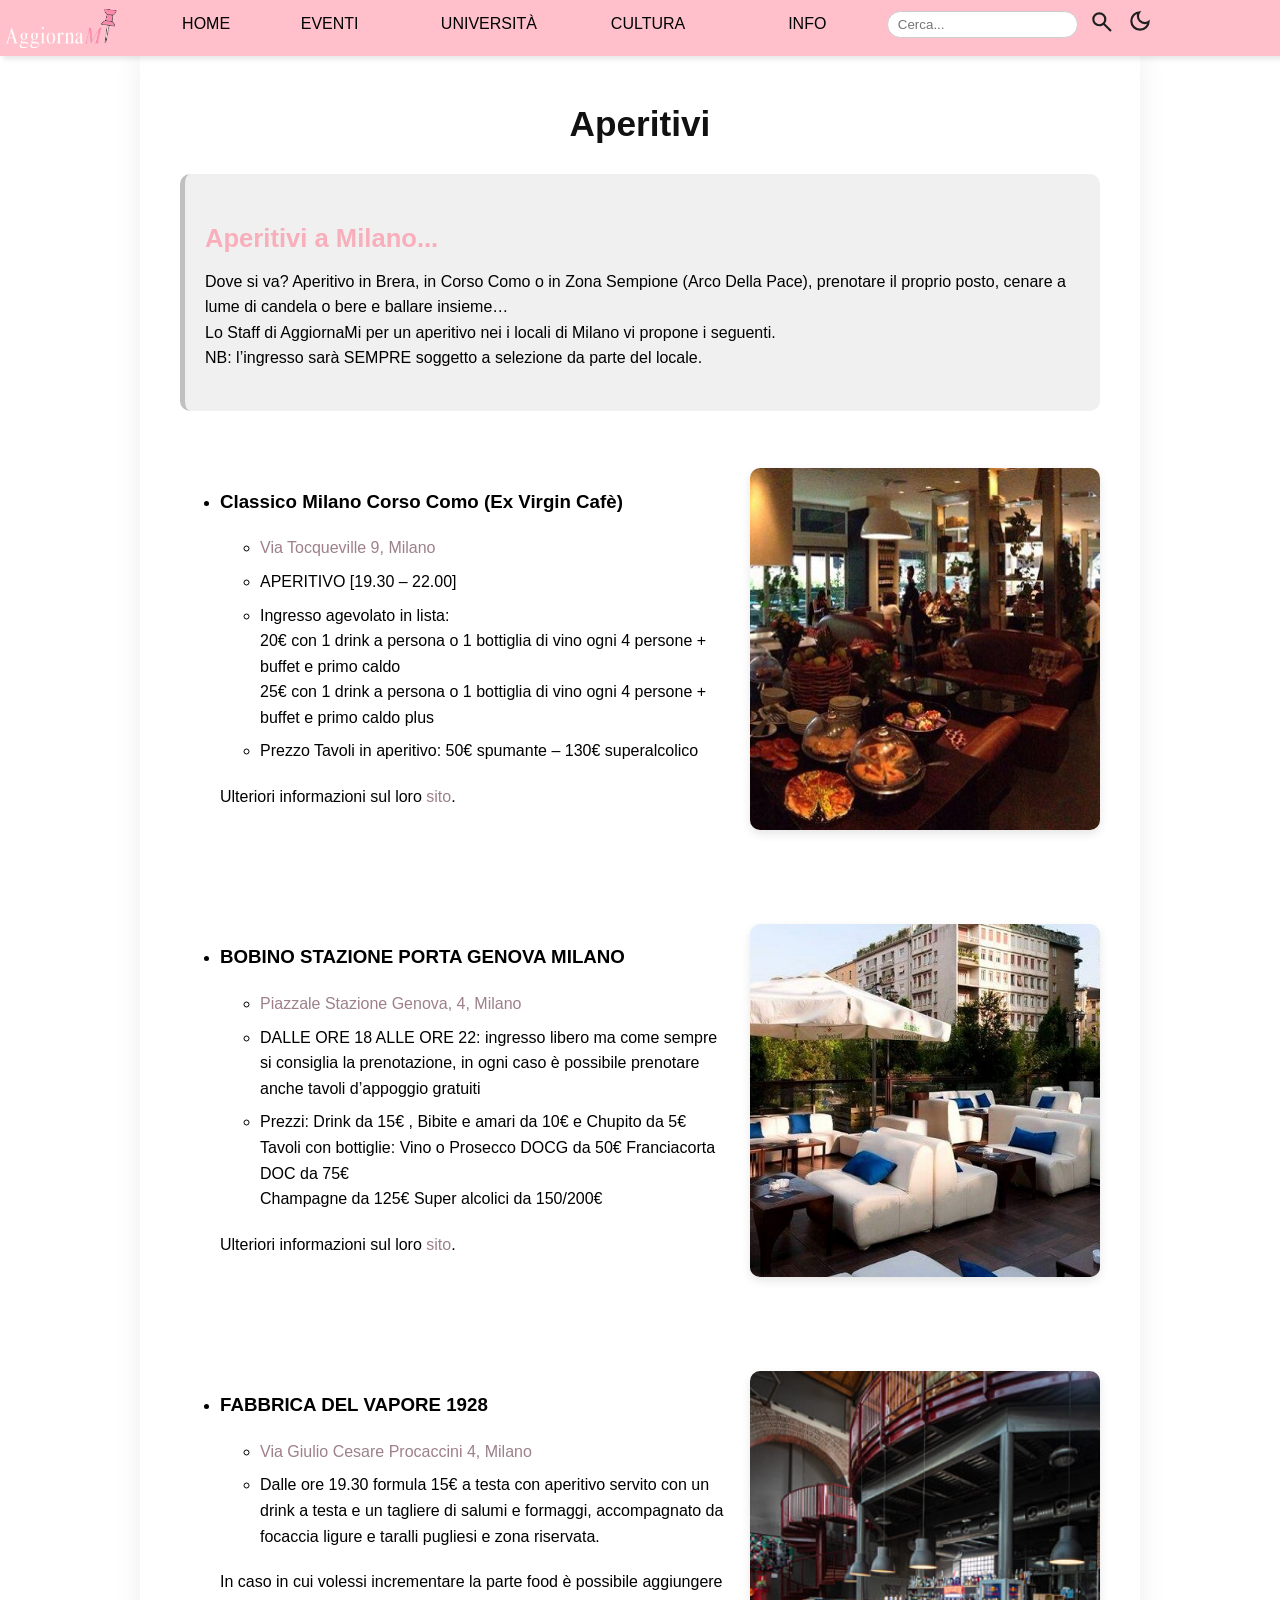
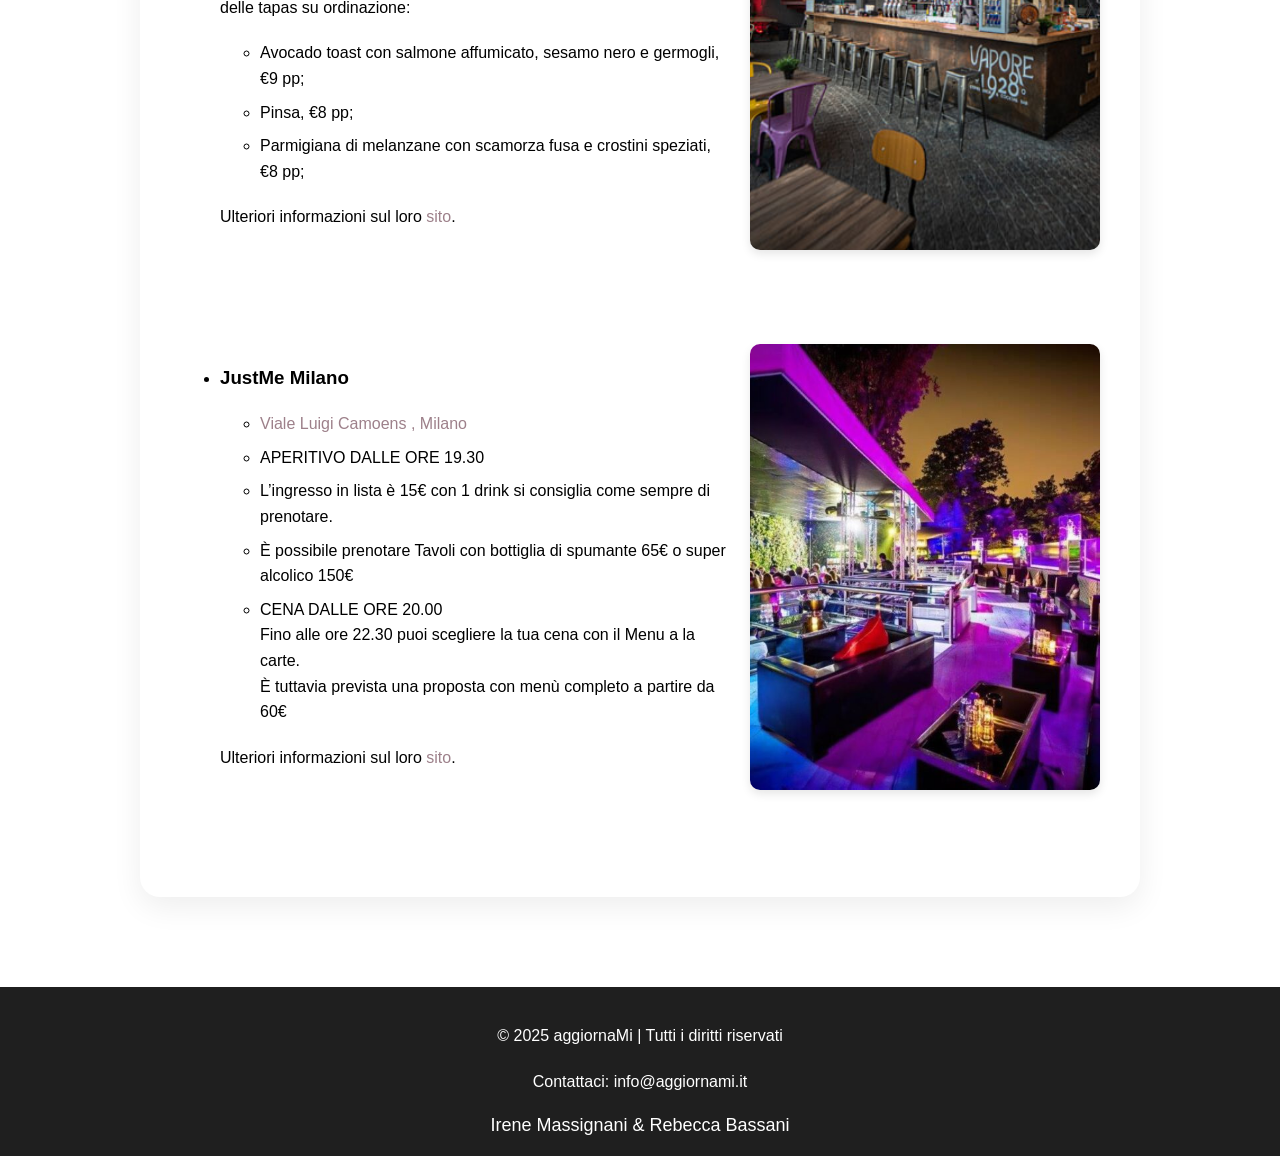
<file: eventi/aperitivi.html>
<!DOCTYPE html>
<html lang="it">
    <head>
        <title>Aperitivi</title>
        <meta charset="utf-8">
        <meta http-equiv="X-UA-Compatible" content="IE=edge"> <!--serve se il sito deve essere aperto da browser vecchi-->
        <meta name="viewport" content="width=device-width, initial-scale=1.0"> <!--ho tolto la barretta prima di chiudere la linea (penso non cambi)-->
        <!-- metadato della viewport con relative info x definire lo spazio visibile-->
        <link rel="stylesheet" href="../css/style.css"/>   
        <link rel="stylesheet" href="../css/style2.css"/> 
 </head>

        <body>

            <button onclick="scrollToTop()" class="scroll-top" id="scrollTopBtn">↑</button>
            <script src="../js/script.js"></script> <!-- collegamento a pagina Javascript-->
        
               <nav class="navbar">
                 <ul class="menu">
                    <li class="logo-container">
                         <img src="../images/logo.png" alt="Logo AggiornaMi" class="logo"></li>
                         <li><a href="../index.html">HOME</a></li> <!--da capire perchè le sottocategorie del menù non funzionano bene-->
                         <li class="hideOnMobile"><a href="#">EVENTI</a>
                         <ul class="submenu">
                          <li><a href="serate.html">Serate</a></li>
                          <li><a href="aperitivi.html">Aperitivi</a></li>
                          <li><a href="concerti.html">Concerti</a></li>
                          <li><a href="weeks.html">Le "Weeks"</a></li>
                          </ul>
                          </li>
                          <li class="hideOnMobile"><a href="#">UNIVERSITÀ</a>
                          <ul class="submenu">
                          <li><a href="../uni/studio.html">Luoghi studio</a></li>
                          <li><a href="serate.html">Serate universitarie</a></li>
                          <li><a href="../uni/gratis.html">Gratis</a></li>
                          </ul>
                          </li>
                          <li class="hideOnMobile"><a href="../others/cultura.html">CULTURA</a></li>
                          <li class="hideOnMobile"><a href="../others/info.html">INFO</a></li>
                          <li class="hideOnMobile">
                            <form class="search-form" action="../others/cerca.html" method="get">
                                <input type="text" placeholder="Cerca..." name="q" class="search-input">
                                <button type="submit" class="search-button">
                                  <svg xmlns="http://www.w3.org/2000/svg" height="26px" viewBox="0 -960 960 960" width="26px" fill="#1f1f1f"><path d="M784-120 532-372q-30 24-69 38t-83 14q-109 0-184.5-75.5T120-580q0-109 75.5-184.5T380-840q109 0 184.5 75.5T640-580q0 44-14 83t-38 69l252 252-56 56ZM380-400q75 0 127.5-52.5T560-580q0-75-52.5-127.5T380-760q-75 0-127.5 52.5T200-580q0 75 52.5 127.5T380-400Z"/></svg>
                                </button>
                            </form>
                        </li>
                        <li class="hideOnMobile">
                          <button id="themeToggle" class="theme-button" onclick="toggleTheme()" type="button">
                          <img id="themeIcon" src="../images/moon.svg" alt="Tema scuro/chiaro" width="26" height="26">
                          </button>
                          </li>
                          <li class="menu-button" onclick=showSidebar()><a href="#"><svg xmlns="http://www.w3.org/2000/svg" height="26px" viewBox="0 -960 960 960" width="26px" fill="#1f1f1f"><path d="M120-240v-80h720v80H120Zm0-200v-80h720v80H120Zm0-200v-80h720v80H120Z"/></svg></a></li>
                         </ul>

                      <ul class="sidebar">
                      <li onclick=hideSidebar()><a href="#"><svg xmlns="http://www.w3.org/2000/svg" height="26px" viewBox="0 -960 960 960" width="26px" fill="#1f1f1f"><path d="m256-200-56-56 224-224-224-224 56-56 224 224 224-224 56 56-224 224 224 224-56 56-224-224-224 224Z"/></svg></a></li>
                      <form class="search-form" action="../others/cerca.html" method="get">
                        <input type="text" placeholder="Cerca..." name="q" class="search-input">
                        <button type="submit" class="search-button">
                          <svg xmlns="http://www.w3.org/2000/svg" height="26px" viewBox="0 -960 960 960" width="26px" fill="#1f1f1f"><path d="M784-120 532-372q-30 24-69 38t-83 14q-109 0-184.5-75.5T120-580q0-109 75.5-184.5T380-840q109 0 184.5 75.5T640-580q0 44-14 83t-38 69l252 252-56 56ZM380-400q75 0 127.5-52.5T560-580q0-75-52.5-127.5T380-760q-75 0-127.5 52.5T200-580q0 75 52.5 127.5T380-400Z"/></svg>
                        </button>
                    </form>
                      <li class="sid"><a href="#">EVENTI</a>
                        <ul class="submenu2">
                          <li><a href="serate.html">Serate</a></li>
                          <li><a href="aperitivi.html">Aperitivi</a></li>
                          <li><a href="concerti.html">Concerti</a></li>
                          <li><a href="weeks.html">Le Weeks</a></li>
                          </ul>
                      </li>
                      <li class="sid"><a href="#">UNIVERSITÀ</a>
                        <ul class="submenu2">
                          <li><a href="../uni/studio.html">Studio</a></li>
                          <li><a href="serate.html">Serate universitarie</a></li>
                          <li><a href="../uni/gratis.html">Gratis</a></li>
                          </ul>
                      </li>
                      <li class="sid"><a href="../others/cultura.html">CULTURA</a></li>
                      <li class="sid"><a href="../others/info.html">INFO</a></li>
                      <button onclick="toggleTheme()" class="theme-toggle-mobile">
                          <img id="themeIconMobile" src="../images/moon.svg" alt="Tema" width="26" height="26">
                          </button>
                      </ul>
                </nav>

<main>

                <h1>Aperitivi</h1>
        <div class="info-box">
              <h2> Aperitivi a Milano...</h2>
              <p>Dove si va? Aperitivo in Brera, in Corso Como o in Zona Sempione (Arco Della Pace), prenotare il proprio posto, cenare a lume di candela o bere e ballare insieme… <br>
                Lo Staff di AggiornaMi per un aperitivo nei i locali di Milano vi propone i seguenti. <br>
                NB: l’ingresso sarà SEMPRE soggetto a selezione da parte del locale. </p>
        </div>

<section class="blocco-testo-immagine">
    <div class="testo">        
                <ul>
                    <li> <h3> Classico Milano Corso Como (Ex Virgin Cafè) </h3>
                    <ul> <li> <a href="http://www.google.com/maps/place/Via+Tocqueville+9%2C+Milano" target="_blank"> Via Tocqueville 9, Milano </a> </li>
                        <li> APERITIVO [19.30 – 22.00] </li>
                        <li>Ingresso agevolato in lista: <br>
                            20€ con 1 drink a persona o 1 bottiglia di vino ogni 4 persone + buffet e primo caldo <br>
                            25€ con 1 drink a persona o 1 bottiglia di vino ogni 4 persone + buffet e primo caldo plus </li>
                        <li> Prezzo Tavoli in aperitivo: 50€ spumante – 130€ superalcolico</li> 
                    </ul>
                    <p>Ulteriori informazioni sul loro <a href="http://www.classico.bio" target="_blank">sito</a>.</p>
                </ul>
    </div>
        <div class="immagine">
            <img src="../img/discoteca-classico-milano2.jpg" alt="Classico Milano">
        </div>
</section>

<section class="blocco-testo-immagine">
    <div class="testo">  
                <ul>
                    </li>
                    <li> <h3> BOBINO STAZIONE PORTA GENOVA MILANO</h3>
                        <ul> <li> <a href="http://www.google.com/maps/place/Piazzale+Stazione+Genova%2C+4%2C+Milano" target="_blank">Piazzale Stazione Genova, 4, Milano</a> </li>
                            <li> DALLE ORE 18 ALLE ORE 22: ingresso libero ma come sempre si consiglia la prenotazione, 
                                in ogni caso è possibile prenotare anche tavoli d’appoggio gratuiti</li>
                            <li>Prezzi: Drink da 15€ , Bibite e amari da 10€ e Chupito da 5€ <br>
                                Tavoli con bottiglie: Vino o Prosecco DOCG da 50€ Franciacorta DOC da 75€ <br>
                                Champagne da 125€ Super alcolici da 150/200€</li> 
                        </ul>
                        <p>Ulteriori informazioni sul loro <a href="https://bobino.it" target="_blank">sito</a>.</p>
                    </li>
                </ul> 
    </div>
        <div class="immagine">
            <img src="../img/Bobino-temporary-terrazza-esterna2-750x450.jpg" alt="Bobino">
        </div>
</section>   

<section class="blocco-testo-immagine">
    <div class="testo">  
                <ul>
                    <li> <h3> FABBRICA DEL VAPORE 1928 </h3>
                        <ul> <li> <a href="http://www.google.com/maps/place/Via+Giulio+Cesare+Procaccini+4%2C+milano" target="_blank">Via Giulio Cesare Procaccini 4, Milano </a> </li>
                            <li> Dalle ore 19.30 formula 15€ a testa con aperitivo servito con un drink a testa e un tagliere di salumi e formaggi, accompagnato da focaccia ligure e taralli pugliesi e zona riservata.</li>
                       </ul>
                       <p>In caso in cui volessi incrementare la parte food è possibile aggiungere delle tapas su ordinazione:</p>
                        <ul>
                            <li>Avocado toast con salmone affumicato, sesamo nero e germogli, €9 pp;</li>
                            <li>⁠Pinsa, €8 pp;</li>
                            <li>Parmigiana di melanzane con scamorza fusa e crostini speziati, €8 pp;</li>
                        </ul>        
                        <p>Ulteriori informazioni sul loro <a href="https://www.fabbricadelvapore.org" target="_blank">sito</a>.</p>
                </ul>     

    </div>
        <div class="immagine">
            <img src="../img/vapore1928-kk.jpg" alt="Fabbrica del vapore">
        </div>
</section> 
                
<section class="blocco-testo-immagine">
    <div class="testo">  
                <ul>
                    </li>
                    <li> <h3> JustMe Milano </h3>
                        <ul> <li> <a href="http://www.google.com/maps/place/viale+Luigi+camoens+%2C+milano" target="_blank">Viale Luigi Camoens , Milano</a> </li>
                            <li> APERITIVO DALLE ORE 19.30</li>
                            <li>L’ingresso in lista è 15€ con 1 drink si consiglia come sempre di prenotare.</li>
                            <li>È possibile prenotare Tavoli con bottiglia di spumante 65€ o super alcolico 150€</li>
                            <li>CENA DALLE ORE 20.00 <br>
                                Fino alle ore 22.30 puoi scegliere la tua cena con il Menu a la carte. <br>
                                È tuttavia prevista una proposta con menù completo a partire da 60€ </li>
                        </ul>
                    </li>
                    <p>Ulteriori informazioni sul loro <a href="https://justmemilano.com" target="_blank">sito</a>.</p>
                </ul>

    </div>
        <div class="immagine">
            <img src="../img/Garden-Justme-Milano--900x675.jpg" alt="JustMe Milano">
        </div>
</section> 

</main>


<footer>
    <p>&copy; <!--serve per il simbolino del copyright-->
      2025 aggiornaMi | Tutti i diritti riservati</p>
    <p>Contattaci: info@aggiornami.it</p>
    <a href="../others/autori.html" class="no-rosa">Irene Massignani & Rebecca Bassani</a>
  </footer>

             <script>
                function showSidebar(){
                  const sidebar = document.querySelector('.sidebar')
                  sidebar.style.display = 'flex'  
                } 
                function hideSidebar(){
                    const sidebar = document.querySelector('.sidebar')
                    sidebar.style.display = 'none'     
                }
               </script>


        </body>
</html>
</file>
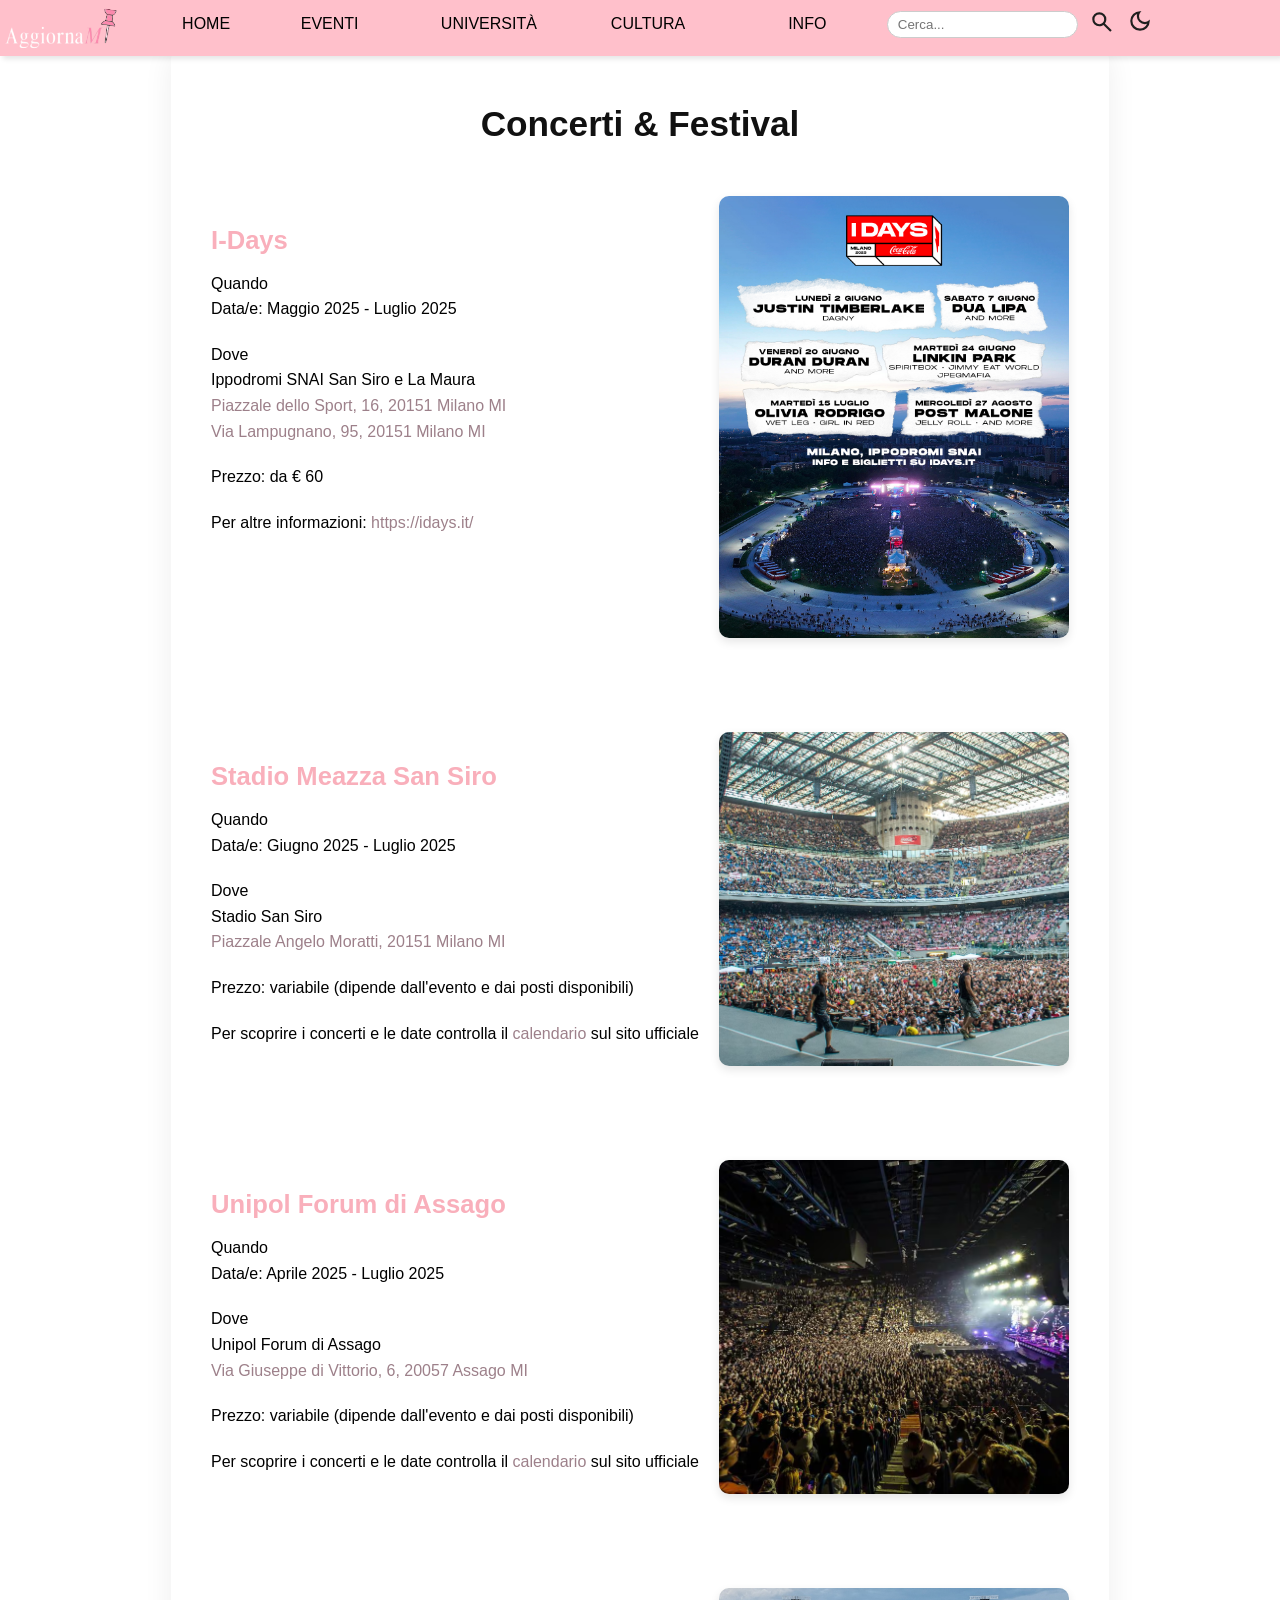
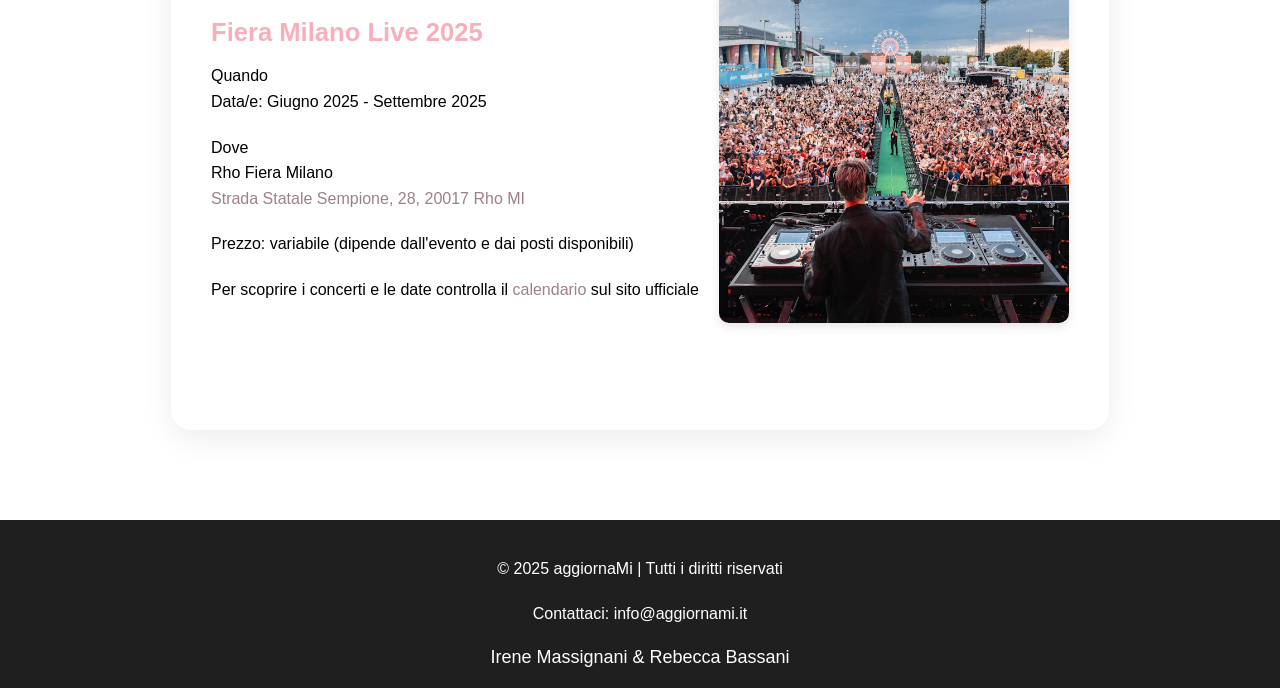
<file: eventi/concerti.html>
<!DOCTYPE html>
<html lang="it">
    <head>
        <title>Concerti & Festival</title>
        <meta charset="utf-8">
        <meta http-equiv="X-UA-Compatible" content="IE=edge"> <!--serve se il sito deve essere aperto da browser vecchi-->
        <meta name="viewport" content="width=device-width, initial-scale=1.0"> <!--ho tolto la barretta prima di chiudere la linea (penso non cambi)-->
        <!-- metadato della viewport con relative info x definire lo spazio visibile-->
        <link rel="stylesheet" href="../css/style.css"/>  
        <link rel="stylesheet" href="../css/style2.css"/>  
 </head>
        <body>
          <button onclick="scrollToTop()" class="scroll-top" id="scrollTopBtn">↑</button>
            <script src="../js/script.js"></script> <!-- collegamento a pagina Javascript-->
        
               <nav class="navbar">
                 <ul class="menu">
                  <li class="logo-container">
                         <img src="../images/logo.png" alt="Logo AggiornaMi" class="logo"></li>
                         <li><a href="../index.html">HOME</a></li>
                         <li class="hideOnMobile"><a href="#">EVENTI</a>
                         <ul class="submenu">
                          <li><a href="serate.html">Serate</a></li>
                          <li><a href="aperitivi.html">Aperitivi</a></li>
                          <li><a href="concerti.html">Concerti</a></li>
                          <li><a href="weeks.html">Le "Weeks"</a></li>
                          </ul>
                          </li>
                          <li class="hideOnMobile"><a href="#">UNIVERSITÀ</a>
                          <ul class="submenu">
                          <li><a href="../uni/studio.html">Luoghi studio</a></li>
                          <li><a href="serate.html">Serate universitarie</a></li>
                          <li><a href="../uni/gratis.html">Gratis</a></li>
                          </ul>
                          </li>
                          <li class="hideOnMobile"><a href="../others/cultura.html">CULTURA</a></li>
                          <li class="hideOnMobile"><a href="../others/info.html">INFO</a></li>
                          <li class="hideOnMobile">
                            <form class="search-form" action="../others/cerca.html" method="get">
                                <input type="text" placeholder="Cerca..." name="q" class="search-input">
                                <button type="submit" class="search-button">
                                  <img id="searchIcon" src="../images/cercas.svg" alt="Cerca" width="26" height="26">  
                                </button>
                            </form>
                        </li>
                        <li class="hideOnMobile">
                          <button id="themeToggle" class="theme-button" onclick="toggleTheme()" type="button">
                          <img id="themeIcon" src="../images/moon.svg" alt="Tema scuro/chiaro" width="26" height="26">
                          </button>
                          </li>
                          <li class="menu-button" onclick=showSidebar()><a href="#"><svg xmlns="http://www.w3.org/2000/svg" height="26px" viewBox="0 -960 960 960" width="26px" fill="#1f1f1f"><path d="M120-240v-80h720v80H120Zm0-200v-80h720v80H120Zm0-200v-80h720v80H120Z"/></svg></a></li>
                         </ul>

                      <ul class="sidebar">
                      <li onclick=hideSidebar()><a href="#"><svg xmlns="http://www.w3.org/2000/svg" height="26px" viewBox="0 -960 960 960" width="26px" fill="#1f1f1f"><path d="m256-200-56-56 224-224-224-224 56-56 224 224 224-224 56 56-224 224 224 224-56 56-224-224-224 224Z"/></svg></a></li>
                      <form class="search-form" action="../others/cerca.html" method="get">
                        <input type="text" placeholder="Cerca..." name="q" class="search-input">
                        <button type="submit" class="search-button">
                          <svg xmlns="http://www.w3.org/2000/svg" height="26px" viewBox="0 -960 960 960" width="26px" fill="#1f1f1f"><path d="M784-120 532-372q-30 24-69 38t-83 14q-109 0-184.5-75.5T120-580q0-109 75.5-184.5T380-840q109 0 184.5 75.5T640-580q0 44-14 83t-38 69l252 252-56 56ZM380-400q75 0 127.5-52.5T560-580q0-75-52.5-127.5T380-760q-75 0-127.5 52.5T200-580q0 75 52.5 127.5T380-400Z"/></svg>
                        </button>
                    </form>
                      <li class="sid"><a href="#">EVENTI</a>
                        <ul class="submenu2">
                          <li><a href="serate.html">Serate</a></li>
                          <li><a href="aperitivi.html">Aperitivi</a></li>
                          <li><a href="concerti.html">Concerti</a></li>
                          <li><a href="weeks.html">Le Weeks</a></li>
                          </ul>
                      </li>
                      <li class="sid"><a href="#">UNIVERSITÀ</a>
                        <ul class="submenu2">
                          <li><a href="../uni/studio.html">Luoghi studio</a></li>
                          <li><a href="serate.html">Serate universitarie</a></li>
                          <li><a href="../uni/gratis.html">Gratis</a></li>
                          </ul>
                      </li>
                      <li class="sid"><a href="../others/cultura.html">CULTURA</a></li>
                      <li class="sid"><a href="../others/info.html">INFO</a></li>
                      <button onclick="toggleTheme()" class="theme-toggle-mobile">
                          <img id="themeIconMobile" src="../images/moon.svg" alt="Tema" width="26" height="26">
                          </button>
                      </ul>
                </nav>

<main>

                <h1>Concerti & Festival</h1>
  
  <section class="blocco-testo-immagine">
    <div class="testo">
               
                <h2 id="parola1">I-Days</h2>
                <p>Quando <br>
                  Data/e: Maggio 2025 - Luglio 2025
                  </p>

                  <p> Dove <br>
                    Ippodromi SNAI San Siro e La Maura <br>
                    <a href="https://www.google.com/maps/place//data=!4m2!3m1!1s0x4786c1bd4f792dd7:0x9bfcbabad17bfec?sa=X&ved=1t:8290&ictx=111"
                    target="_blank">Piazzale dello Sport, 16, 20151 Milano MI</a>  <br>
                    <a href="https://www.google.com/maps/place//data=!4m2!3m1!1s0x4786c1c53cfb5a3f:0xe07ca9b946de736b?sa=X&ved=1t:8290&ictx=111"
                    target="_blank"> Via Lampugnano, 95, 20151 Milano MI </a>
                    </p>

                    <p>Prezzo: da € 60</p>

                    <p>Per altre informazioni: <a href="https://idays.it/"> https://idays.it/ </a>
                      </p>

    </div>
      <div class="immagine">
          <img src="../img/line_up_1080x1350_(1)-1743770946044.jpg" alt="I-Days">
      </div>
  </section>

  <section class="blocco-testo-immagine">
    <div class="testo">
                <h2>Stadio Meazza San Siro</h2>   
                <p>Quando <br>
                  Data/e: Giugno 2025 - Luglio 2025
                  </p>  
                  
                  <p>Dove <br>
                    Stadio San Siro <br>
                    <a href="https://www.google.com/maps/place//data=!4m2!3m1!1s0x4786c193fa23f19d:0x9c7d30c7aeff312?sa=X&ved=1t:8290&ictx=111"
                    target="_blank"> Piazzale Angelo Moratti, 20151 Milano MI </a>
                    </p>

                    <p>Prezzo: variabile (dipende dall'evento e dai posti disponibili) </p>

                    <p>Per scoprire i concerti e le date controlla il <a href="https://www.sansirostadium.com/live/I-grandi-concerti-di-San-Siro"
                      target="_blank">calendario</a> sul sito ufficiale</p>

    </div>
      <div class="immagine">
        <img src="../img/concerto-san-siro-vasco-rossi-2022.jpg.avif" alt="Assago Forum">
      </div>
  </section>

  <section class="blocco-testo-immagine">
    <div class="testo">
                <h2>Unipol Forum di Assago</h2> 
                <p>Quando <br>
                  Data/e: Aprile 2025 - Luglio 2025
                  </p>     

                  <p>Dove <br>
                    Unipol Forum di Assago <br>
                    <a href="https://www.google.com/maps/place//data=!4m2!3m1!1s0x4786c3087f24ab5d:0x6cbf33cb191a7f9b?sa=X&ved=1t:8290&ictx=111"
                    target="_blank"> Via Giuseppe di Vittorio, 6, 20057 Assago MI</a>
                    </p>

                    <p>Prezzo: variabile (dipende dall'evento e dai posti disponibili) </p>

                    <p>Per scoprire i concerti e le date controlla il <a href="https://www.unipolforum.it/it/"
                      target="_blank">calendario</a> sul sito ufficiale</p>

    </div>
      <div class="immagine">
        <img src="../img/large_foto-pinguini-tattici-nucleari-forum-8-aprile-2024-prandoni-09612.jpg.avif" alt="Assago Forum">
      </div>
  </section>

  <section class="blocco-testo-immagine">
    <div class="testo">
                <h2>Fiera Milano Live 2025</h2>  
                <p>Quando <br>
                  Data/e: Giugno 2025 - Settembre 2025
                  </p>    

                  <p>Dove <br>
                    Rho Fiera Milano <br>
                    
                   <a href="https://www.google.com/maps/place//data=!4m2!3m1!1s0x4786eadd7f316d8f:0x53b06f34dffa3b19?sa=X&ved=1t:8290&ictx=111"
                   target="_blank"> Strada Statale Sempione, 28, 20017 Rho MI </a>
                    </p>

                    <p>Prezzo: variabile (dipende dall'evento e dai posti disponibili) </p>

                    <p>Per scoprire i concerti e le date controlla il <a href="https://fieramilanolive.com/"
                      target="_blank">calendario</a> sul sito ufficiale</p>
    </div>
      <div class="immagine">
        <img src="../img/FML25-4.jpg" alt="Fiera Milano Live">
      </div>
  </section>
                
</main>      

<footer>
  <p>&copy; <!--serve per il simbolino del copyright-->
    2025 aggiornaMi | Tutti i diritti riservati</p>
  <p>Contattaci: info@aggiornami.it</p>
  <a href="../others/autori.html" class="no-rosa">Irene Massignani & Rebecca Bassani</a>
</footer>

             <script>
                function showSidebar(){
                  const sidebar = document.querySelector('.sidebar')
                  sidebar.style.display = 'flex'  
                } 
                function hideSidebar(){
                    const sidebar = document.querySelector('.sidebar')
                    sidebar.style.display = 'none'     
                }
               </script>


        </body>
</html>
</file>
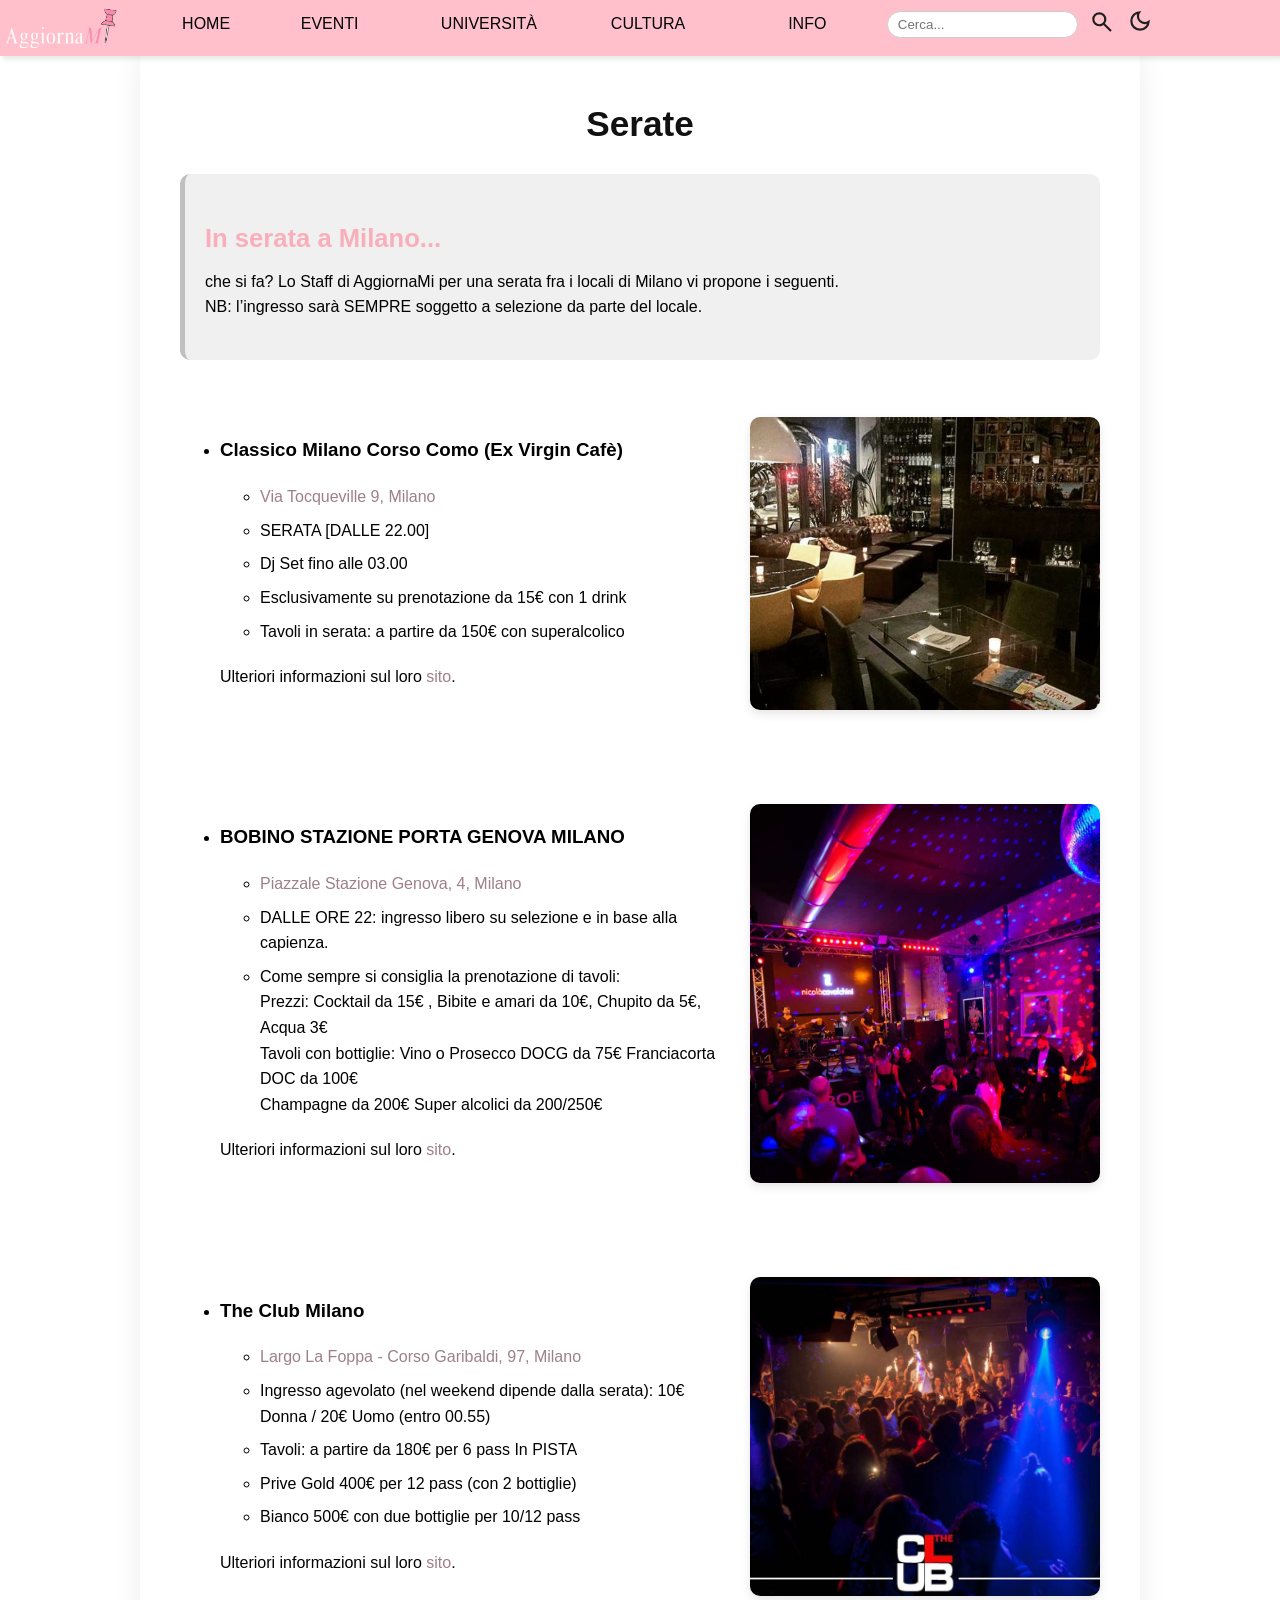
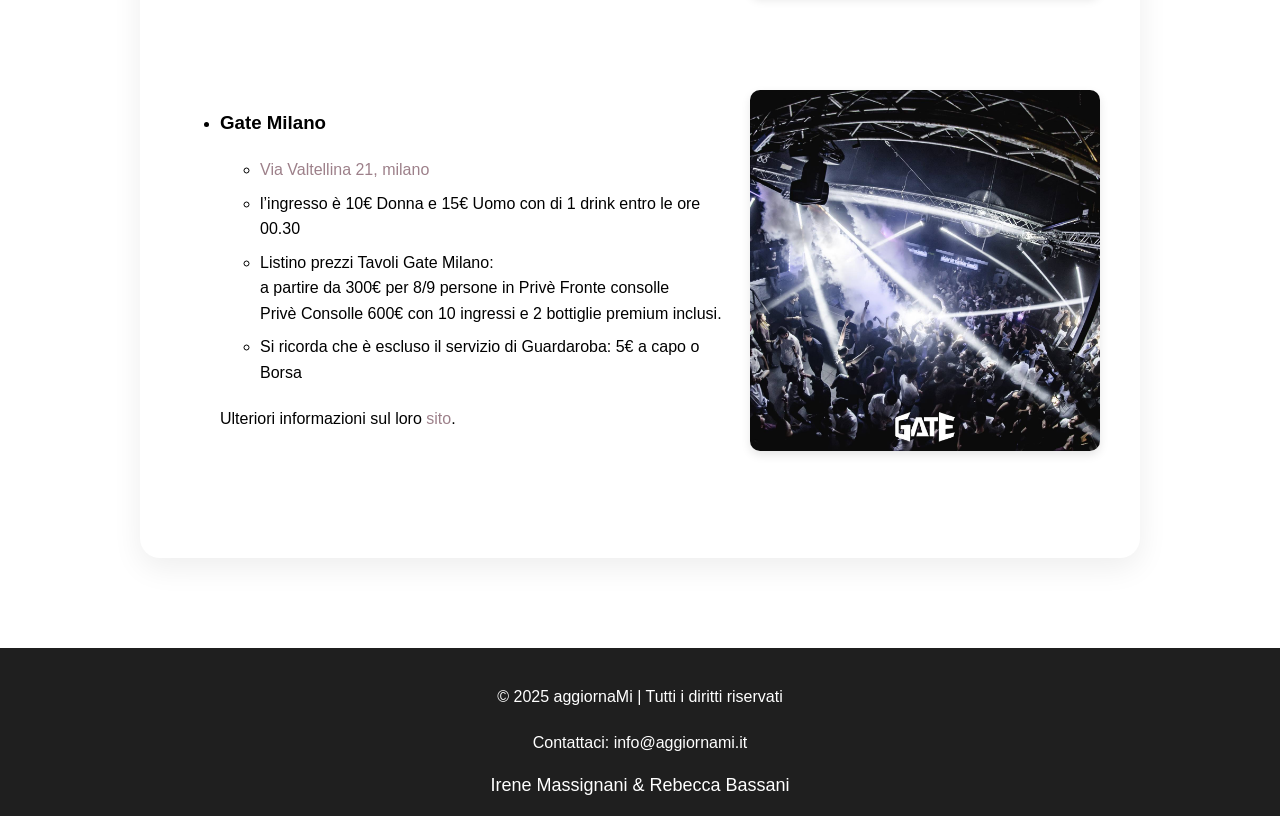
<file: eventi/serate.html>
<!DOCTYPE html>
<html lang="it">
    <head>
        <title>Serate</title>
        <meta charset="utf-8">
        <meta http-equiv="X-UA-Compatible" content="IE=edge"> <!--serve se il sito deve essere aperto da browser vecchi-->
        <meta name="viewport" content="width=device-width, initial-scale=1.0"> <!--ho tolto la barretta prima di chiudere la linea (penso non cambi)-->
        <!-- metadato della viewport con relative info x definire lo spazio visibile-->
        <link rel="stylesheet" href="../css/style.css"/>   
        <link rel="stylesheet" href="../css/style2.css"/> 
 </head>
        <body>
            <button onclick="scrollToTop()" class="scroll-top" id="scrollTopBtn">↑</button>
            <script src="../js/script.js"></script> <!-- collegamento a pagina Javascript-->
        
               <nav class="navbar">
                 <ul class="menu">
                    <li class="logo-container">
                         <img src="../images/logo.png" alt="Logo AggiornaMi" class="logo"></li>
                         <li><a href="../index.html">HOME</a></li>
                         <li class="hideOnMobile"><a href="#">EVENTI</a>
                         <ul class="submenu">
                          <li><a href="serate.html">Serate</a></li>
                          <li><a href="aperitivi.html">Aperitivi</a></li>
                          <li><a href="concerti.html">Concerti</a></li>
                          <li><a href="weeks.html">Le "Weeks"</a></li>
                          </ul>
                          </li>
                          <li class="hideOnMobile"><a href="#">UNIVERSITÀ</a>
                          <ul class="submenu">
                          <li><a href="../uni/studio.html">Luoghi studio</a></li>
                          <li><a href="serate.html">Serate universitarie</a></li>
                          <li><a href="../uni/gratis.html">Gratis</a></li>
                          </ul>
                          </li>
                          <li class="hideOnMobile"><a href="../others/cultura.html">CULTURA</a></li>
                          <li class="hideOnMobile"><a href="../others/info.html">INFO</a></li>
                          <li class="hideOnMobile">
                            <form class="search-form" action="../others/cerca.html" method="get">
                                <input type="text" placeholder="Cerca..." name="q" class="search-input">
                                <button type="submit" class="search-button">
                                  <img id="searchIcon" src="../images/cercas.svg" alt="Cerca" width="26" height="26">  
                                </button>
                            </form>
                        </li>
                        <li class="hideOnMobile">
                          <button id="themeToggle" class="theme-button" onclick="toggleTheme()" type="button">
                          <img id="themeIcon" src="../images/moon.svg" alt="Tema scuro/chiaro" width="26" height="26">
                          </button>
                          </li>
                          <li class="menu-button" onclick=showSidebar()><a href="#"><svg xmlns="http://www.w3.org/2000/svg" height="26px" viewBox="0 -960 960 960" width="26px" fill="#1f1f1f"><path d="M120-240v-80h720v80H120Zm0-200v-80h720v80H120Zm0-200v-80h720v80H120Z"/></svg></a></li>
                         </ul>

                      <ul class="sidebar">
                      <li onclick=hideSidebar()><a href="#"><svg xmlns="http://www.w3.org/2000/svg" height="26px" viewBox="0 -960 960 960" width="26px" fill="#1f1f1f"><path d="m256-200-56-56 224-224-224-224 56-56 224 224 224-224 56 56-224 224 224 224-56 56-224-224-224 224Z"/></svg></a></li>
                      <form class="search-form" action="../others/cerca.html" method="get">
                        <input type="text" placeholder="Cerca..." name="q" class="search-input">
                        <button type="submit" class="search-button">
                          <svg xmlns="http://www.w3.org/2000/svg" height="26px" viewBox="0 -960 960 960" width="26px" fill="#1f1f1f"><path d="M784-120 532-372q-30 24-69 38t-83 14q-109 0-184.5-75.5T120-580q0-109 75.5-184.5T380-840q109 0 184.5 75.5T640-580q0 44-14 83t-38 69l252 252-56 56ZM380-400q75 0 127.5-52.5T560-580q0-75-52.5-127.5T380-760q-75 0-127.5 52.5T200-580q0 75 52.5 127.5T380-400Z"/></svg>
                        </button>
                    </form>
                      <li class="sid"><a href="#">EVENTI</a>
                        <ul class="submenu2">
                          <li><a href="serate.html">Serate</a></li>
                          <li><a href="aperitivi.html">Aperitivi</a></li>
                          <li><a href="concerti.html">Concerti</a></li>
                          <li><a href="weeks.html">Le Weeks</a></li>
                          </ul>
                      </li>
                      <li class="sid"><a href="#">UNIVERSITÀ</a>
                        <ul class="submenu2">
                          <li><a href="../uni/studio.html">Luoghi studio</a></li>
                          <li><a href="serate.html">Serate universitarie</a></li>
                          <li><a href="../uni/gratis.html">Gratis</a></li>
                          </ul>
                      </li>
                      <li class="sid"><a href="../others/cultura.html">CULTURA</a></li>
                      <li class="sid"><a href="../others/info.html">INFO</a></li>
                      <button onclick="toggleTheme()" class="theme-toggle-mobile">
                          <img id="themeIconMobile" src="../images/moon.svg" alt="Tema" width="26" height="26">
                          </button>
                      </ul>
                </nav>

<main>

              <h1 id="parola5">Serate</h1>
              
              <div class="info-box">
              <h2> In serata a Milano...</h2>
              <p>che si fa? Lo Staff di AggiornaMi per una serata fra i locali di Milano vi propone i seguenti. <br>
                NB: l’ingresso sarà SEMPRE soggetto a selezione da parte del locale. </p>
              </div>

<section class="blocco-testo-immagine">
    <div class="testo">
                <ul>
                    <li> <h3> Classico Milano Corso Como (Ex Virgin Cafè) </h3>
                    <ul> <li> <a href="http://www.google.com/maps/place/Via+Tocqueville+9%2C+Milano" target="_blank"> Via Tocqueville 9, Milano </a> </li>
                        <li> SERATA [DALLE 22.00] </li>
                        <li>Dj Set fino alle 03.00 </li>
                        <li>Esclusivamente su prenotazione da 15€ con 1 drink </li>
                        <li> Tavoli in serata: a partire da 150€ con superalcolico</li> 
                    </ul>
                    <p>Ulteriori informazioni sul loro <a href="http://www.classico.bio" target="_blank">sito</a>.</p>
                    </li>
                </ul>
    </div>
        <div class="immagine">
            <img src="../img/classico1-842x474.jpg" alt="Classico Milano">
        </div>
</section>

<section class="blocco-testo-immagine">
    <div class="testo">
                <ul>
                    <li> <h3> BOBINO STAZIONE PORTA GENOVA MILANO</h3>
                        <ul> <li> <a href="http://www.google.com/maps/place/Piazzale+Stazione+Genova%2C+4%2C+Milano" target="_blank">Piazzale Stazione Genova, 4, Milano</a> </li>
                            <li> DALLE ORE 22: ingresso libero su selezione e in base alla capienza.</li>
                            <li>Come sempre si consiglia la prenotazione di tavoli: <br>
                                Prezzi: Cocktail da 15€ , Bibite e amari da 10€, Chupito da 5€, Acqua 3€ <br>
                                Tavoli con bottiglie: Vino o Prosecco DOCG da 75€ Franciacorta DOC da 100€ <br>
                                Champagne da 200€ Super alcolici da 200/250€</li> 
                        </ul>
                        <p>Ulteriori informazioni sul loro <a href="https://bobino.it" target="_blank">sito</a>.</p>
                    </li>
                </ul>
    </div>
        <div class="immagine">
            <img src="../img/bobino-milano-2.jpg" alt="Bobino">
        </div>
</section>
                 
<section class="blocco-testo-immagine">
    <div class="testo"> 
                <ul>
                    <li> <h3> The Club Milano</h3>
                        <ul> <li> <a href="http://www.google.com/maps/place/Largo+La+Foppa+-+Corso+Garibaldi%2C+97%2C+Milano" target="_blank">Largo La Foppa - Corso Garibaldi, 97, Milano</a> </li>
                            <li> Ingresso agevolato (nel weekend dipende dalla serata): 10€ Donna / 20€ Uomo (entro 00.55) </li>
                            <li>Tavoli: a partire da 180€ per 6 pass In PISTA</li>
                            <li>Prive Gold 400€ per 12 pass (con 2 bottiglie)</li>
                            <li> Bianco 500€ con due bottiglie per 10/12 pass</li> 
                        </ul>
                        <p>Ulteriori informazioni sul loro <a href="http://www.theclubmilano.com" target="_blank">sito</a>.</p>
                    </li>
                </ul>
    </div>
        <div class="immagine">
            <img src="../img/The_club_Milano_discoteca.jpg" alt="The Club">
        </div>
</section>

<section class="blocco-testo-immagine">
    <div class="testo">
                <ul>
                    <li> <h3> Gate Milano </h3>
                        <ul> <li> <a href="http://www.google.com/maps/place/via+Valtellina+21%2C+milano" target="_blank">Via Valtellina 21, milano</a> </li>
                            <li> l’ingresso è 10€ Donna e 15€ Uomo con di 1 drink entro le ore 00.30 </li>
                            <li>Listino prezzi Tavoli Gate Milano: <br>
                                a partire da 300€ per 8/9 persone in Privè Fronte consolle <br>
                                Privè Consolle 600€ con 10 ingressi e 2 bottiglie premium inclusi.</li>
                            <li>Si ricorda che è escluso il servizio di Guardaroba: 5€ a capo o Borsa</li>
                        </ul>
                    </li>
                    <p>Ulteriori informazioni sul loro <a href="https://www.gatemilano.it" target="_blank">sito</a>.</p>
                </ul>
    </div>
        <div class="immagine">
            <img src="../img/Gate-MIlano.jpg" alt="Gate Milano">
        </div>
    </section>

</main>

<footer>
    <p>&copy; <!--serve per il simbolino del copyright-->
      2025 aggiornaMi | Tutti i diritti riservati</p>
    <p>Contattaci: info@aggiornami.it</p>
    <a href="../others/autori.html" class="no-rosa">Irene Massignani & Rebecca Bassani</a>
  </footer>

             <script>
                function showSidebar(){
                  const sidebar = document.querySelector('.sidebar')
                  sidebar.style.display = 'flex'  
                } 
                function hideSidebar(){
                    const sidebar = document.querySelector('.sidebar')
                    sidebar.style.display = 'none'     
                }
               </script>


        </body>
</html>
</file>
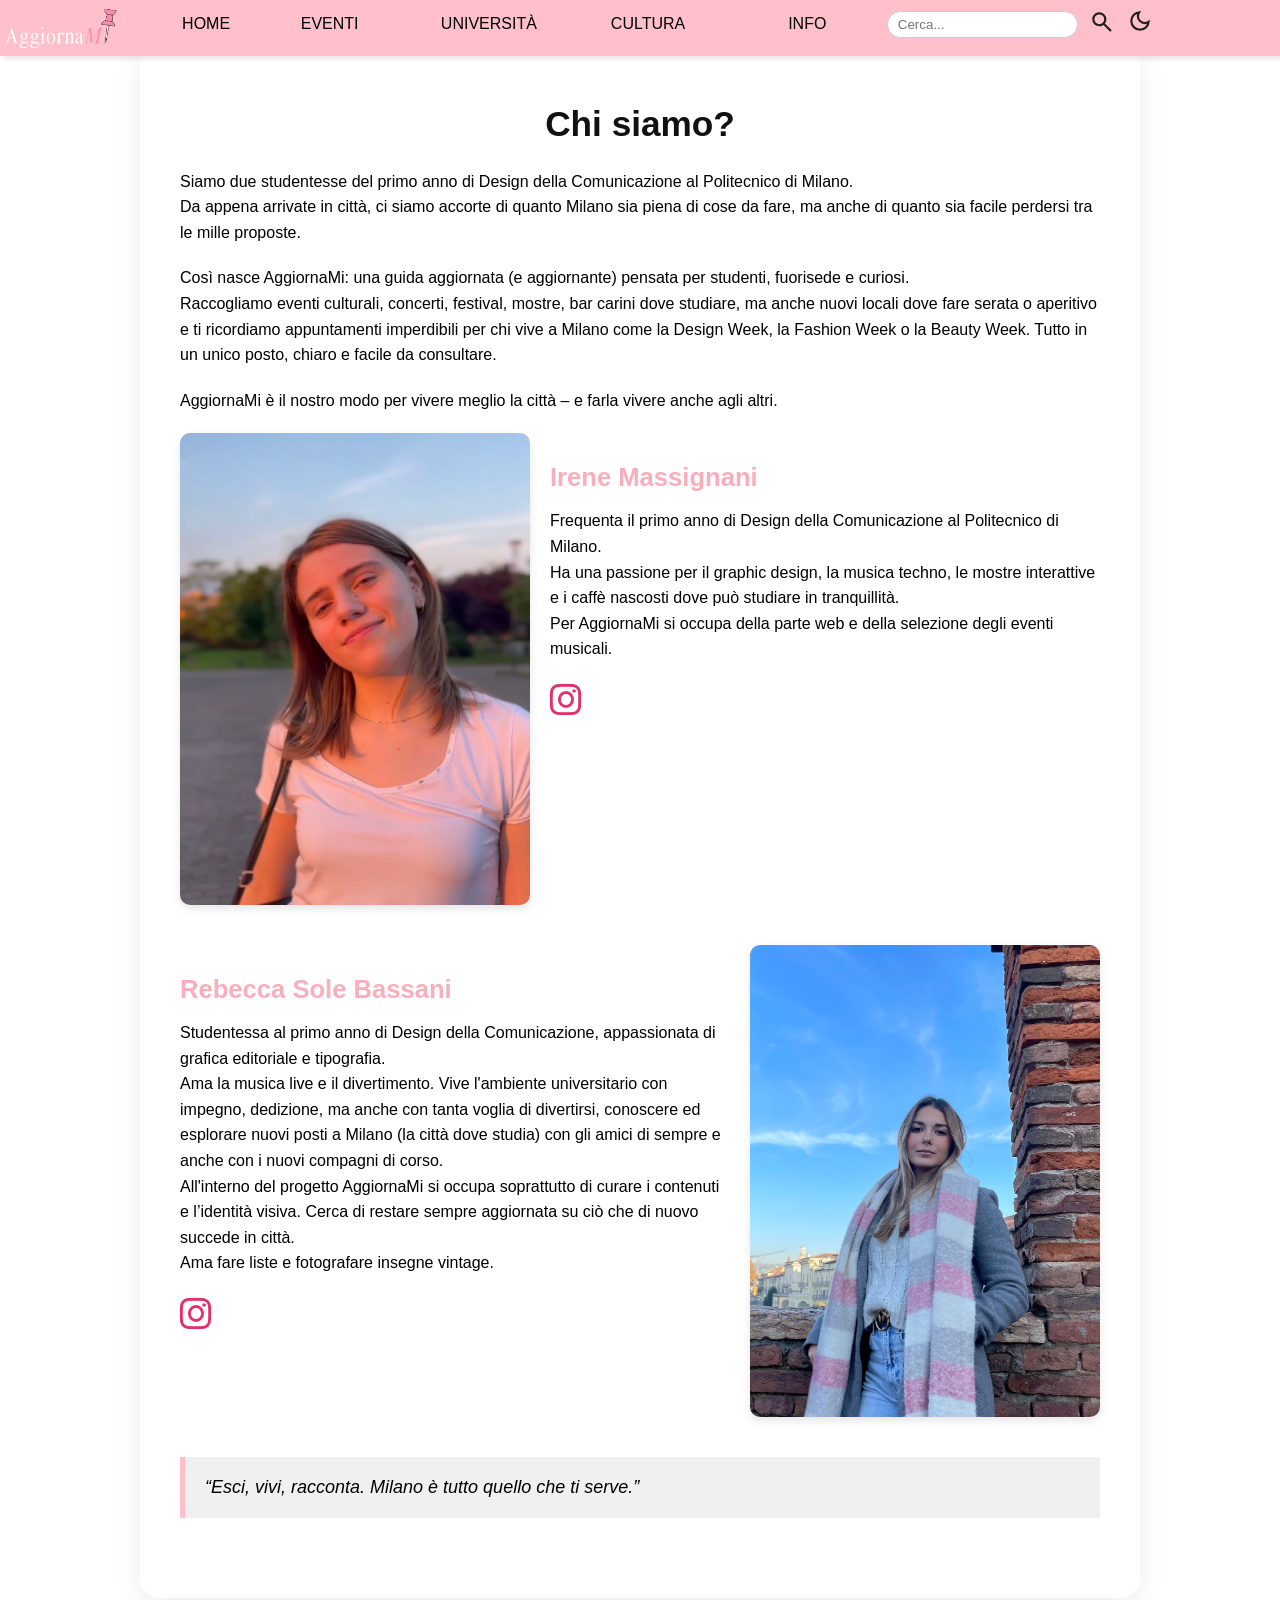
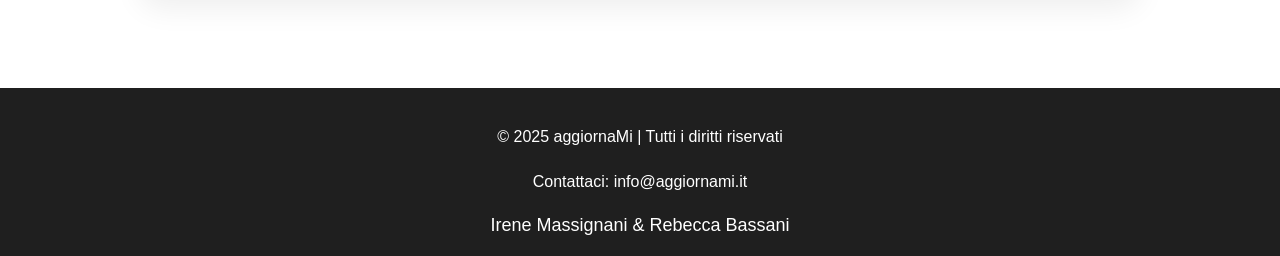
<file: others/autori.html>
<!DOCTYPE html>
<html lang="it">
    <head>
        <title>Chi siamo</title>
        <meta charset="utf-8">
        <meta http-equiv="X-UA-Compatible" content="IE=edge"> <!--serve se il sito deve essere aperto da browser vecchi-->
        <meta name="viewport" content="width=device-width, initial-scale=1.0"> <!--ho tolto la barretta prima di chiudere la linea (penso non cambi)-->
        <!-- metadato della viewport con relative info x definire lo spazio visibile-->
        <link rel="stylesheet" href="../css/style.css"/>  
        <link rel="stylesheet" href="../css/style2.css"/>  
        <link rel="stylesheet" href="https://cdnjs.cloudflare.com/ajax/libs/font-awesome/6.5.0/css/all.min.css"> <!-- link a Font Awesom per icone IG -->
 </head>
        <body>
            <button onclick="scrollToTop()" class="scroll-top" id="scrollTopBtn">↑</button>
            <script src="../js/script.js"></script> <!-- collegamento a pagina Javascript-->
        
               <nav class="navbar">
                 <ul class="menu">
                  <li class="logo-container">
                         <img src="../images/logo.png" alt="Logo AggiornaMi" class="logo"></li>
                         <li><a href="../index.html">HOME</a></li> <!--da capire perchè le sottocategorie del menù non funzionano bene-->
                         <li class="hideOnMobile"><a href="#">EVENTI</a>
                         <ul class="submenu">
                          <li><a href="../eventi/serate.html">Serate</a></li>
                          <li><a href="../eventi/aperitivi.html">Aperitivi</a></li>
                          <li><a href="../eventi/concerti.html">Concerti</a></li>
                          <li><a href="../eventi/weeks.html">Le "Weeks"</a></li>
                          </ul>
                          </li>
                          <li class="hideOnMobile"><a href="#">UNIVERSITÀ</a>
                          <ul class="submenu">
                          <li><a href="../uni/studio.html">Luoghi studio</a></li>
                          <li><a href="../eventi/serate.html">Serate universitarie</a></li>
                          <li><a href="../uni/gratis.html">Gratis</a></li>
                          </ul>
                          </li>
                          <li class="hideOnMobile"><a href="../others/cultura.html">CULTURA</a></li>
                          <li class="hideOnMobile"><a href="../others/info.html">INFO</a></li>
                          <li class="hideOnMobile">
                            <form class="search-form" action="../others/cerca.html" method="get">
                                <input type="text" placeholder="Cerca..." name="q" class="search-input">
                                <button type="submit" class="search-button">
                                  <img id="searchIcon" src="../images/cercas.svg" alt="Cerca" width="26" height="26">  
                                </button>
                            </form>
                        </li>
                        <li class="hideOnMobile">
                          <button id="themeToggle" class="theme-button" onclick="toggleTheme()" type="button">
                          <img id="themeIcon" src="../images/moon.svg" alt="Tema scuro/chiaro" width="26" height="26">
                          </button>
                          </li>
                          <li class="menu-button" onclick=showSidebar()><a href="#"><svg xmlns="http://www.w3.org/2000/svg" height="26px" viewBox="0 -960 960 960" width="26px" fill="#1f1f1f"><path d="M120-240v-80h720v80H120Zm0-200v-80h720v80H120Zm0-200v-80h720v80H120Z"/></svg></a></li>
                         </ul>

                      <ul class="sidebar">
                      <li onclick=hideSidebar()><a href="#"><svg xmlns="http://www.w3.org/2000/svg" height="26px" viewBox="0 -960 960 960" width="26px" fill="#1f1f1f"><path d="m256-200-56-56 224-224-224-224 56-56 224 224 224-224 56 56-224 224 224 224-56 56-224-224-224 224Z"/></svg></a></li>
                      <form class="search-form" action="../others/cerca.html" method="get">
                        <input type="text" placeholder="Cerca..." name="q" class="search-input">
                        <button type="submit" class="search-button">
                          <svg xmlns="http://www.w3.org/2000/svg" height="26px" viewBox="0 -960 960 960" width="26px" fill="#1f1f1f"><path d="M784-120 532-372q-30 24-69 38t-83 14q-109 0-184.5-75.5T120-580q0-109 75.5-184.5T380-840q109 0 184.5 75.5T640-580q0 44-14 83t-38 69l252 252-56 56ZM380-400q75 0 127.5-52.5T560-580q0-75-52.5-127.5T380-760q-75 0-127.5 52.5T200-580q0 75 52.5 127.5T380-400Z"/></svg>
                        </button>
                    </form>
                      <li class="sid"><a href="#">EVENTI</a>
                        <ul class="submenu2">
                          <li><a href="../eventi/serate.html">Serate</a></li>
                          <li><a href="../eventi/aperitivi.html">Aperitivi</a></li>
                          <li><a href="../eventi/concerti.html">Concerti</a></li>
                          <li><a href="../eventi/weeks.html">Le Weeks</a></li>
                          </ul>
                      </li>
                      <li class="sid"><a href="#">UNIVERSITÀ</a>
                        <ul class="submenu2">
                          <li><a href="../uni/studio.html">Studio</a></li>
                          <li><a href="../eventi/serate.html">Serate universitarie</a></li>
                          <li><a href="../uni/gratis.html">Gratis</a></li>
                          </ul>
                      </li>
                      <li class="sid"><a href="../others/cultura.html">CULTURA</a></li>
                      <li class="sid"><a href="../others/info.html">INFO</a></li>
                      <button onclick="toggleTheme()" class="theme-toggle-mobile">
                          <img id="themeIconMobile" src="../images/moon.svg" alt="Tema" width="26" height="26">
                          </button>
                      </ul>
                </nav>

<main>
    <h1>Chi siamo?</h1>
    <p>Siamo due studentesse del primo anno di Design della Comunicazione al Politecnico di Milano. <br>
        Da appena arrivate in città, ci siamo accorte di quanto Milano sia piena di cose da fare, ma anche di quanto sia facile perdersi tra le mille proposte. </p>
        
    <p>Così nasce AggiornaMi: una guida aggiornata (e aggiornante) pensata per studenti, fuorisede e curiosi. <br>
        Raccogliamo eventi culturali, concerti, festival, mostre, bar carini dove studiare, ma anche nuovi locali dove fare serata o aperitivo e ti ricordiamo appuntamenti imperdibili per chi vive a Milano 
        come la Design Week, la Fashion Week o la Beauty Week. Tutto in un unico posto, chiaro e facile da consultare. </p> 
        
    <p>AggiornaMi è il nostro modo per vivere meglio la città – e farla vivere anche agli altri.</p>

    <div class="blocco-testo-immagine">
  <div class="immagine">
    <img src="../img/ire.jpg" alt="Foto Irene Massignani">
  </div>
  <div class="testo">
    <h2>Irene Massignani</h2> 
    <p>
      Frequenta il primo anno di Design della Comunicazione al Politecnico di Milano. <br>
      Ha una passione per il graphic design, la musica techno, le mostre interattive e i caffè nascosti dove può studiare in tranquillità. <br>
      Per AggiornaMi si occupa della parte web e della selezione degli eventi musicali.
    </p>
    <a href="https://www.instagram.com/ireneemassignani/" target="_blank" aria-label="Instagram">
      <i class="fab fa-instagram fa-2x"></i> 
      <!-- <i> è il tag usato da Font Awesome per le icone
            class="fab" sta per "Font Awesome Brand": indica che è un'icona di un marchio
            fa-instagram è l’icona specifica di Instagram
            fa-2x rende l’icona più grande del normale (2 volte)-->
    </a>
  </div>
</div>

<div class="blocco-testo-immagine">
  <div class="testo">
    <h2>Rebecca Sole Bassani</h2>
    <p> Studentessa al primo anno di Design della Comunicazione, appassionata di grafica editoriale e tipografia. <br>
        Ama la musica live e il divertimento. Vive l'ambiente universitario con impegno, dedizione, ma anche con tanta voglia 
        di divertirsi, conoscere ed esplorare nuovi posti a Milano (la città dove studia) con gli amici di sempre e anche con i nuovi compagni di corso. <br>
        All'interno del progetto AggiornaMi si occupa soprattutto di curare i contenuti e l’identità visiva. Cerca di restare sempre aggiornata su 
        ciò che di nuovo succede in città. <br>
        Ama fare liste e fotografare insegne vintage.</p>
        <a href="https://www.instagram.com/rebecca_solee/" target="_blank" aria-label="Instagram">
            <i class="fab fa-instagram fa-2x"></i>
          </a>
    </div>  
    <div class="immagine">
    <img src="../img/reb.jpg" alt="Foto Rebecca Bassani">
  </div>
</div>        

          <blockquote class="quote">
            “Esci, vivi, racconta. Milano è tutto quello che ti serve.” 
          </blockquote>       
          
</main>


<footer>
  <p>&copy; <!--serve per il simbolino del copyright-->
    2025 aggiornaMi | Tutti i diritti riservati</p>
  <p>Contattaci: info@aggiornami.it</p>
  <a href="autori.html" class="no-rosa">Irene Massignani & Rebecca Bassani</a>
</footer>

             <script>
                function showSidebar(){
                  const sidebar = document.querySelector('.sidebar')
                  sidebar.style.display = 'flex'  
                } 
                function hideSidebar(){
                    const sidebar = document.querySelector('.sidebar')
                    sidebar.style.display = 'none'     
                }
               </script>


        </body>
</html>
</file>
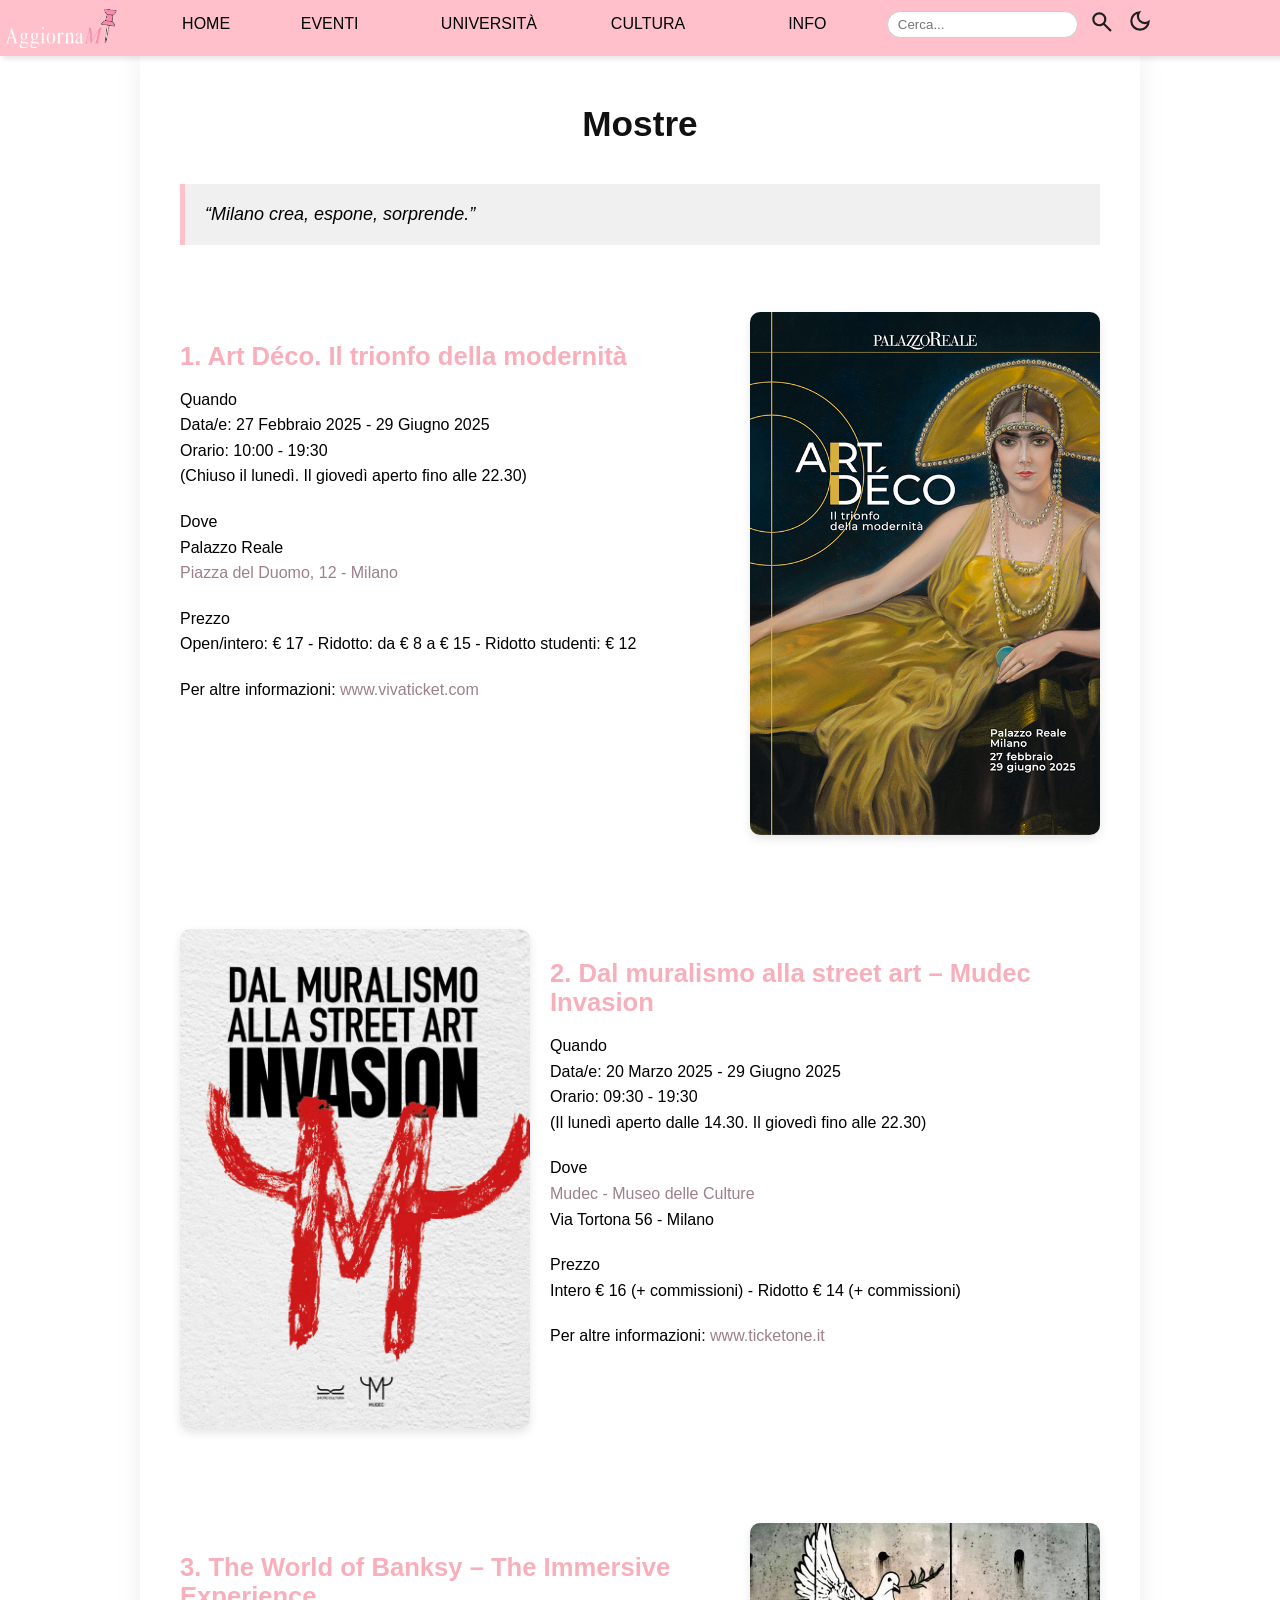
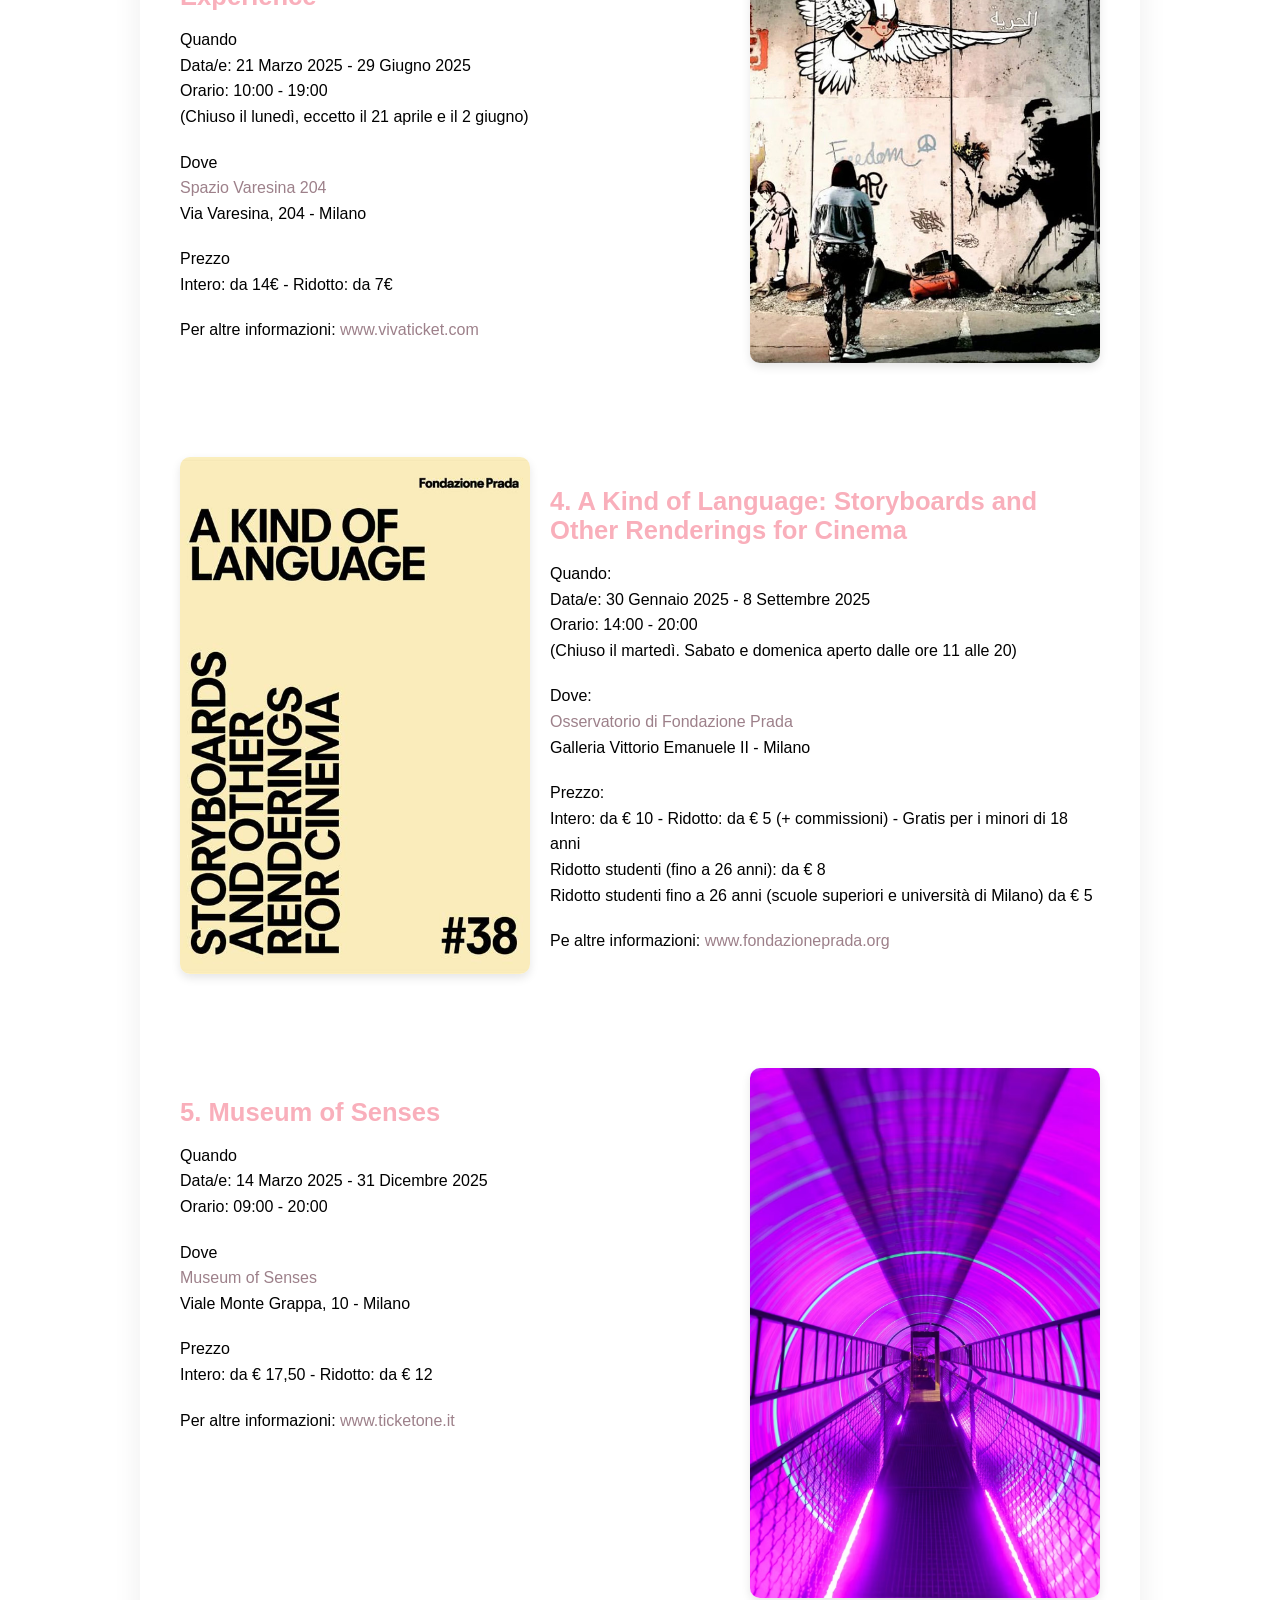
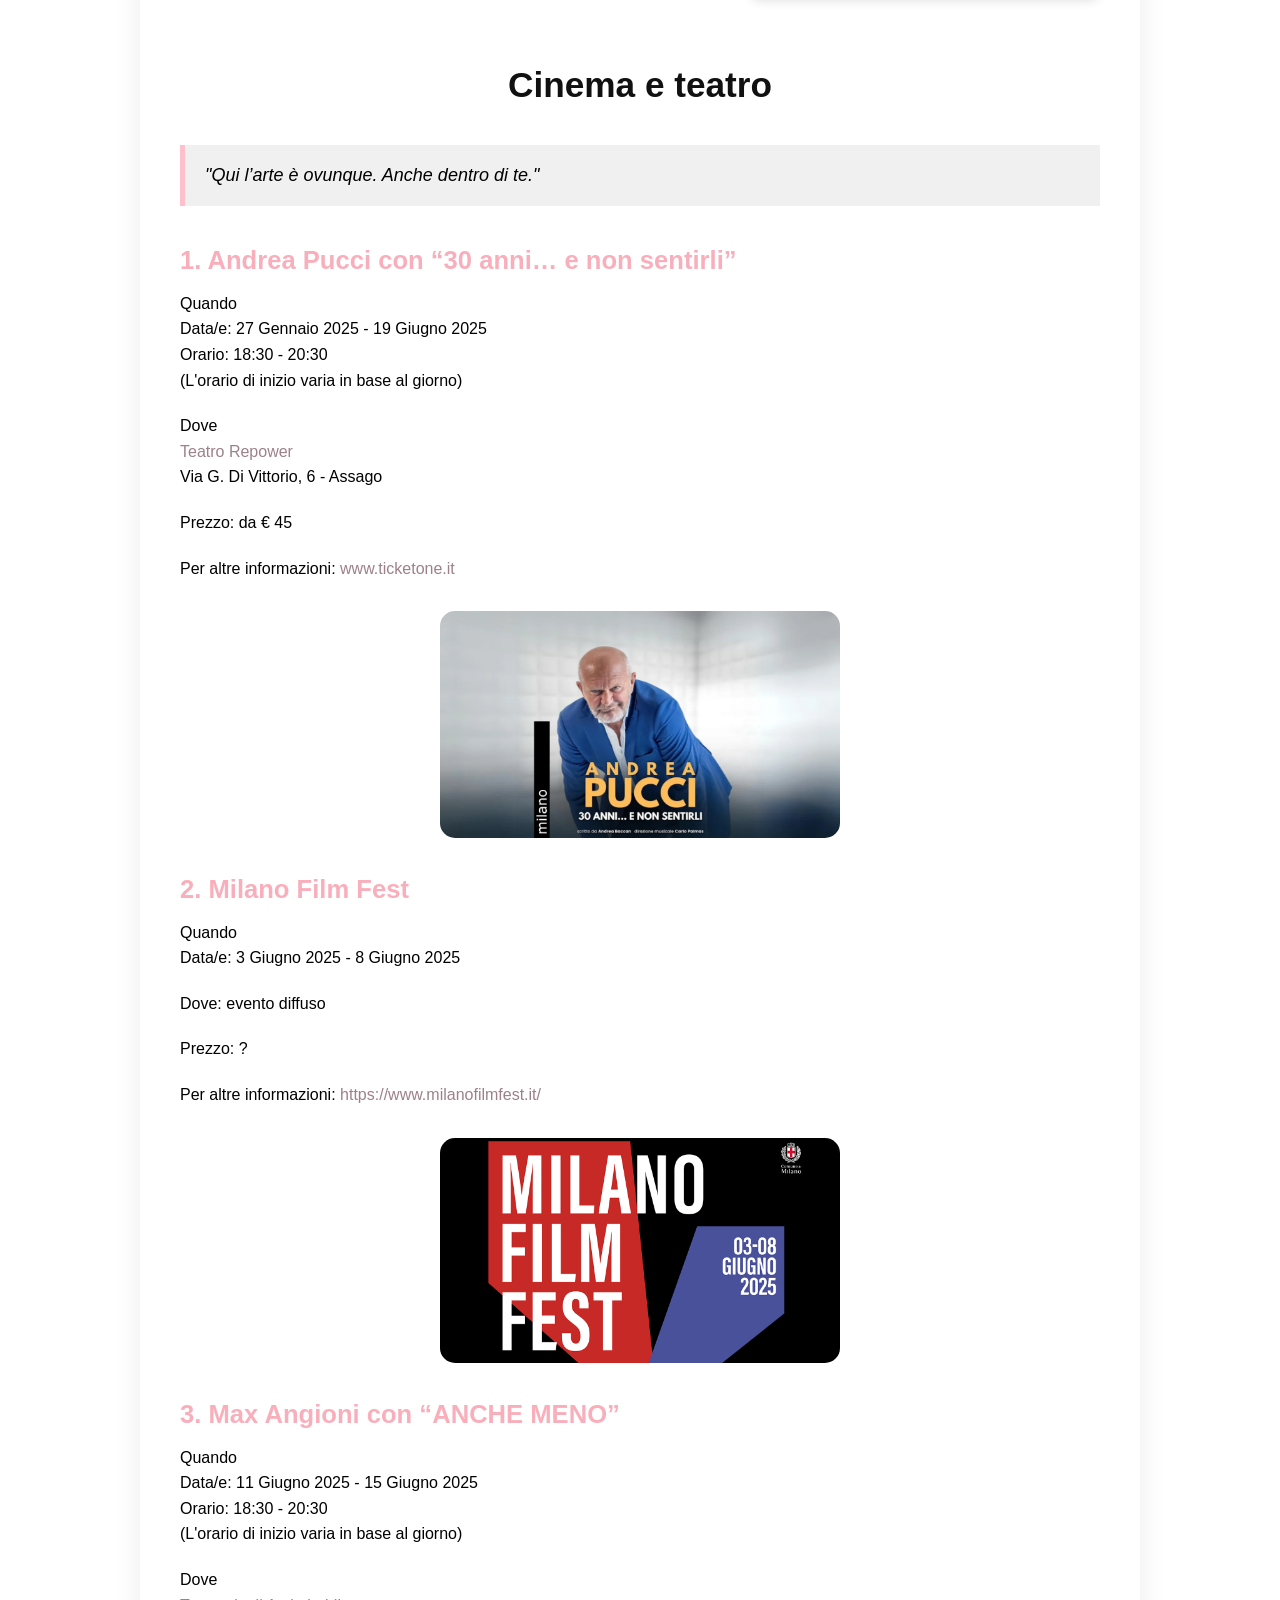
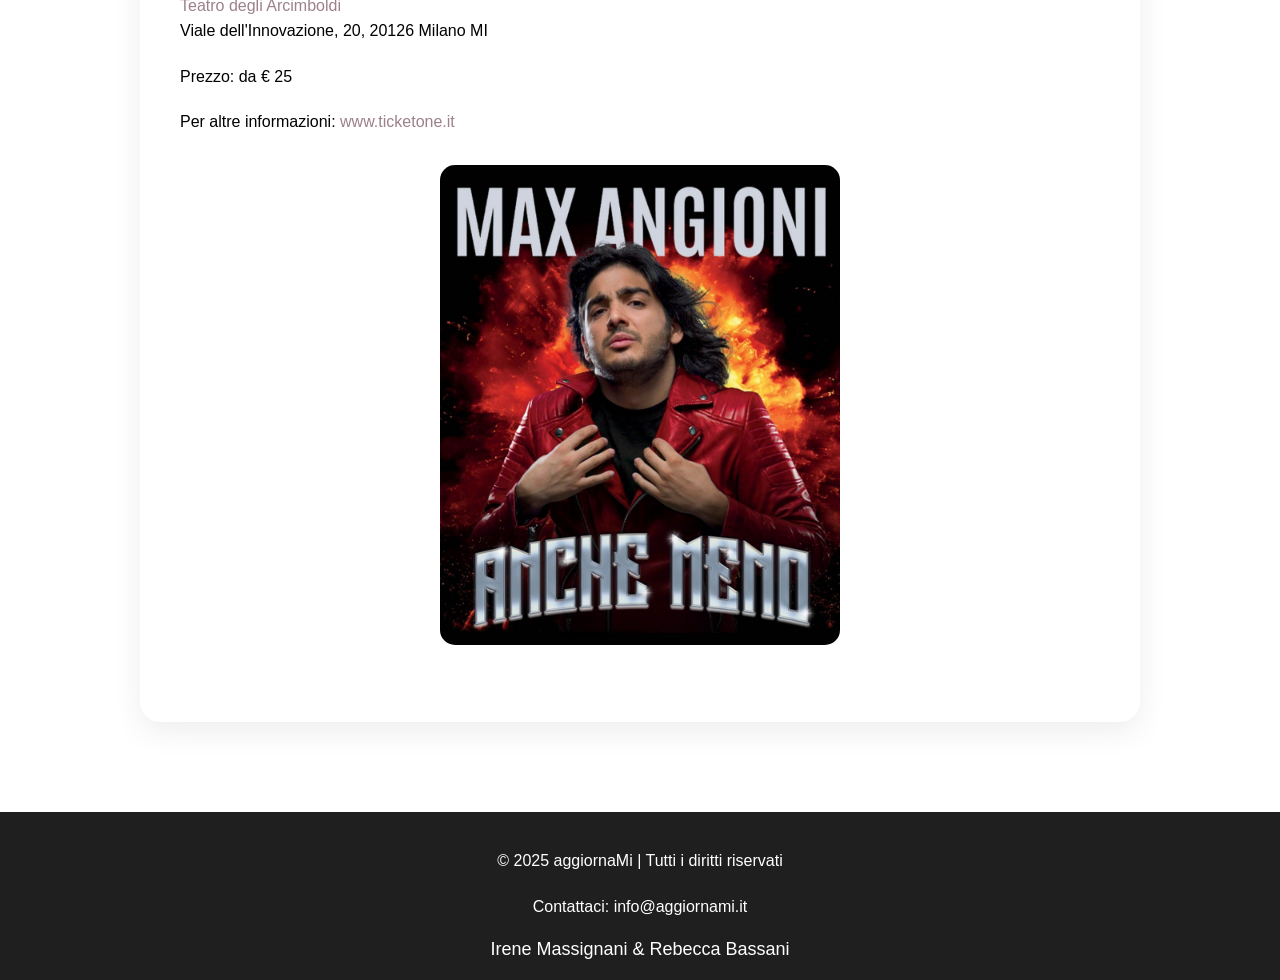
<file: others/cultura.html>
<!DOCTYPE html>
<html lang="it">
    <head>
        <title>Cultura</title>
        <meta charset="utf-8">
        <meta http-equiv="X-UA-Compatible" content="IE=edge"> <!--serve se il sito deve essere aperto da browser vecchi-->
        <meta name="viewport" content="width=device-width, initial-scale=1.0"> <!--ho tolto la barretta prima di chiudere la linea (penso non cambi)-->
        <!-- metadato della viewport con relative info x definire lo spazio visibile-->
        <link rel="stylesheet" href="../css/style.css"> 
        <link rel="stylesheet" href="../css/style2.css"/> 
 </head>
        <body>
            <button onclick="scrollToTop()" class="scroll-top" id="scrollTopBtn">↑</button>
            <script src="../js/script.js"></script> <!-- collegamento a pagina Javascript-->
        
               <nav class="navbar">
                 <ul class="menu">
                    <li class="logo-container">
                    <img src="../images/logo.png" alt="Logo AggiornaMi" class="logo"></li>     
                    <li><a href="../index.html">HOME</a></li>
                         <li class="hideOnMobile"><a href="#">EVENTI</a>
                         <ul class="submenu">
                          <li><a href="../eventi/serate.html">Serate</a></li>
                          <li><a href="../eventi/aperitivi.html">Aperitivi</a></li>
                          <li><a href="../eventi/concerti.html">Concerti</a></li>
                          <li><a href="../eventi/weeks.html">Le Weeks</a></li>
                          </ul>
                          </li>
                          <li class="hideOnMobile"><a href="#">UNIVERSITÀ</a>
                          <ul class="submenu">
                            <li><a href="../uni/studio.html">Luoghi studio</a></li>
                            <li><a href="../eventi/serate.html">Serate universitarie</a></li>
                            <li><a href="../uni/gratis.html">Gratis</a></li>
                          </ul>
                          </li>
                          <li class="hideOnMobile"><a href="cultura.html">CULTURA</a></li>
                          <li class="hideOnMobile"><a href="info.html">INFO</a></li>
                          <li class="hideOnMobile">
                            <form class="search-form" action="cerca.html" method="get">
                                <input type="text" placeholder="Cerca..." name="q" class="search-input">
                                <button type="submit" class="search-button">
                                  <img id="searchIcon" src="../images/cercas.svg" alt="Cerca" width="26" height="26">  
                                </button>
                            </form>
                        </li>
                        <li class="hideOnMobile">
                          <button id="themeToggle" class="theme-button" onclick="toggleTheme()" type="button">
                          <img id="themeIcon" src="../images/moon.svg" alt="Tema scuro/chiaro" width="26" height="26">
                          </button>
                          </li>
                          <li class="menu-button" onclick=showSidebar()><a href="#"><svg xmlns="http://www.w3.org/2000/svg" height="26px" viewBox="0 -960 960 960" width="26px" fill="#1f1f1f"><path d="M120-240v-80h720v80H120Zm0-200v-80h720v80H120Zm0-200v-80h720v80H120Z"/></svg></a></li>
                         </ul>

                      <ul class="sidebar">
                        <li onclick=hideSidebar()><a href="#"><svg xmlns="http://www.w3.org/2000/svg" height="26px" viewBox="0 -960 960 960" width="26px" fill="#1f1f1f"><path d="m256-200-56-56 224-224-224-224 56-56 224 224 224-224 56 56-224 224 224 224-56 56-224-224-224 224Z"/></svg></a></li>
                        <form class="search-form" action="../others/cerca.html" method="get">
                        <input type="text" placeholder="Cerca..." name="q" class="search-input">
                        <button type="submit" class="search-button">
                          <svg xmlns="http://www.w3.org/2000/svg" height="26px" viewBox="0 -960 960 960" width="26px" fill="#1f1f1f"><path d="M784-120 532-372q-30 24-69 38t-83 14q-109 0-184.5-75.5T120-580q0-109 75.5-184.5T380-840q109 0 184.5 75.5T640-580q0 44-14 83t-38 69l252 252-56 56ZM380-400q75 0 127.5-52.5T560-580q0-75-52.5-127.5T380-760q-75 0-127.5 52.5T200-580q0 75 52.5 127.5T380-400Z"/></svg>
                        </button>
                    </form>
                      <li class="sid"><a href="#">EVENTI</a>
                        <ul class="submenu2">
                            <li><a href="../eventi/serate.html">Serate</a></li>
                            <li><a href="../eventi/aperitivi.html">Aperitivi</a></li>
                            <li><a href="../eventi/concerti.html">Concerti</a></li>
                            <li><a href="../eventi/weeks.html">Le Weeks</a></li>
                          </ul>
                      </li>
                      <li class="sid"><a href="#">UNIVERSITÀ</a>
                        <ul class="submenu2">
                            <li><a href="../uni/studio.html">Luoghi studio</a></li>
                            <li><a href="../eventi/serate.html">Serate universitarie</a></li>
                            <li><a href="../uni/gratis.html">Gratis</a></li>
                          </ul>
                      </li>
                      <li class="sid"><a href="cultura.html">CULTURA</a></li>
                      <li class="sid"><a href="info.html">INFO</a></li>
                      <button onclick="toggleTheme()" class="theme-toggle-mobile">
                          <img id="themeIconMobile" src="../images/moon.svg" alt="Tema" width="26" height="26">
                          </button>
                      </ul>
                </nav>

<main>

                <h1>Mostre</h1>

                <blockquote class="quote">
                    “Milano crea, espone, sorprende.”
                </blockquote>

<section class="blocco-testo-immagine">
    <div class="testo">
                <h2> 1. Art Déco. Il trionfo della modernità </h2>
                <p> Quando <br>
                Data/e: 27 Febbraio 2025 - 29 Giugno 2025 <br>   
                Orario: 10:00 - 19:30 <br>
                (Chiuso il lunedì. Il giovedì aperto fino alle 22.30) </p>
                     
                <p>Dove <br>
                     Palazzo Reale <br>
                    <a href="https://www.google.com/maps/place/Sforza-Policlinico/@45.462447,9.191741,15z/data=!4m6!3m5!1s0x4786c6a7e80de59b:0x260c12c424ca1f5b!8m2!3d45.4587467!4d9.194337!16s%2Fg%2F11bzzxd5tl?hl=it-IT&entry=ttu&g_ep=EgoyMDI1MDQyMy4wIKXMDSoJLDEwMjExNDU1SAFQAw%3D%3D" 
                    target="_blank">Piazza del Duomo, 12 - Milano</a> </p>
                     
                <p>Prezzo <br>
                    Open/intero: € 17 - Ridotto: da € 8 a € 15 - Ridotto studenti: € 12 </p>
                     
                <p> Per altre informazioni: <a href="https://www.awin1.com/cread.php?awinmid=32283&awinaffid=358899&clickref=art-deco+mostra+Milano+2025&ued=https%3A%2F%2Fwww.vivaticket.com%2Fit%2FTicket%2Fart-deco%2F257141"
                    target="_blank">www.vivaticket.com</a> </p>
    </div>

    <div class="immagine">
      <img src="../img/ARTDECO.jpg" alt="Art Déco">
    </div>

</section>

<section class="blocco-testo-immagine">
      <div class="immagine">
      <img src="../img/MUDEC.jpg" alt="Mudec Invasion">
      </div>

    <div class="testo">
                    <h2 id="parola4"> 2. Dal muralismo alla street art – Mudec Invasion </h2>
                    <p>Quando <br>
                        Data/e: 20 Marzo 2025 - 29 Giugno 2025 <br>
                        Orario: 09:30 - 19:30 <br>
                        (Il lunedì aperto dalle 14.30. Il giovedì fino alle 22.30) </p>

                    <p> Dove <br>
                         <a href="https://www.google.com/maps/place/Mudec/@45.451544,9.161538,15z/data=!4m6!3m5!1s0x4786c3e618f2c2c1:0x72134ad9d5328077!8m2!3d45.4515435!4d9.1615384!16s%2Fg%2F11byzcmcrd?hl=it-IT&entry=ttu&g_ep=EgoyMDI1MDQyMy4wIKXMDSoJLDEwMjExNDU1SAFQAw%3D%3D"
                         target="_blank">Mudec - Museo delle Culture</a> <br>
                        Via Tortona 56 - Milano </p>
                    
                    <p> Prezzo <br>
                        Intero € 16 (+ commissioni) - Ridotto € 14 (+ commissioni) </p>

                    <p>Per altre informazioni: <a href="https://www.awin1.com/cread.php?awinmid=32283&awinaffid=358899&clickref=dal-muralismo-alla-street-art-milano-2025&ued=https%3A%2F%2Fwww.vivaticket.com%2Fit%2Fticket%2Fdal-muralismo-alla-street-art%2F262360"
                        target="_blank">www.ticketone.it</a> </p>
    </div>   
</section>                 

<section class="blocco-testo-immagine">
    <div class="testo">
                        <h2 id="parola3">3. The World of Banksy – The Immersive Experience</h2>
                        <p>Quando <br>
                            Data/e: 21 Marzo 2025 - 29 Giugno 2025 <br>
                            Orario: 10:00 - 19:00 <br>
                            (Chiuso il lunedì, eccetto il 21 aprile e il 2 giugno) </p>

                        <p>Dove <br>
                           <a href="https://www.google.com/maps?ll=45.505344,9.136685&z=15&t=m&hl=it-IT&gl=US&mapclient=embed&cid=10536822351820548189"
                           target="_blank">Spazio Varesina 204 </a> <br>
                            Via Varesina, 204 - Milano</p>

                        <p>Prezzo <br>
                            Intero: da 14€ - Ridotto: da 7€ </p>

                        <p>Per altre informazioni: <a href="https://www.awin1.com/cread.php?awinmid=32283&awinaffid=358899&clickref=banksy-milano-2025&ued=https%3A%2F%2Fwww.vivaticket.com%2Fit%2Fticket%2Fthe-world-of-banksy-the-immersive-experience%2F259937"
                            target="_blank">www.vivaticket.com</a></p>
    </div>

    <div class="immagine">
      <img src="../img/bansky.jpg" alt="The World of Bansky">
    </div>
    
</section>

<section class="blocco-testo-immagine">
      <div class="immagine">
      <img src="../img/FondazionePrada.jpg" alt="A Kind of Language">
      </div>

    <div class="testo">
                            <h2>4. A Kind of Language: Storyboards and Other Renderings for Cinema </h2>
                            <p> Quando: <br>
                                Data/e: 30 Gennaio 2025 - 8 Settembre 2025 <br>
                                Orario: 14:00 - 20:00 <br>
                                (Chiuso il martedì. Sabato e domenica aperto dalle ore 11 alle 20) </p>
                            
                            <p> Dove: <br>
                                <a href="https://www.google.com/maps?ll=45.465542,9.190143&z=15&t=m&hl=it-IT&gl=US&mapclient=embed&cid=14695707876366233891"
                                target="_blank">Osservatorio di Fondazione Prada </a> <br>
                                Galleria Vittorio Emanuele II - Milano </p>

                            <p>Prezzo: <br>
                                Intero: da € 10 - Ridotto: da € 5 (+ commissioni) - Gratis per i minori di 18 anni <br>
                                Ridotto studenti (fino a 26 anni): da € 8 <br>
                                Ridotto studenti fino a 26 anni (scuole superiori e università di Milano) da € 5 </p>

                            <p> Pe altre informazioni: <a href="https://www.fondazioneprada.org/project/a-kind-of-language/"
                                target="_blank">www.fondazioneprada.org</a></p>
    </div>   
</section> 

<section class="blocco-testo-immagine">
    <div class="testo">
                                <h2>5. Museum of Senses</h2>
                                <p> Quando <br>
                                    Data/e: 14 Marzo 2025 - 31 Dicembre 2025 <br>
                                    Orario: 09:00 - 20:00</p>
                                
                                <p>Dove <br>
                                   <a href="https://www.google.com/maps?ll=45.481029,9.190416&z=15&t=m&hl=it-IT&gl=US&mapclient=embed&cid=6995780439411166682"
                                   target="_blank"> Museum of Senses </a> <br>
                                    Viale Monte Grappa, 10 - Milano </p>

                                <p>Prezzo <br>
                                    Intero: da € 17,50 - Ridotto: da € 12 </p>
                                
                                <p> Per altre informazioni: <a href="https://www.awin1.com/cread.php?awinmid=9567&awinaffid=358899&clickref=museum-of-senses-milano-2025&ued=https%3A%2F%2Fwww.ticketone.it%2Fartist%2Fmuseum-of-senses%2F"
                                    target="_blank">www.ticketone.it</a> </p>
    </div>

    <div class="immagine">
      <img src="../img/museumofsenses.avif" alt="Museum of Senses">
    </div>
    
</section> 

                <h1>Cinema e teatro</h1> 
                
                <blockquote class="quote">
                    "Qui l’arte è ovunque. Anche dentro di te."
                </blockquote>

                <h2>1. Andrea Pucci con “30 anni… e non sentirli”</h2>   
                <p> Quando <br>
                    Data/e: 27 Gennaio 2025 - 19 Giugno 2025 <br>
                    Orario: 18:30 - 20:30 <br>
                    (L'orario di inizio varia in base al giorno) </p>
                    
                <p> Dove <br>
                    <a href="https://www.google.com/maps/place/Teatro+Repower/@45.399715,9.141902,15z/data=!4m6!3m5!1s0x4786c33ce5cd637f:0xecd72397ab47f398!8m2!3d45.3997154!4d9.1419019!16s%2Fg%2F1hhj406jz?hl=it-IT&entry=ttu&g_ep=EgoyMDI1MDQyMy4wIKXMDSoJLDEwMjExNDU1SAFQAw%3D%3D"
                    target="_blank"> Teatro Repower</a> <br>
                    Via G. Di Vittorio, 6 - Assago </p> 
                    
                <p>Prezzo: da € 45</p>
                
                <p> Per altre informazioni: <a href="https://www.awin1.com/cread.php?awinmid=9567&awinaffid=358899&clickref=andrea-pucci-milano-2025&ued=https%3A%2F%2Fwww.ticketone.it%2Fartist%2Fandrea-pucci%2Fandrea-pucci-in-30-anni-e-non-sentirli-3242732%2F"
                target="_blank"> www.ticketone.it</a> </p> 

                <div class="blocco2">
                    <img src="../img/Pucci.webp" alt="Andrea Pucci">
                  </div>

                <h2 id="parola2">2. Milano Film Fest </h2>
                <p> Quando <br>
                    Data/e: 3 Giugno 2025 - 8 Giugno 2025 </p>
                
                <p>Dove: evento diffuso </p>
                
                <p>Prezzo: ? </p>
                
                <p> Per altre informazioni: <a href="https://www.milanofilmfest.it/" target="_blank"> https://www.milanofilmfest.it/</a> </p>

                <div class="blocco2">
                    <img src="../img/MFF.jpg" alt="MFF">
                  </div>

                <h2>3. Max Angioni con “ANCHE MENO” </h2>
                <p> Quando <br>
                    Data/e: 11 Giugno 2025 - 15 Giugno 2025 <br>
                    Orario: 18:30 - 20:30 <br>
                    (L'orario di inizio varia in base al giorno) </p>

                <p> Dove <br>
                    <a href="https://www.google.com/maps/place//data=!4m2!3m1!1s0x4786c7164dbc27e7:0x84577a4be3ef8caa?sa=X&ved=1t:8290&ictx=111"
                    target="_blank">Teatro degli Arcimboldi </a> <br>
                    Viale dell'Innovazione, 20, 20126 Milano MI</p>

                <p> Prezzo: da € 25 </p>

                <p>Per altre informazioni: <a href="https://www.ticketone.it/artist/max-angioni/?affiliate=trd&utm_source=tradedoubler&utm_medium=affiliate&utm_campaign=textlink&utm_content=Teatro+a+Milano" 
                    target="_blank">www.ticketone.it</a></p>

                <div class="blocco2">
                    <img src="../img/Angioni.jpg" alt="Max Angioni">
                </div>

</main>

                    
<footer>
    <p>&copy; <!--serve per il simbolino del copyright-->
      2025 aggiornaMi | Tutti i diritti riservati</p>
    <p>Contattaci: info@aggiornami.it</p>
    <a href="autori.html" class="no-rosa">Irene Massignani & Rebecca Bassani</a>
  </footer>

             <script>
                function showSidebar(){
                  const sidebar = document.querySelector('.sidebar')
                  sidebar.style.display = 'flex'  
                } 
                function hideSidebar(){
                    const sidebar = document.querySelector('.sidebar')
                    sidebar.style.display = 'none'     
                }
               </script>


        </body>
</html>
</file>
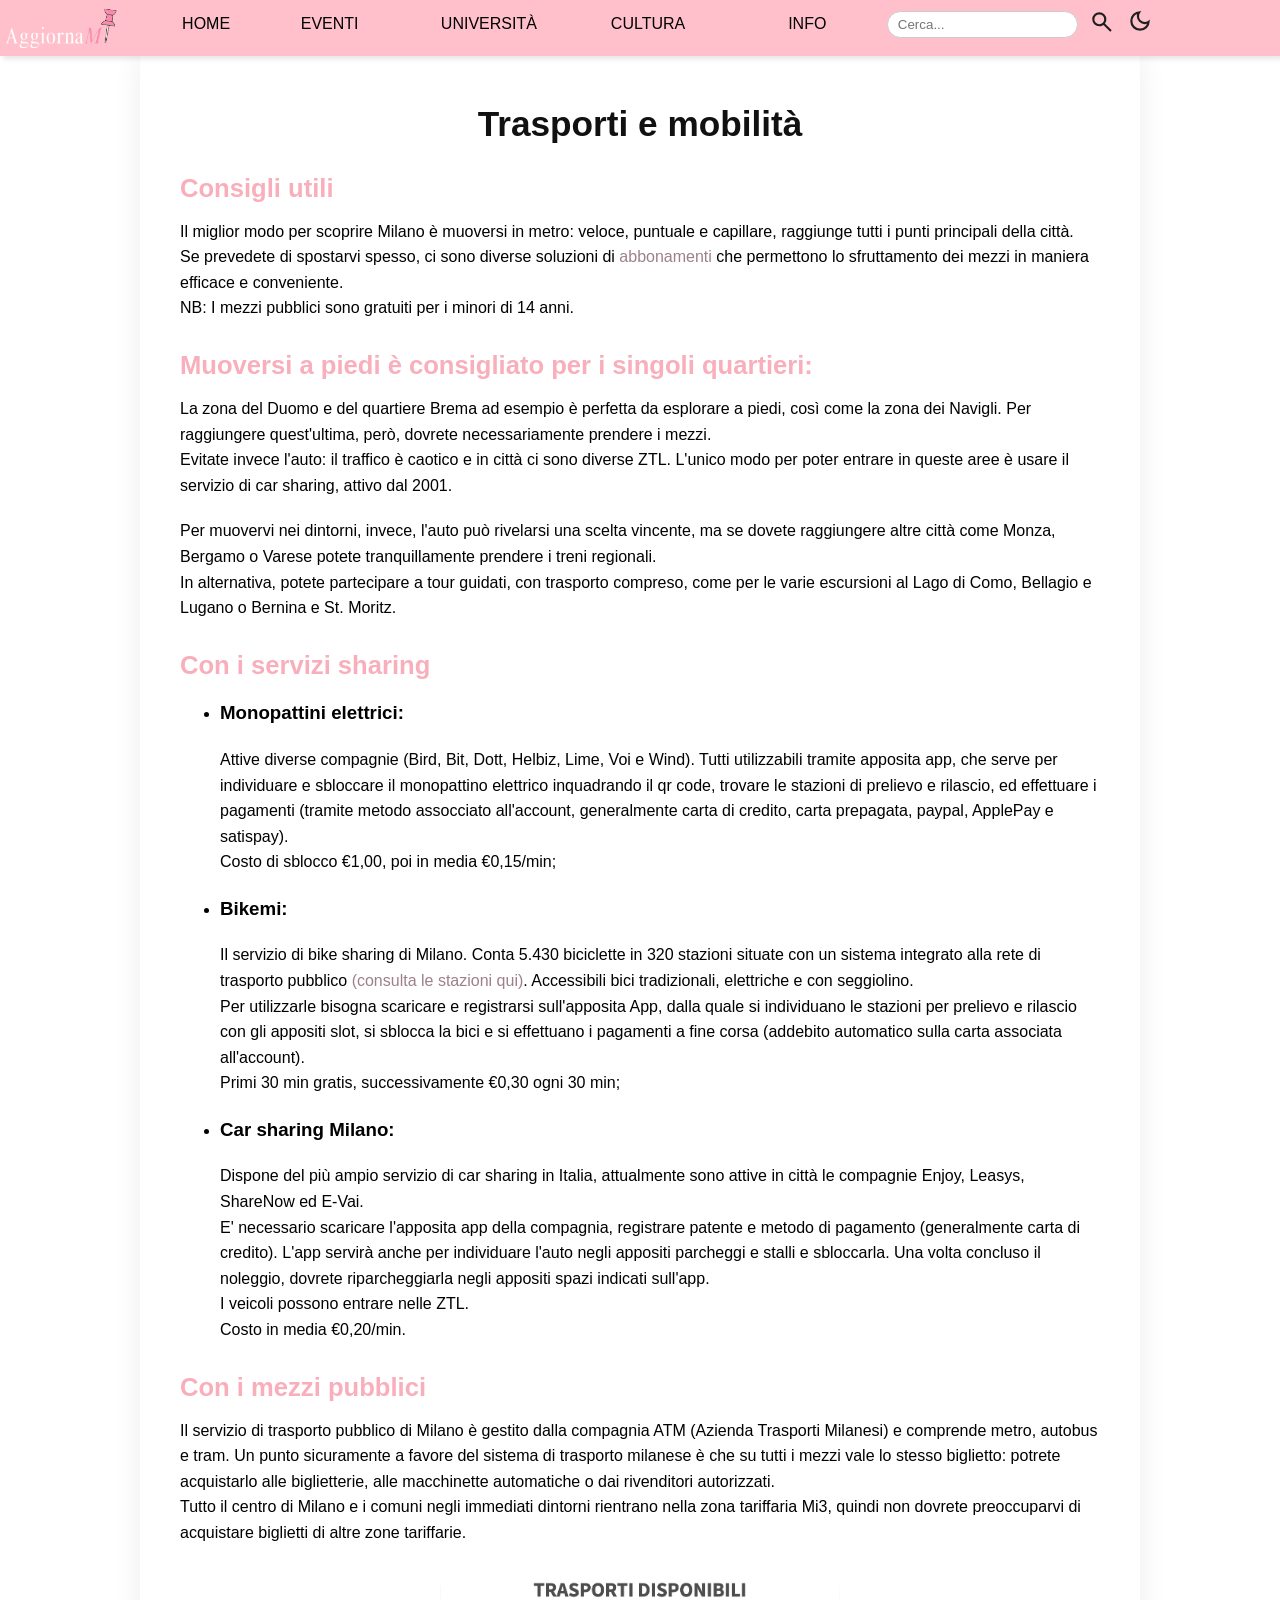
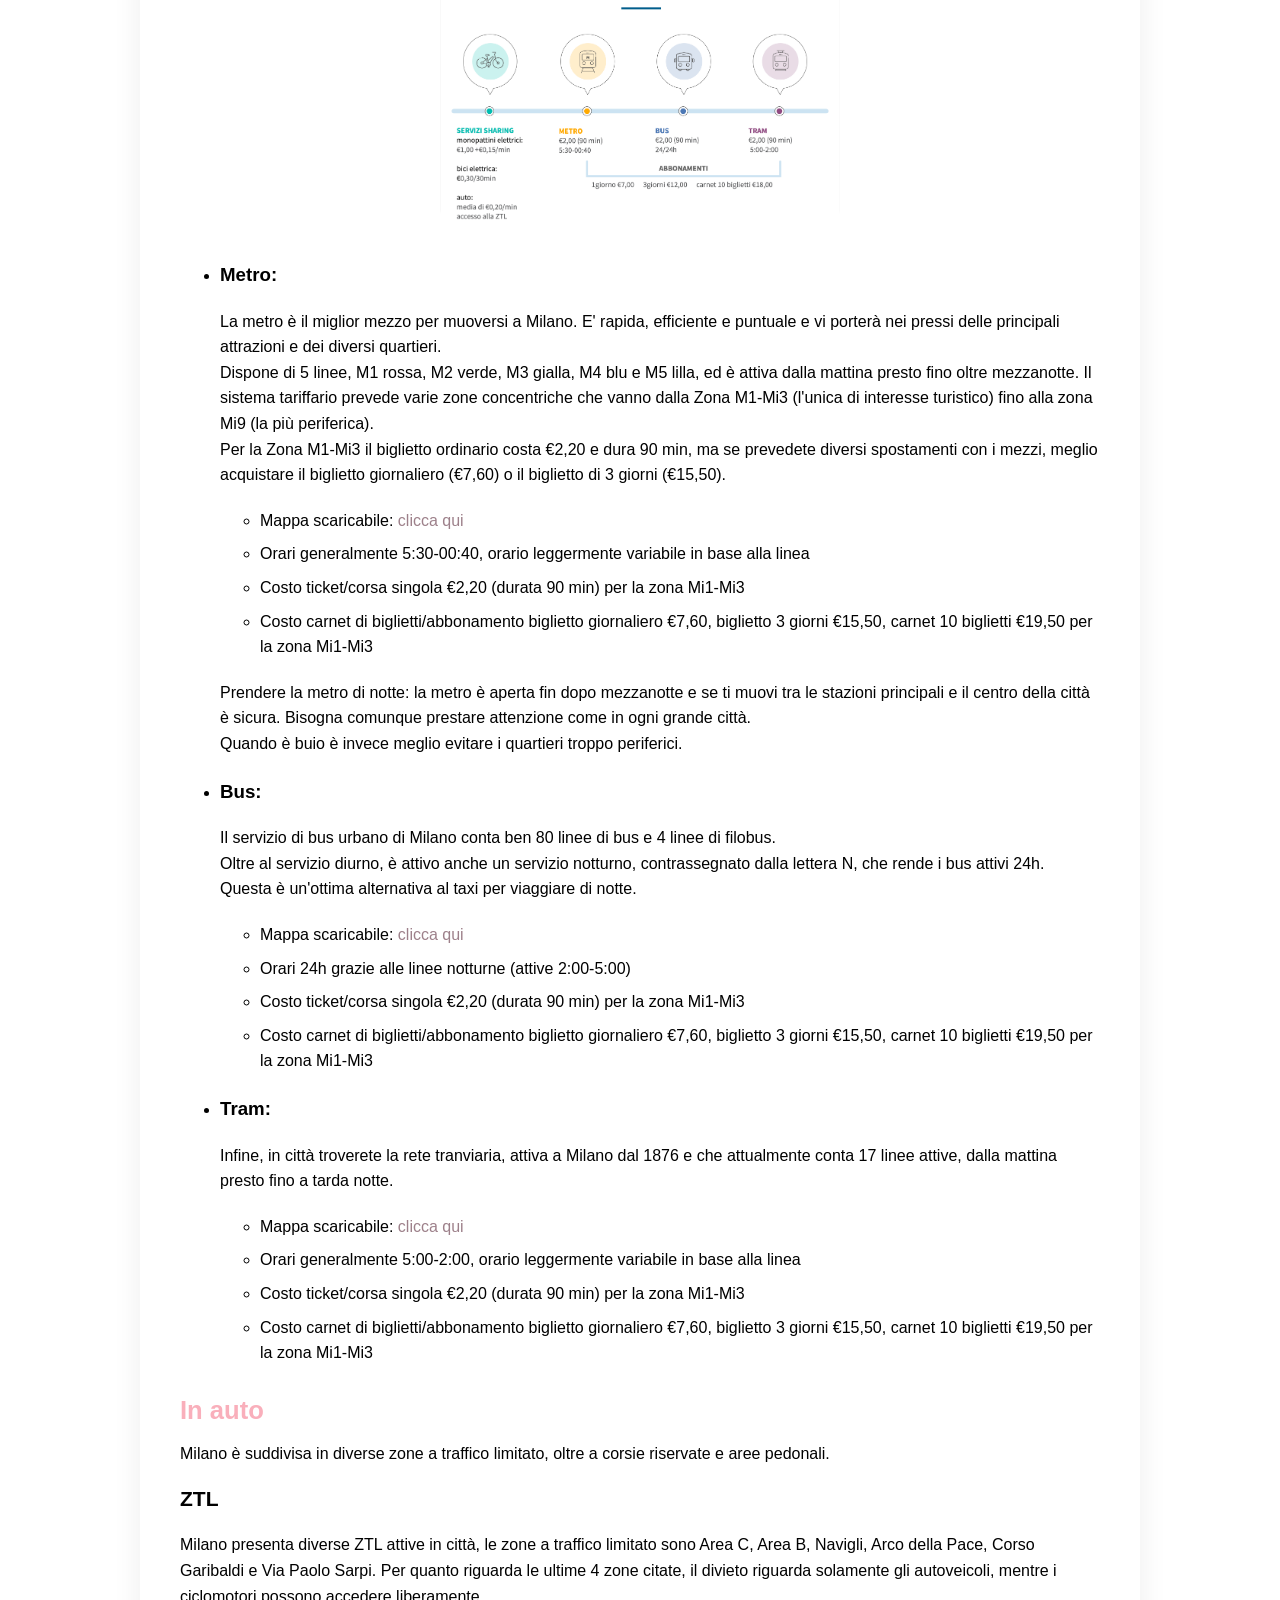
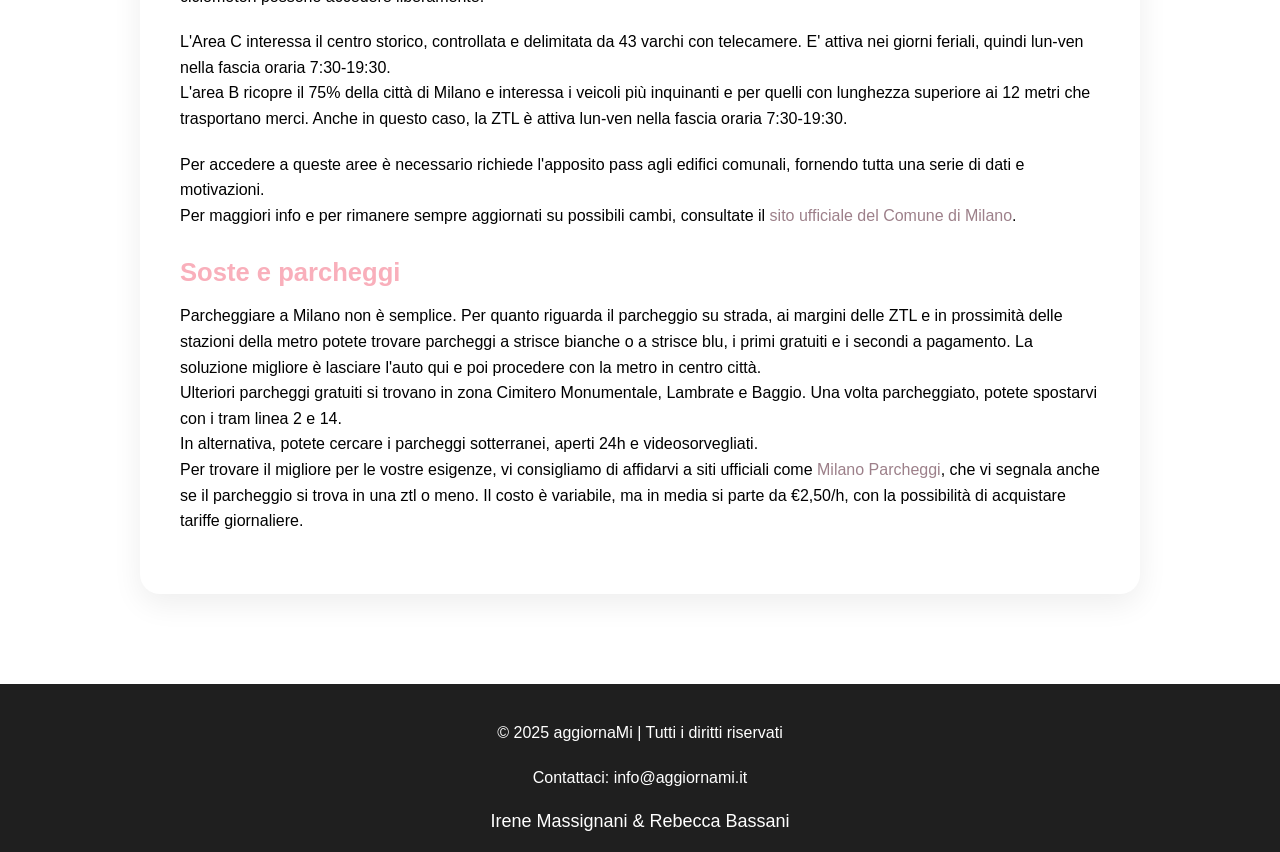
<file: others/info.html>
<!DOCTYPE html>
<html lang="it">
    <head>
        <title>Informazioni</title>
        <meta charset="utf-8">
        <meta http-equiv="X-UA-Compatible" content="IE=edge"> <!--serve se il sito deve essere aperto da browser vecchi-->
        <meta name="viewport" content="width=device-width, initial-scale=1.0"> <!--ho tolto la barretta prima di chiudere la linea (penso non cambi)-->
        <!-- metadato della viewport con relative info x definire lo spazio visibile-->
        <link rel="stylesheet" href="../css/style.css"> <!-- ../ è la formula per totrnare indietro-->
        <link rel="stylesheet" href="../css/style2.css"/> 
 </head>
        <body>
          <button onclick="scrollToTop()" class="scroll-top" id="scrollTopBtn">↑</button>
          <script src="../js/script.js"></script> <!-- collegamento a pagina Javascript-->
        
               <nav class="navbar">
                 <ul class="menu">
                  <li class="logo-container">
                         <img src="../images/logo.png" alt="Logo AggiornaMi" class="logo"></li>
                         <li><a href="../index.html">HOME</a></li>
                         <li class="hideOnMobile"><a href="#">EVENTI</a>
                         <ul class="submenu">
                          <li><a href="../eventi/serate.html">Serate</a></li>
                          <li><a href="../eventi/aperitivi.html">Aperitivi</a></li>
                          <li><a href="../eventi/concerti.html">Concerti</a></li>
                          <li><a href="../eventi/weeks.html">Le Weeks</a></li>
                          </ul>
                          </li>
                          <li class="hideOnMobile"><a href="#">UNIVERSITÀ</a>
                          <ul class="submenu">
                            <li><a href="../uni/studio.html">Luoghi studio</a></li>
                            <li><a href="../eventi/serate.html">Serate universitarie</a></li>
                            <li><a href="../uni/gratis.html">Gratis</a></li>
                          </ul>
                          </li>
                          <li class="hideOnMobile"><a href="cultura.html">CULTURA</a></li>
                          <li class="hideOnMobile"><a href="info.html">INFO</a></li>
                          <li class="hideOnMobile">
                            <form class="search-form" action="cerca.html" method="get">
                                <input type="text" placeholder="Cerca..." name="q" class="search-input">
                                <button type="submit" class="search-button">
                                  <img id="searchIcon" src="../images/cercas.svg" alt="Cerca" width="26" height="26">  
                                </button>
                            </form>
                        </li>
                        <li class="hideOnMobile">
                          <button id="themeToggle" class="theme-button" onclick="toggleTheme()" type="button">
                          <img id="themeIcon" src="../images/moon.svg" alt="Tema scuro/chiaro" width="26" height="26">
                          </button>
                          </li>
                          <li class="menu-button" onclick=showSidebar()><a href="#"><svg xmlns="http://www.w3.org/2000/svg" height="26px" viewBox="0 -960 960 960" width="26px" fill="#1f1f1f"><path d="M120-240v-80h720v80H120Zm0-200v-80h720v80H120Zm0-200v-80h720v80H120Z"/></svg></a></li>
                         </ul>

                      <ul class="sidebar">
                      <li onclick=hideSidebar()><a href="#"><svg xmlns="http://www.w3.org/2000/svg" height="26px" viewBox="0 -960 960 960" width="26px" fill="#1f1f1f"><path d="m256-200-56-56 224-224-224-224 56-56 224 224 224-224 56 56-224 224 224 224-56 56-224-224-224 224Z"/></svg></a></li>
                      <form class="search-form" action="../others/cerca.html" method="get">
                        <input type="text" placeholder="Cerca..." name="q" class="search-input">
                        <button type="submit" class="search-button">
                          <svg xmlns="http://www.w3.org/2000/svg" height="26px" viewBox="0 -960 960 960" width="26px" fill="#1f1f1f"><path d="M784-120 532-372q-30 24-69 38t-83 14q-109 0-184.5-75.5T120-580q0-109 75.5-184.5T380-840q109 0 184.5 75.5T640-580q0 44-14 83t-38 69l252 252-56 56ZM380-400q75 0 127.5-52.5T560-580q0-75-52.5-127.5T380-760q-75 0-127.5 52.5T200-580q0 75 52.5 127.5T380-400Z"/></svg>
                        </button>
                    </form>
                      <li class="sid"><a href="#">EVENTI</a>
                        <ul class="submenu2">
                          <li><a href="../eventi/serate.html">Serate</a></li>
                          <li><a href="../eventi/aperitivi.html">Aperitivi</a></li>
                          <li><a href="../eventi/concerti.html">Concerti</a></li>
                          <li><a href="../eventi/weeks.html">Le Weeks</a></li>
                          </ul>
                      </li>
                      <li class="sid"><a href="#">UNIVERSITÀ</a>
                        <ul class="submenu2">
                          <li><a href="../uni/studio.html">Luoghi studio</a></li>
                            <li><a href="../eventi/serate.html">Serate universitarie</a></li>
                            <li><a href="../uni/gratis.html">Gratis</a></li>
                          </ul>
                      </li>
                      <li class="sid"><a href="cultura.html">CULTURA</a></li>
                      <li class="sid"><a href="info.html">INFO</a></li>
                      <button onclick="toggleTheme()" class="theme-toggle-mobile">
                          <img id="themeIconMobile" src="../images/moon.svg" alt="Tema" width="26" height="26">
                          </button>
                      </ul>
                </nav>

                <!--IMPORTANTE: il tag "target=blank" serve per far sì che il collegamento venga aperto in un'altra pagina-->

<main>

<h1> Trasporti e mobilità </h1>
<h2> Consigli utili </h2>
<p> Il miglior modo per scoprire Milano è muoversi in metro: veloce, puntuale e capillare, raggiunge tutti i punti principali della città. <br>
  Se prevedete di spostarvi spesso, ci sono diverse soluzioni di <a href="https://www.atm.it/IT/VIAGGIACONNOI/ABBONAMENTI/Pagine/Tipologie.aspx" target="_blank"> abbonamenti</a> che permettono lo sfruttamento dei mezzi in maniera efficace e conveniente. <br>
  NB: I mezzi pubblici sono gratuiti per i minori di 14 anni.</p>

<h2>Muoversi a piedi è consigliato per i singoli quartieri:</h2>
<p> La zona del Duomo e del quartiere Brema ad esempio è perfetta da esplorare a piedi, così come la zona dei Navigli. Per raggiungere quest'ultima, però, dovrete necessariamente prendere i mezzi. <br>
    Evitate invece l'auto: il traffico è caotico e in città ci sono diverse ZTL. L'unico modo per poter entrare in queste aree è usare il servizio di car sharing, attivo dal 2001. <br> </p>
<p> Per muovervi nei dintorni, invece, l'auto può rivelarsi una scelta vincente, ma se dovete raggiungere altre città come Monza, Bergamo o Varese potete tranquillamente prendere i treni regionali. <br>
    In alternativa, potete partecipare a tour guidati, con trasporto compreso, come per le varie escursioni al Lago di Como, Bellagio e Lugano o Bernina e St. Moritz. </p>

<h2>Con i servizi sharing</h2>
<ul>
  <li> 
    <h3> Monopattini elettrici:</h3> Attive diverse compagnie (Bird, Bit, Dott, Helbiz, Lime, Voi e Wind). Tutti utilizzabili tramite apposita app, che serve per individuare e sbloccare il monopattino elettrico inquadrando il qr code, trovare le stazioni di prelievo e rilascio, ed effettuare i pagamenti (tramite metodo assocciato all'account, generalmente carta di credito, carta prepagata, paypal, ApplePay e satispay). <br>
    Costo di sblocco €1,00, poi in media €0,15/min; <br>
  </li>
  <li>
    <h3> Bikemi:</h3> Il servizio di bike sharing di Milano. Conta 5.430 biciclette in 320 stazioni situate con un sistema integrato alla rete di trasporto pubblico <a href="https://bikemi.com/stazioni" target="_blank"> (consulta le stazioni qui)</a>. Accessibili bici tradizionali, elettriche e con seggiolino. <br>
    Per utilizzarle bisogna scaricare e registrarsi sull'apposita App, dalla quale si individuano le stazioni per prelievo e rilascio con gli appositi slot, si sblocca la bici e si effettuano i pagamenti a fine corsa (addebito automatico sulla carta associata all'account). <br>
    Primi 30 min gratis, successivamente €0,30 ogni 30 min;
  </li>
  <li>
  <h3> Car sharing Milano:</h3> Dispone del più ampio servizio di car sharing in Italia, attualmente sono attive in città le compagnie Enjoy, Leasys, ShareNow ed E-Vai. <br>
    E' necessario scaricare l'apposita app della compagnia, registrare patente e metodo di pagamento (generalmente carta di credito). L'app servirà anche per individuare l'auto negli appositi parcheggi e stalli e sbloccarla. Una volta concluso il noleggio, dovrete riparcheggiarla negli appositi spazi indicati sull'app. <br>
    I veicoli possono entrare nelle ZTL. <br>
    Costo in media €0,20/min.
  </li>
</ul>

<h2> Con i mezzi pubblici </h2>
<p> Il servizio di trasporto pubblico di Milano è gestito dalla compagnia ATM (Azienda Trasporti Milanesi) e comprende metro, autobus e tram. Un punto sicuramente a favore del sistema di trasporto milanese è che su tutti i mezzi vale lo stesso biglietto: potrete acquistarlo alle biglietterie, alle macchinette automatiche o dai rivenditori autorizzati. <br>
  Tutto il centro di Milano e i comuni negli immediati dintorni rientrano nella zona tariffaria Mi3, quindi non dovrete preoccuparvi di acquistare biglietti di altre zone tariffarie.
</p>

<div class="blocco2">
  <img src="../img/mezzi.png" alt="Mezzi di trasporto">
</div>

<ul>
  <li>
    <h3> Metro: </h3> La metro è il miglior mezzo per muoversi a Milano. E' rapida, efficiente e puntuale e vi porterà nei pressi delle principali attrazioni e dei diversi quartieri. <br>
    Dispone di 5 linee, M1 rossa, M2 verde, M3 gialla, M4 blu e M5 lilla, ed è attiva dalla mattina presto fino oltre mezzanotte. Il sistema tariffario prevede varie zone concentriche che vanno dalla Zona M1-Mi3 (l'unica di interesse turistico) fino alla zona Mi9 (la più periferica). <br>
    Per la Zona M1-Mi3 il biglietto ordinario costa €2,20 e dura 90 min, ma se prevedete diversi spostamenti con i mezzi, meglio acquistare il biglietto giornaliero (€7,60) o il biglietto di 3 giorni (€15,50). 
   <p> <ul>
      <li>Mappa scaricabile: <a href="https://www.atm.it/en/ViaggiaConNoi/Documents/mappacentromilano.pdf" target="_blank">clicca qui</a> </li>
      <li>Orari generalmente 5:30-00:40, orario leggermente variabile in base alla linea</li>
      <li>Costo ticket/corsa singola €2,20 (durata 90 min) per la zona Mi1-Mi3</li>
      <li>Costo carnet di biglietti/abbonamento biglietto giornaliero €7,60, biglietto 3 giorni €15,50, carnet 10 biglietti €19,50 per la zona Mi1-Mi3</li>
    </ul> </p>
    <p> Prendere la metro di notte: la metro è aperta fin dopo mezzanotte e se ti muovi tra le stazioni principali e il centro della città è sicura. Bisogna comunque prestare attenzione come in ogni grande città. <br>
    Quando è buio è invece meglio evitare i quartieri troppo periferici. </p>
  </li>
  <li>
    <h3>Bus:</h3> Il servizio di bus urbano di Milano conta ben 80 linee di bus e 4 linee di filobus. <br>
    Oltre al servizio diurno, è attivo anche un servizio notturno, contrassegnato dalla lettera N, che rende i bus attivi 24h. <br>
    Questa è un'ottima alternativa al taxi per viaggiare di notte.
    <p> <ul>
      <li>Mappa scaricabile: <a href="https://www.atm.it/en/ViaggiaConNoi/Documents/mappacentromilano.pdf" target="_blank">clicca qui</a> </li>
      <li>Orari 24h grazie alle linee notturne (attive 2:00-5:00)</li>
      <li>Costo ticket/corsa singola €2,20 (durata 90 min) per la zona Mi1-Mi3</li>
      <li>Costo carnet di biglietti/abbonamento biglietto giornaliero €7,60, biglietto 3 giorni €15,50, carnet 10 biglietti €19,50 per la zona Mi1-Mi3</li>
    </ul> </p>
  </li>
  <li>
    <h3>Tram:</h3> Infine, in città troverete la rete tranviaria, attiva a Milano dal 1876 e che attualmente conta 17 linee attive, dalla mattina presto fino a tarda notte. 
    <p> <ul>
      <li>Mappa scaricabile: <a href="https://www.atm.it/en/ViaggiaConNoi/Documents/mappacentromilano.pdf" target="_blank">clicca qui</a></li>
      <li>Orari generalmente 5:00-2:00, orario leggermente variabile in base alla linea</li>
      <li>Costo ticket/corsa singola €2,20 (durata 90 min) per la zona Mi1-Mi3</li>
      <li>Costo carnet di biglietti/abbonamento biglietto giornaliero €7,60, biglietto 3 giorni €15,50, carnet 10 biglietti €19,50 per la zona Mi1-Mi3</li>
    </ul> </p>
  </li>
</ul>

<h2>In auto</h2>
<p> Milano è suddivisa in diverse zone a traffico limitato, oltre a corsie riservate e aree pedonali. </p>
<h3> ZTL </h3>
<p> Milano presenta diverse ZTL attive in città, le zone a traffico limitato sono Area C, Area B, Navigli, Arco della Pace, Corso Garibaldi e Via Paolo Sarpi. Per quanto riguarda le ultime 4 zone citate, il divieto riguarda solamente gli autoveicoli, mentre i ciclomotori possono accedere liberamente. </p>
<p>L'Area C interessa il centro storico, controllata e delimitata da 43 varchi con telecamere. E' attiva nei giorni feriali, quindi lun-ven nella fascia oraria 7:30-19:30. <br>
  L'area B ricopre il 75% della città di Milano e interessa i veicoli più inquinanti e per quelli con lunghezza superiore ai 12 metri che trasportano merci. Anche in questo caso, la ZTL è attiva lun-ven nella fascia oraria 7:30-19:30. <br> </p>
<p>Per accedere a queste aree è necessario richiede l'apposito pass agli edifici comunali, fornendo tutta una serie di dati e motivazioni. <br>
  Per maggiori info e per rimanere sempre aggiornati su possibili cambi, consultate il <a href="https://www.comune.milano.it/aree-tematiche/mobilita/ztl-zone-a-traffico-limitato-corsie-riservate-aree-pedonali" target="_blank">sito ufficiale del Comune di Milano</a>.</p>

<h2>Soste e parcheggi</h2>
<p>Parcheggiare a Milano non è semplice. Per quanto riguarda il parcheggio su strada, ai margini delle ZTL e in prossimità delle stazioni della metro potete trovare parcheggi a strisce bianche o a strisce blu, i primi gratuiti e i secondi a pagamento. La soluzione migliore è lasciare l'auto qui e poi procedere con la metro in centro città. <br>
  Ulteriori parcheggi gratuiti si trovano in zona Cimitero Monumentale, Lambrate e Baggio. Una volta parcheggiato, potete spostarvi con i tram linea 2 e 14. <br>
  In alternativa, potete cercare i parcheggi sotterranei, aperti 24h e videosorvegliati. <br>
  Per trovare il migliore per le vostre esigenze, vi consigliamo di affidarvi a siti ufficiali come <a href="https://www.milanoparcheggi.it" target="_blank">Milano Parcheggi</a>, che vi segnala anche se il parcheggio si trova in una ztl o meno. Il costo è variabile, ma in media si parte da €2,50/h, con la possibilità di acquistare tariffe giornaliere.
  </p>

</main> 
  

<footer>
  <p>&copy; <!--serve per il simbolino del copyright-->
    2025 aggiornaMi | Tutti i diritti riservati</p>
  <p>Contattaci: info@aggiornami.it</p>
  <a href="autori.html" class="no-rosa">Irene Massignani & Rebecca Bassani</a>
</footer>

             <script>
                function showSidebar(){
                  const sidebar = document.querySelector('.sidebar')
                  sidebar.style.display = 'flex'  
                } 
                function hideSidebar(){
                    const sidebar = document.querySelector('.sidebar')
                    sidebar.style.display = 'none'     
                }
               </script>


        </body>
</html>
</file>
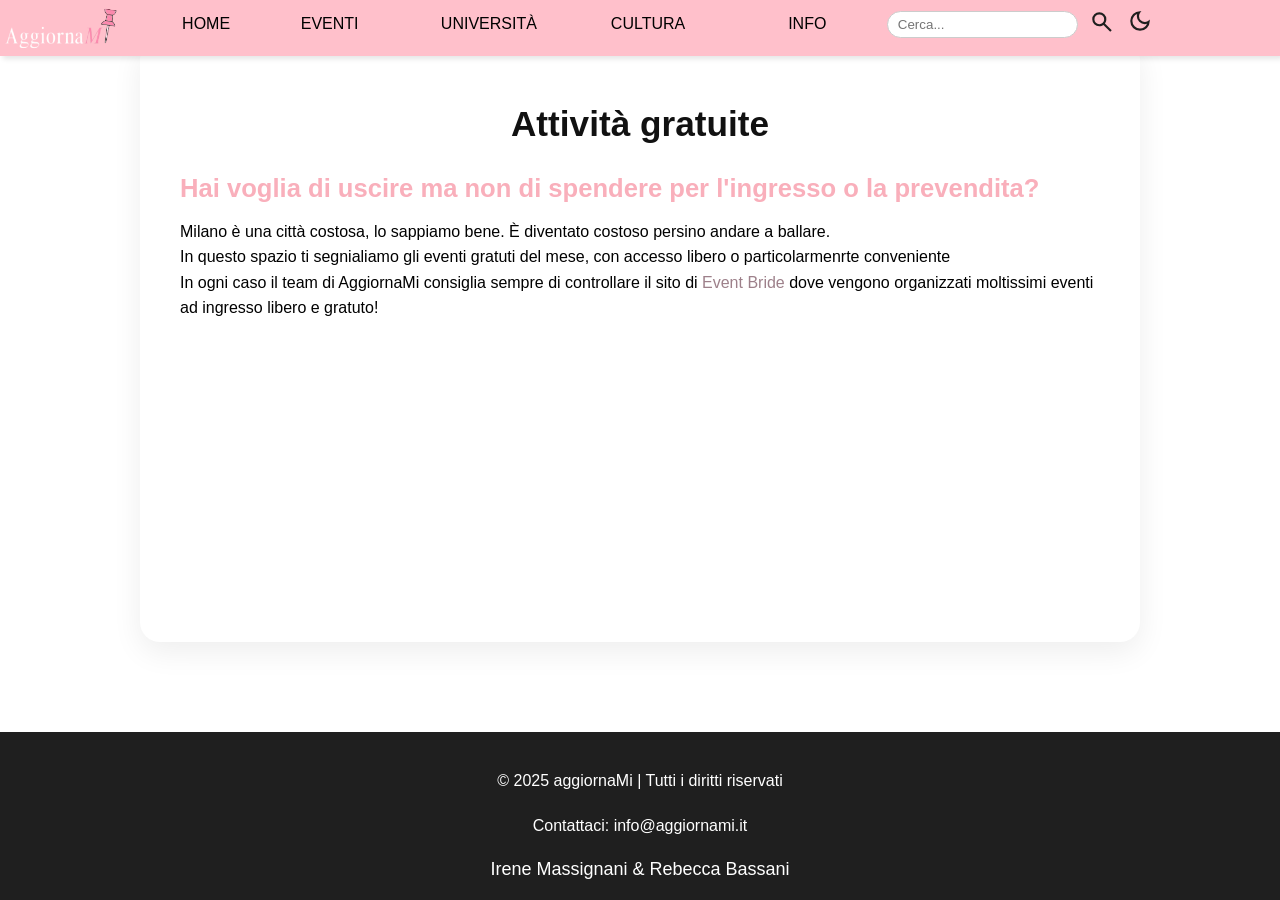
<file: uni/gratis.html>
<!DOCTYPE html>
<html lang="it">
    <head>
        <title>Eventi Gratuiti</title>
        <meta charset="utf-8">
        <meta http-equiv="X-UA-Compatible" content="IE=edge"> <!--serve se il sito deve essere aperto da browser vecchi-->
        <meta name="viewport" content="width=device-width, initial-scale=1.0"> <!--ho tolto la barretta prima di chiudere la linea (penso non cambi)-->
        <!-- metadato della viewport con relative info x definire lo spazio visibile-->
        <link rel="stylesheet" href="../css/style.css"/>   
        <link rel="stylesheet" href="../css/style2.css"/> 
 </head>
        <body>
          <button onclick="scrollToTop()" class="scroll-top" id="scrollTopBtn">↑</button>
          <script src="../js/script.js"></script> <!-- collegamento a pagina Javascript-->
        
               <nav class="navbar">
                 <ul class="menu">
                  <li class="logo-container">
                         <img src="../images/logo.png" alt="Logo AggiornaMi" class="logo"></li>
                         <li><a href="../index.html">HOME</a></li>
                         <li class="hideOnMobile"><a href="#">EVENTI</a>
                         <ul class="submenu">
                          <li><a href="../eventi/serate.html">Serate</a></li>
                          <li><a href="../eventi/aperitivi.html">Aperitivi</a></li>
                          <li><a href="../eventi/concerti.html">Concerti</a></li>
                          <li><a href="../eventi/weeks.html">Le "Weeks"</a></li>
                          </ul>
                          </li>
                          <li class="hideOnMobile"><a href="#">UNIVERSITÀ</a>
                          <ul class="submenu">
                          <li><a href="studio.html">Luoghi studio</a></li>
                          <li><a href="../eventi/serate.html">Serate universitarie</a></li>
                          <li><a href="gratis.html">Gratis</a></li>
                          </ul>
                          </li>
                          <li class="hideOnMobile"><a href="../others/cultura.html">CULTURA</a></li>
                          <li class="hideOnMobile"><a href="../others/info.html">INFO</a></li>
                          <li class="hideOnMobile">
                            <form class="search-form" action="../others/cerca.html" method="get">
                                <input type="text" placeholder="Cerca..." name="q" class="search-input">
                                <button type="submit" class="search-button">
                                  <img id="searchIcon" src="../images/cercas.svg" alt="Cerca" width="26" height="26">  
                                </button>
                            </form>
                        </li>
                        <li class="hideOnMobile">
                          <button id="themeToggle" class="theme-button" onclick="toggleTheme()" type="button">
                          <img id="themeIcon" src="../images/moon.svg" alt="Tema scuro/chiaro" width="26" height="26">
                          </button>
                          </li>
                          <li class="menu-button" onclick=showSidebar()><a href="#"><svg xmlns="http://www.w3.org/2000/svg" height="26px" viewBox="0 -960 960 960" width="26px" fill="#1f1f1f"><path d="M120-240v-80h720v80H120Zm0-200v-80h720v80H120Zm0-200v-80h720v80H120Z"/></svg></a></li>
                         </ul>

                      <ul class="sidebar">
                      <li onclick=hideSidebar()><a href="#"><svg xmlns="http://www.w3.org/2000/svg" height="26px" viewBox="0 -960 960 960" width="26px" fill="#1f1f1f"><path d="m256-200-56-56 224-224-224-224 56-56 224 224 224-224 56 56-224 224 224 224-56 56-224-224-224 224Z"/></svg></a></li>
                      <form class="search-form" action="../others/cerca.html" method="get">
                        <input type="text" placeholder="Cerca..." name="q" class="search-input">
                        <button type="submit" class="search-button">
                          <svg xmlns="http://www.w3.org/2000/svg" height="26px" viewBox="0 -960 960 960" width="26px" fill="#1f1f1f"><path d="M784-120 532-372q-30 24-69 38t-83 14q-109 0-184.5-75.5T120-580q0-109 75.5-184.5T380-840q109 0 184.5 75.5T640-580q0 44-14 83t-38 69l252 252-56 56ZM380-400q75 0 127.5-52.5T560-580q0-75-52.5-127.5T380-760q-75 0-127.5 52.5T200-580q0 75 52.5 127.5T380-400Z"/></svg>
                        </button>
                    </form>
                      <li class="sid"><a href="#">EVENTI</a>
                        <ul class="submenu2">
                          <li><a href="../eventi/serate.html">Serate</a></li>
                          <li><a href="../eventi/aperitivi.html">Aperitivi</a></li>
                          <li><a href="../eventi/concerti.html">Concerti</a></li>
                          <li><a href="../eventi/weeks.html">Le "Weeks"</a></li>
                          </ul>
                      </li>
                      <li class="sid"><a href="#">UNIVERSITÀ</a>
                        <ul class="submenu2">
                          <li><a href="studio.html">Studio</a></li>
                          <li><a href="../eventi/serate.html">Serate universitarie</a></li>
                          <li><a href="gratis.html">Gratis</a></li>
                          </ul>
                      </li>
                      <li class="sid"><a href="../others/cultura.html">CULTURA</a></li>
                      <li class="sid"><a href="../others/info.html">INFO</a></li>
                      <button onclick="toggleTheme()" class="theme-toggle-mobile">
                          <img id="themeIconMobile" src="../images/moon.svg" alt="Tema" width="26" height="26">
                          </button>
                          </li>
                      </ul>
                </nav>

<main>

                <h1>Attività gratuite</h1>
                <h2>Hai voglia di uscire ma non di spendere per l'ingresso o la prevendita?</h2>
                <p>Milano è una città costosa, lo sappiamo bene. È diventato costoso persino andare a ballare. <br>
                In questo spazio ti segnialiamo gli eventi gratuti del mese, con accesso libero o particolarmenrte conveniente <br>
                In ogni caso il team di AggiornaMi consiglia sempre di controllare il sito di <a href="https://www.eventbrite.it/d/italy--milano/free--parties/" target="_blank">Event Bride</a> dove vengono organizzati moltissimi eventi ad ingresso libero e gratuto!
                </p>
</main>

<footer>
  <p>&copy; <!--serve per il simbolino del copyright-->
    2025 aggiornaMi | Tutti i diritti riservati</p>
  <p>Contattaci: info@aggiornami.it</p>
  <a href="../others/autori.html" class="no-rosa">Irene Massignani & Rebecca Bassani</a>
</footer>

             <script>
                function showSidebar(){
                  const sidebar = document.querySelector('.sidebar')
                  sidebar.style.display = 'flex'  
                } 
                function hideSidebar(){
                    const sidebar = document.querySelector('.sidebar')
                    sidebar.style.display = 'none'     
                }
               </script>


        </body>
</html>
</file>
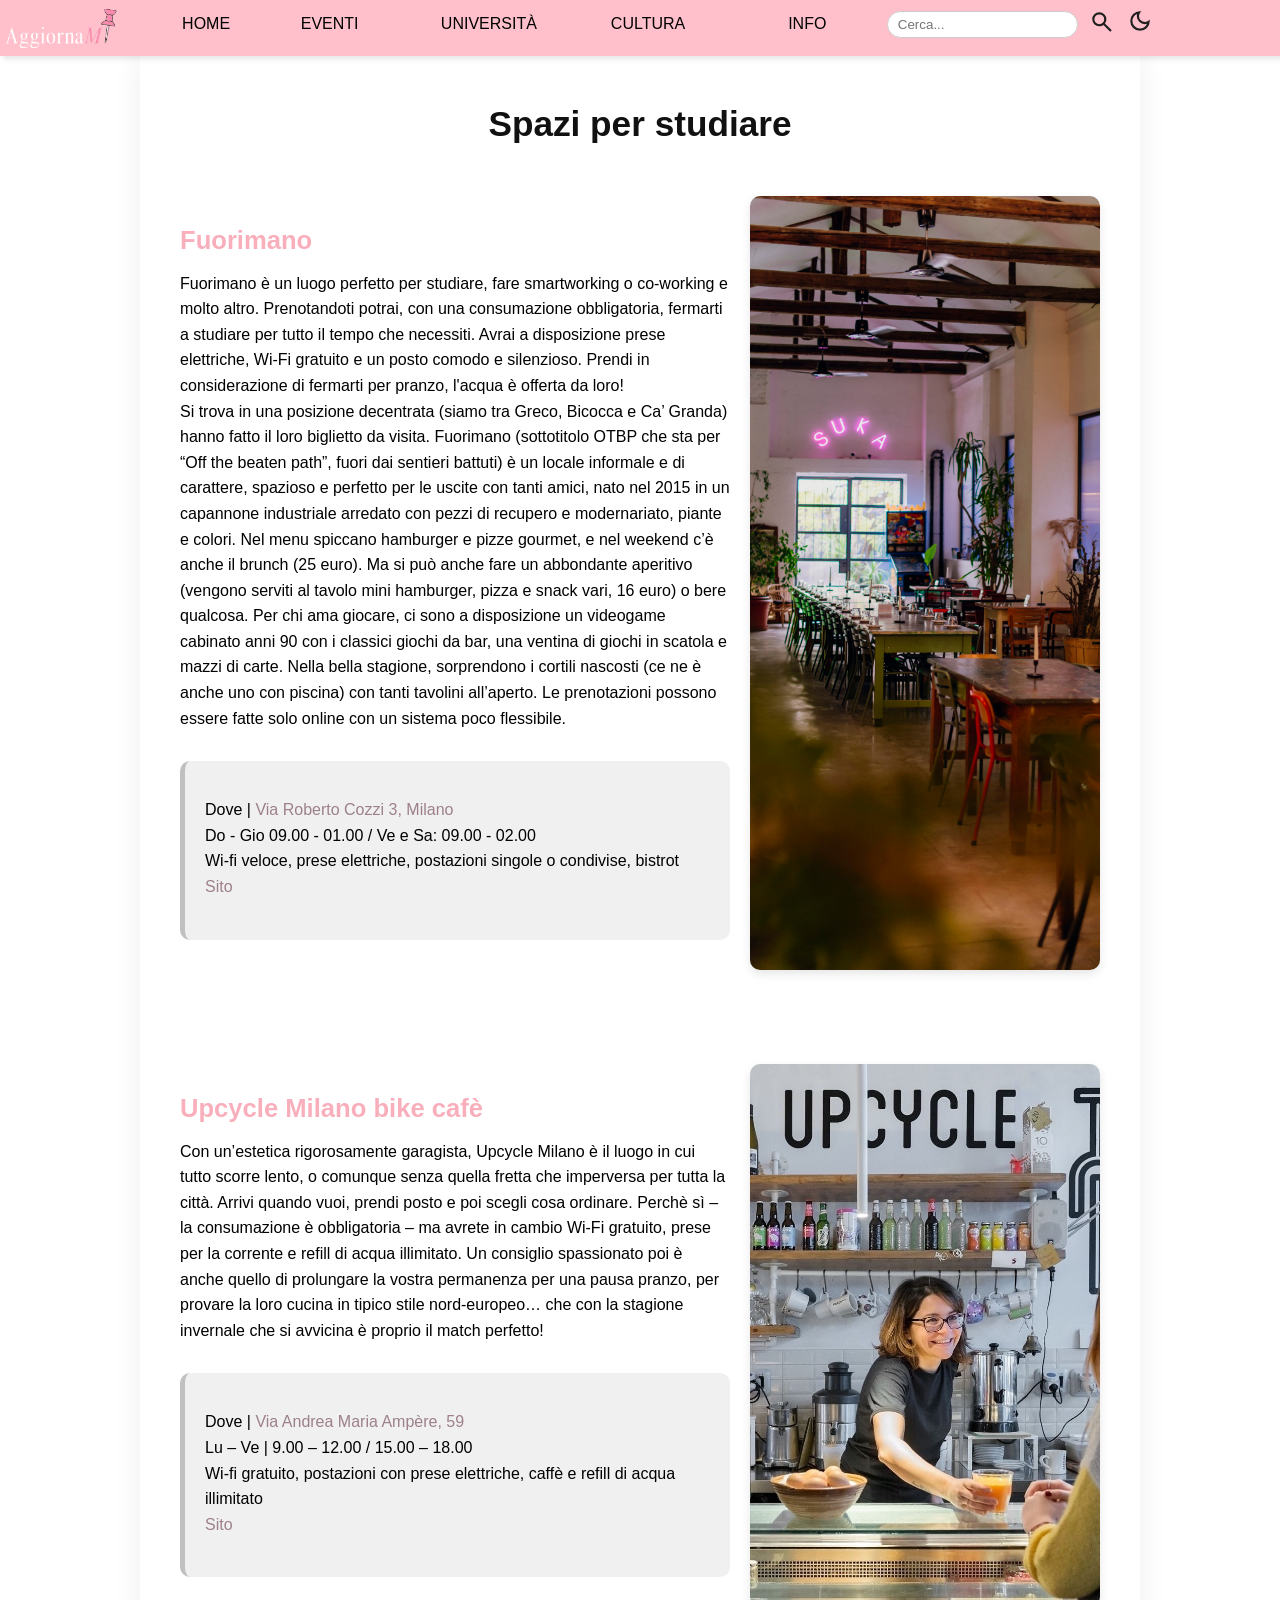
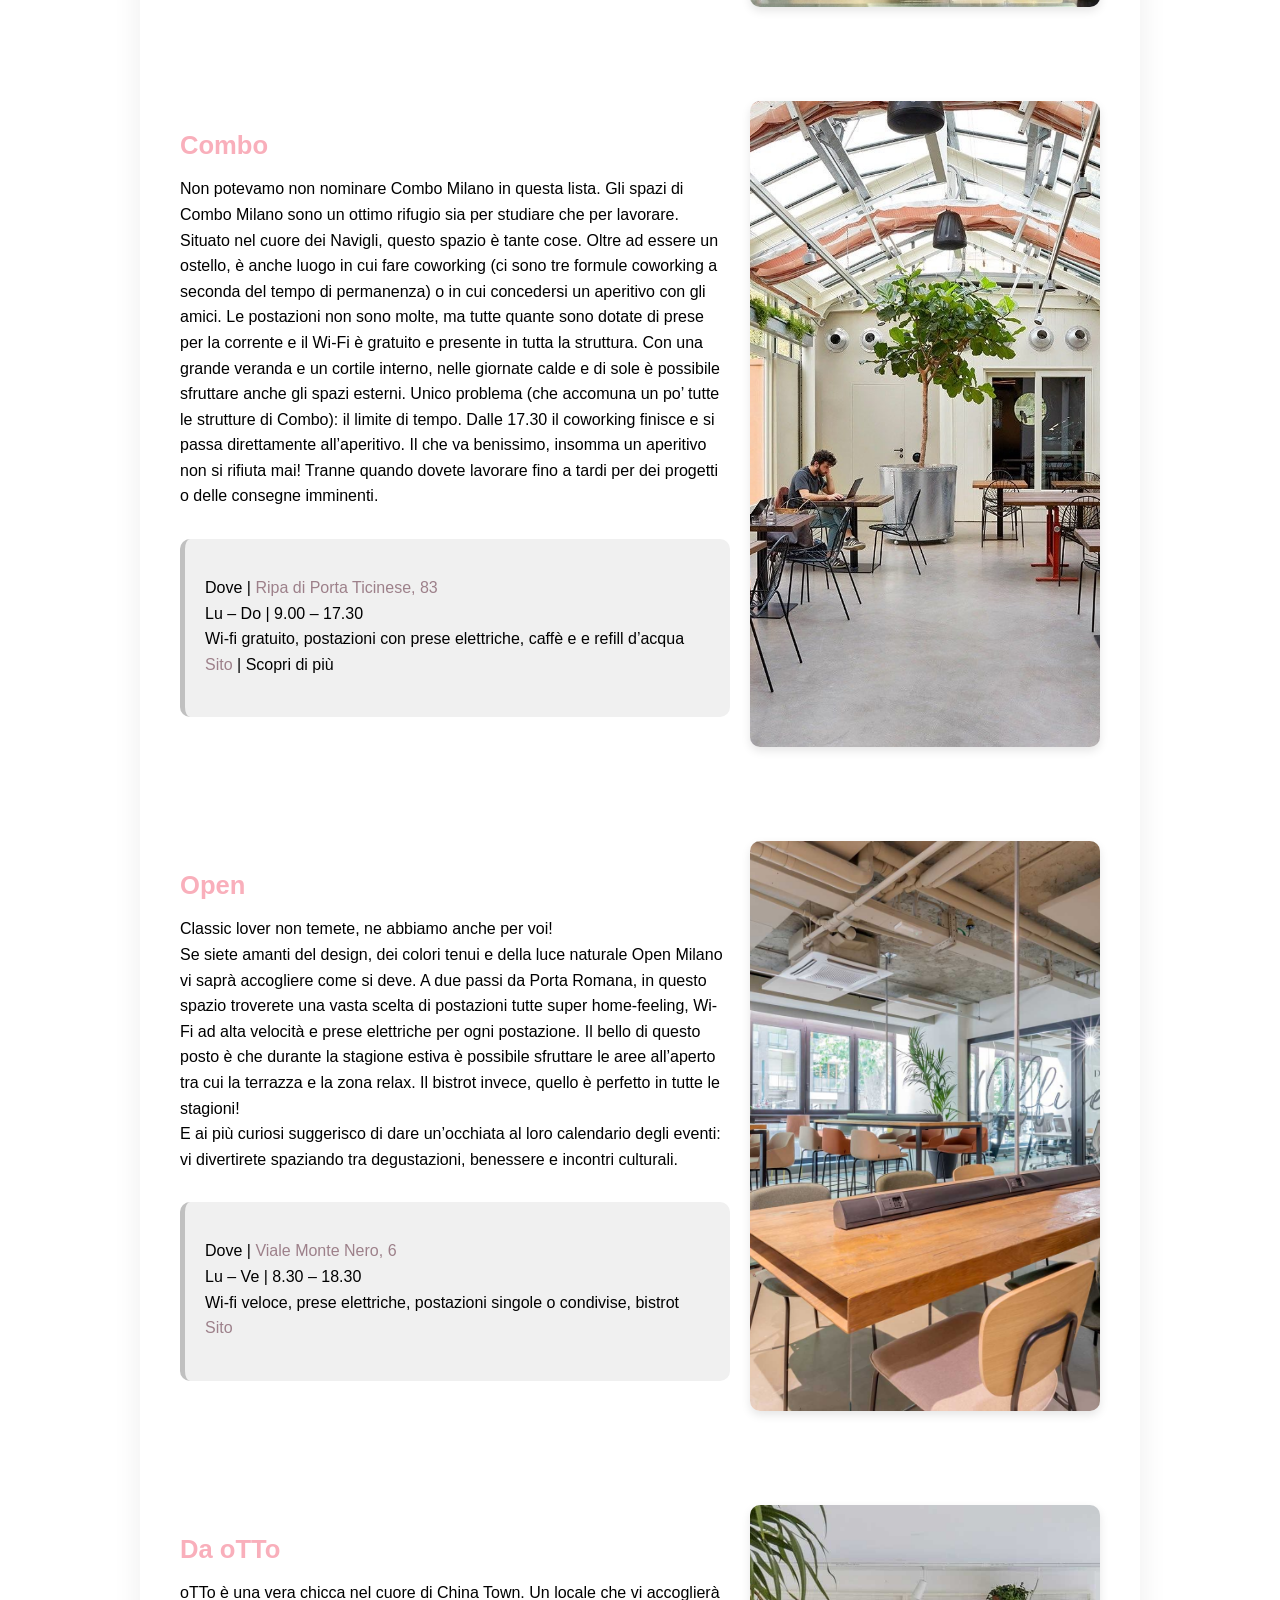
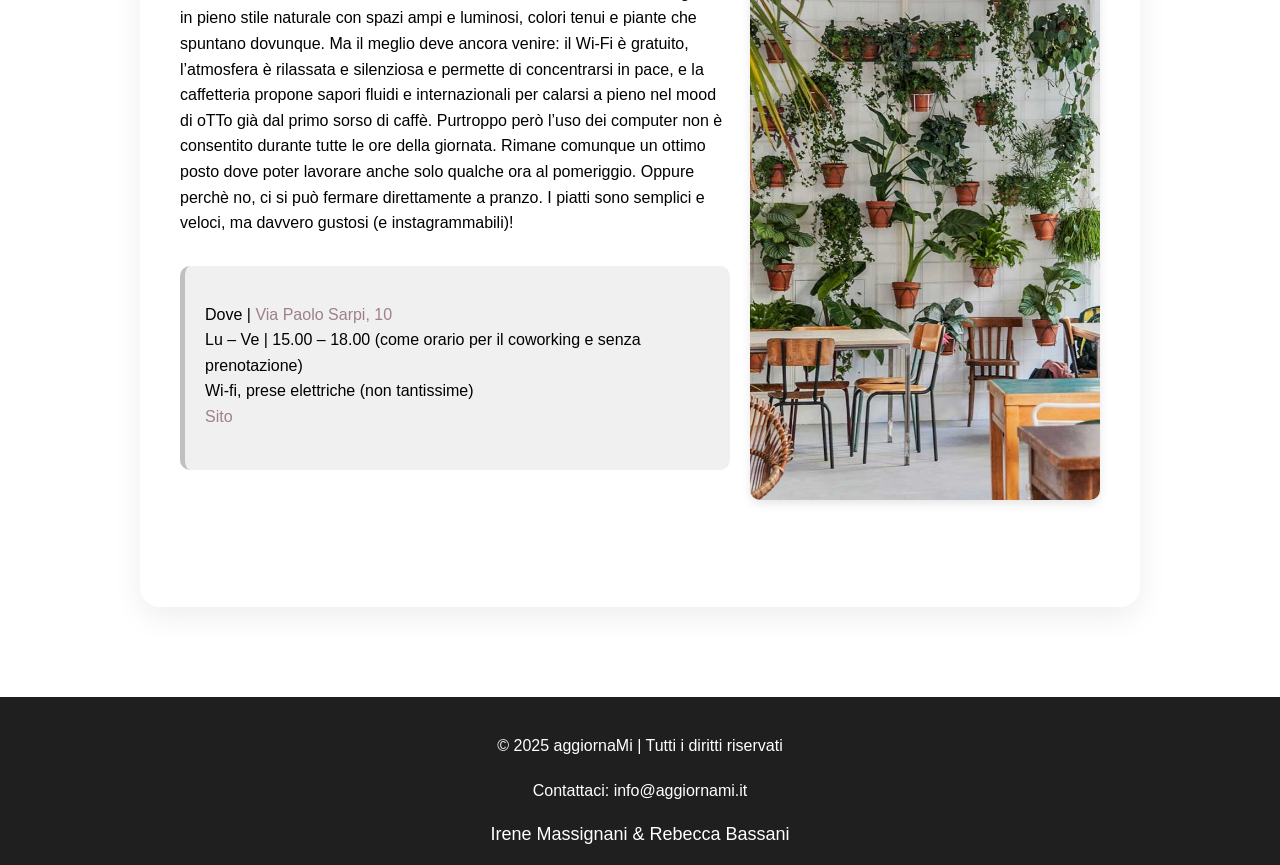
<file: uni/studio.html>
<!DOCTYPE html>
<html lang="it">
    <head>
        <title>Spazi studio</title>
        <meta charset="utf-8">
        <meta http-equiv="X-UA-Compatible" content="IE=edge"> <!--serve se il sito deve essere aperto da browser vecchi-->
        <meta name="viewport" content="width=device-width, initial-scale=1.0"> <!--ho tolto la barretta prima di chiudere la linea (penso non cambi)-->
        <!-- metadato della viewport con relative info x definire lo spazio visibile-->
        <link rel="stylesheet" href="../css/style.css"> 
        <link rel="stylesheet" href="../css/style2.css"/> 
 </head>
        <body>
          <button onclick="scrollToTop()" class="scroll-top" id="scrollTopBtn">↑</button>
          <script src="../js/script.js"></script> <!-- collegamento a pagina Javascript-->
        
               <nav class="navbar">
                 <ul class="menu">
                  <li class="logo-container">
                         <img src="../images/logo.png" alt="Logo AggiornaMi" class="logo"></li>
                         <li><a href="../index.html">HOME</a></li>
                         <li class="hideOnMobile"><a href="#">EVENTI</a>
                         <ul class="submenu">
                          <li><a href="../eventi/serate.html">Serate</a></li>
                          <li><a href="../eventi/aperitivi.html">Aperitivi</a></li>
                          <li><a href="../eventi/concerti.html">Concerti</a></li>
                          <li><a href="../eventi/weeks.html">Le "Weeks"</a></li>
                          </ul>
                          </li>
                          <li class="hideOnMobile"><a href="#">UNIVERSITÀ</a>
                          <ul class="submenu">
                            <li><a href="studio.html">Luoghi studio</a></li>
                            <li><a href="../eventi/serate.html">Serate universitarie</a></li>
                            <li><a href="gratis.html">Gratis</a></li>
                          </ul>
                          </li>
                          <li class="hideOnMobile"><a href="../others/cultura.html">CULTURA</a></li>
                          <li class="hideOnMobile"><a href="../others/info.html">INFO</a></li>
                          <li class="hideOnMobile">
                            <form class="search-form" action="../others/cerca.html" method="get">
                                <input type="text" placeholder="Cerca..." name="q" class="search-input">
                                <button type="submit" class="search-button">
                                  <img id="searchIcon" src="../images/cercas.svg" alt="Cerca" width="26" height="26">  
                                </button>
                            </form>
                        </li>
                         <li class="hideOnMobile">
                          <button id="themeToggle" class="theme-button" onclick="toggleTheme()" type="button">
                          <img id="themeIcon" src="../images/moon.svg" alt="Tema scuro/chiaro" width="26" height="26">
                          </button>
                          </li>
                          <li class="menu-button" onclick=showSidebar()><a href="#"><svg xmlns="http://www.w3.org/2000/svg" height="26px" viewBox="0 -960 960 960" width="26px" fill="#1f1f1f"><path d="M120-240v-80h720v80H120Zm0-200v-80h720v80H120Zm0-200v-80h720v80H120Z"/></svg></a></li>
                         </ul>

                      <ul class="sidebar">
                      <li onclick=hideSidebar()><a href="#"><svg xmlns="http://www.w3.org/2000/svg" height="26px" viewBox="0 -960 960 960" width="26px" fill="#1f1f1f"><path d="m256-200-56-56 224-224-224-224 56-56 224 224 224-224 56 56-224 224 224 224-56 56-224-224-224 224Z"/></svg></a></li>
                      <form class="search-form" action="../others/cerca.html" method="get">
                        <input type="text" placeholder="Cerca..." name="q" class="search-input">
                        <button type="submit" class="search-button">
                           <svg xmlns="http://www.w3.org/2000/svg" height="26px" viewBox="0 -960 960 960" width="26px" fill="#1f1f1f"><path d="M784-120 532-372q-30 24-69 38t-83 14q-109 0-184.5-75.5T120-580q0-109 75.5-184.5T380-840q109 0 184.5 75.5T640-580q0 44-14 83t-38 69l252 252-56 56ZM380-400q75 0 127.5-52.5T560-580q0-75-52.5-127.5T380-760q-75 0-127.5 52.5T200-580q0 75 52.5 127.5T380-400Z"/></svg>
                        </button>
                    </form>
                      <li class="sid"><a href="#">EVENTI</a>
                        <ul class="submenu2">
                          <li><a href="../eventi/serate.html">Serate</a></li>
                          <li><a href="../eventi/aperitivi.html">Aperitivi</a></li>
                          <li><a href="../eventi/concerti.html">Concerti</a></li>
                          <li><a href="../eventi/weeks.html">Le "Weeks"</a></li>
                          </ul>
                      </li>
                      <li class="sid"><a href="#">UNIVERSITÀ</a>
                        <ul class="submenu2">
                          <li><a href="studio.html">Luoghi studio</a></li>
                          <li><a href="../eventi/serate.html">Serate universitarie</a></li>
                          <li><a href="gratis.html">Gratis</a></li>
                          </ul>
                      </li>
                      <li class="sid"><a href="../others/cultura.html">CULTURA</a></li>
                      <li class="sid"><a href="../others/info.html">INFO</a></li>
                      <button onclick="toggleTheme()" class="theme-toggle-mobile">
                          <img id="themeIconMobile" src="../images/moon.svg" alt="Tema" width="26" height="26">
                          </button>
                          </li>
                    </ul>
                </nav>

<main>
                <h1>Spazi per studiare</h1>

   <section class="blocco-testo-immagine">
    <div class="testo">
                <h2 id="parola6">Fuorimano</h2>
                <p>Fuorimano è un luogo perfetto per studiare, fare smartworking o co-working e molto altro. Prenotandoti potrai, con una 
                  consumazione obbligatoria, fermarti a studiare per tutto il tempo che necessiti. Avrai a disposizione prese elettriche, 
                  Wi-Fi gratuito e un posto comodo e silenzioso. Prendi in considerazione di fermarti per pranzo, l'acqua è offerta da loro! <br>
                  Si trova in una posizione decentrata (siamo tra Greco, Bicocca e Ca’ Granda) hanno fatto il loro biglietto da visita. 
                  Fuorimano (sottotitolo OTBP che sta per “Off the beaten path”, fuori dai sentieri battuti) è un locale informale e di 
                  carattere, spazioso e perfetto per le uscite con tanti amici, nato nel 2015 in un capannone industriale arredato con pezzi 
                  di recupero e modernariato, piante e colori. Nel menu spiccano hamburger e pizze gourmet, e nel weekend c’è anche il brunch 
                  (25 euro). Ma si può anche fare un abbondante aperitivo (vengono serviti al tavolo mini hamburger, pizza e snack vari, 16 euro) 
                  o bere qualcosa. Per chi ama giocare, ci sono a disposizione un videogame cabinato anni 90 con i classici giochi da bar, una 
                  ventina di giochi in scatola e mazzi di carte. Nella bella stagione, sorprendono i cortili nascosti (ce ne è anche uno con 
                  piscina) con tanti tavolini all’aperto. Le prenotazioni possono essere fatte solo online con un sistema poco flessibile.</p>

                <div class="info-box">
                <p>Dove | <a href="https://www.google.com/maps/dir//Via+Roberto+Cozzi,+3,+20126+Milano+MI/data=!4m6!4m5!1m1!4e2!1m2!1m1!1s0x4786c730cc48c00b:0x701d614a27c3cbfb?sa=X&ved=1t:707&ictx=111"
                  target="_blank"> Via Roberto Cozzi 3, Milano</a> <br>
                  Do - Gio 09.00 - 01.00 / Ve e Sa: 09.00 - 02.00 <br>
                  Wi-fi veloce, prese elettriche, postazioni singole o condivise, bistrot <br>
                  <a href="https://www.fuorima.no/" target="_blank"> Sito </a>
                  </p>
                </div>
    </div>
    <div class="immagine">
      <img src="../img/Fuorimano-spazi-dettagli-ottobre2023-85-scaled.jpg" alt="Fuorimano">
    </div>
  </section>

  <section class="blocco-testo-immagine">
    <div class="testo">
                <h2 id="parola7">Upcycle Milano bike cafè</h2>
                <p>Con un’estetica rigorosamente garagista, Upcycle Milano è il luogo in cui tutto scorre lento, o comunque senza quella 
                  fretta che imperversa per tutta la città. Arrivi quando vuoi, prendi posto e poi scegli cosa ordinare. Perchè sì 
                  – la consumazione è obbligatoria – ma avrete in cambio Wi-Fi gratuito, prese per la corrente e refill di acqua illimitato. 
                  Un consiglio spassionato poi è anche quello di prolungare la vostra permanenza per una pausa pranzo, per provare la 
                  loro cucina in tipico stile nord-europeo… che con la stagione invernale che si avvicina è proprio il match perfetto!</p>

                <div class="info-box">
                  <p>Dove | <a href="#"
                    target="_blank"> Via Andrea Maria Ampère, 59</a> <br>
                    Lu – Ve | 9.00 – 12.00 / 15.00 – 18.00 <br>
                    Wi-fi gratuito, postazioni con prese elettriche, caffè e refill di acqua illimitato <br>
                    <a href="https://upcyclecafe.it/" target="_blank"> Sito </a>
                    </p>
                </div>  
              </div>
    <div class="immagine">
      <img src="../img/unspecified-2.jpg" alt="Upcycle Milano bike cafè">
    </div>
  </section>  

  <section class="blocco-testo-immagine">
    <div class="testo">
                <h2 id="parola8">Combo</h2>
                <p>Non potevamo non nominare Combo Milano in questa lista. Gli spazi di Combo Milano sono un ottimo rifugio sia per studiare 
                  che per lavorare. <br>
                  Situato nel cuore dei Navigli, questo spazio è tante cose. Oltre ad essere un ostello, è anche luogo in cui fare coworking 
                  (ci sono tre formule coworking a seconda del tempo di permanenza) o in cui concedersi un aperitivo con gli amici. 
                  Le postazioni non sono molte, ma tutte quante sono dotate di prese per la corrente e il Wi-Fi è gratuito e presente in tutta 
                  la struttura. Con una grande veranda e un cortile interno, nelle giornate calde e di sole è possibile sfruttare anche gli 
                  spazi esterni. Unico problema (che accomuna un po’ tutte le strutture di Combo): il limite di tempo. Dalle 17.30 il coworking 
                  finisce e si passa direttamente all’aperitivo. Il che va benissimo, insomma un aperitivo non si rifiuta mai! Tranne quando 
                  dovete lavorare fino a tardi per dei progetti o delle consegne imminenti.</p>

                <div class="info-box">
                    <p>Dove | <a href="#"
                      target="_blank">Ripa di Porta Ticinese, 83</a> <br>
                      Lu – Do | 9.00 – 17.30 <br>
                      Wi-fi gratuito, postazioni con prese elettriche, caffè e e refill d’acqua <br>
                      <a href="http://thisiscombo.com/location/milano/" target="_blank">Sito</a> | 
                      <a href="https://le-strade.com/combo-milano-luogo-dincontro-e-di-viaggio/" target="_blank"></a> Scopri di più
                      </p>
                </div> 
    </div>
    <div class="immagine">
      <img src="../img/77203387_617349149003855_2455778689724448768_o.jpg" alt="Combo">
    </div>
  </section>      

  <section class="blocco-testo-immagine">
    <div class="testo">
                <h2 id="parola9">Open</h2>
                <p>Classic lover non temete, ne abbiamo anche per voi! <br>
                  Se siete amanti del design, dei colori tenui e della luce naturale Open Milano vi saprà accogliere come si deve. A due passi 
                  da Porta Romana, in questo spazio troverete una vasta scelta di postazioni tutte super home-feeling, Wi-Fi ad alta velocità e 
                  prese elettriche per ogni postazione. Il bello di questo posto è che durante la stagione estiva è possibile sfruttare le aree 
                  all’aperto tra cui la terrazza e la zona relax. Il bistrot invece, quello è perfetto in tutte le stagioni! <br>
                  E ai più curiosi suggerisco di dare un’occhiata al loro calendario degli eventi: vi divertirete spaziando tra degustazioni, 
                  benessere e incontri culturali.</p>

                <div class="info-box">      
                      <p>Dove | <a href="#"
                        target="_blank"> Viale Monte Nero, 6 </a> <br>
                        Lu – Ve | 8.30 – 18.30 <br>
                        Wi-fi veloce, prese elettriche, postazioni singole o condivise, bistrot <br>
                        <a href="https://openmilano.com/coworking/" target="_blank">Sito</a>
                        </p>
                </div> 
    </div>
    <div class="immagine">
      <img src="../img/coworking3.jpg" alt="Open">
    </div>
  </section>        

  <section class="blocco-testo-immagine">
    <div class="testo">
                <h2 id="parola10">Da oTTo</h2>
                <p>oTTo è una vera chicca nel cuore di China Town. Un locale che vi accoglierà in pieno stile naturale con spazi ampi e luminosi, 
                  colori tenui e piante che spuntano dovunque. Ma il meglio deve ancora venire: il Wi-Fi è gratuito, l’atmosfera è rilassata e 
                  silenziosa e permette di concentrarsi in pace, e la caffetteria propone sapori fluidi e internazionali per calarsi a pieno nel 
                  mood di oTTo già dal primo sorso di caffè. Purtroppo però l’uso dei computer non è consentito durante tutte le ore della giornata. 
                  Rimane comunque un ottimo posto dove poter lavorare anche solo qualche ora al pomeriggio. Oppure perchè no, ci si può fermare 
                  direttamente a pranzo. I piatti sono semplici e veloci, ma davvero gustosi (e instagrammabili)!</p>

                <div class="info-box">
                        <p>Dove | <a href="#"
                          target="_blank"> Via Paolo Sarpi, 10 </a> <br>
                          Lu – Ve | 15.00 – 18.00 (come orario per il coworking e senza prenotazione) <br>
                          Wi-fi, prese elettriche (non tantissime) <br>
                          <a href="https://www.otto.place/" target="_blank">Sito</a>
                          </p>
                </div> 
    </div>
    <div class="immagine">
      <img src="../img/sarpi-oTTo-milano-piante.jpg" alt="Upcycle Milano bike cafè">
    </div>
</section> 

</main>

<footer>
  <p>&copy; <!--serve per il simbolino del copyright-->
    2025 aggiornaMi | Tutti i diritti riservati</p>
  <p>Contattaci: info@aggiornami.it</p>
  <a href="../others/autori.html" class="no-rosa">Irene Massignani & Rebecca Bassani</a>
</footer>

             <script>
                function showSidebar(){
                  const sidebar = document.querySelector('.sidebar')
                  sidebar.style.display = 'flex'  
                } 
                function hideSidebar(){
                    const sidebar = document.querySelector('.sidebar')
                    sidebar.style.display = 'none'     
                }
               </script>


        </body>
</html>
</file>
<file: css/style.css>
/* --------------------- RESET E FONT --------------------- */
body{
    background-color: azure; /* Colore di sfondo generale della pagina */
    font-family: Arial, Helvetica, sans-serif; /* Font sans-serif semplice */
    font-size: 18px; /* Dimensione base del testo */
    margin: 0; /* Elimina margini di default */
    margin-top: 3.5rem; /* Compensa l’altezza della navbar fissa */
}
section {
    padding: 1.5em 0; /* Spaziatura sopra e sotto per ogni sezione */
}

/* --------------------- NAVBAR --------------------- */
nav{
    background-color: pink; /* Colore rosa per lo sfondo della navbar */
    box-shadow: 3px 3px 5px rgba(0, 0, 0, 0.1); /* Leggera ombra per profondità */
    position: fixed; /* Fissa la navbar in alto */
    top: 0;
    left: 0;
    right: 0;
    width: 100%;
    z-index: 1000; /* Valore molto alto: tiene la navbar sopra agli altri elementi */
}

nav ul{
    list-style: none; /* Nessun pallino nella lista */
    margin: 0;
    padding: 0;
}

nav a:hover{
  text-decoration: none; /* Rimuove sottolineatura al passaggio del mouse */
}

.logo-container {
  list-style: none;
  margin-right: 40px;
  margin-top: 10px;
  display: flex;
  align-items: center; /* Allinea logo verticalmente */
}

.logo {
  height: 50px; /* Altezza del logo nella navbar */
  width: auto;
  object-fit: contain; /* Ridimensiona mantenendo proporzioni */
}

.menu {
    display: flex;
    justify-content: center; /* Centra il contenuto orizzontalmente */
    align-items: center;
    height: 3.5rem;
}

.menu a {
    color:black;
    text-align: center; 
    text-decoration: none;
    padding: 10px 20px;
    display: block; /* Rende cliccabile l’intera area */
}

/* --------------------- ANIMAZIONE SOTTOLINEATURA MENU --------------------- */
/* La sottolineatura che parte dal centro è creata usando ::after sulla voce del menù principale,
quando il mouse passa sopra, la larghezza della sottolineatura si espande da 0 a 100% */
.menu a::after{
  content: '';
  position: absolute;
  width: 0;
  height: 2px;
  background-color: #000; /* colore della sottolineatura */
  bottom: 0;
  left: 50%;
  transform: translateX(-50%);
  transition: width 0.3s ease; /* transizione per la larghezza della sottolineatura */
}

.menu a:hover::after {
  width: 100%; /* Espansione della sottolineatura al passaggio del mouse */
}

/* --------------------- SOTTOMENU DESKTOP --------------------- */
.hideOnMobile a:hover{
    background-color: white; /* Evidenzia al passaggio */
}

.hideOnMobile{
    flex-basis: 180px; /* Larghezza minima */
    position: relative;
}

.submenu{
    position: absolute;
    background-color: #c0c0c0;
    left:0;
    width: 100%;
    display: none; /* Inizialmente nascosto */
    z-index: 1000; 
}

/* --------------------- EFFETTO HOVER SOTTOMENU --------------------- */
.submenu a {
  transition: opacity 0.3s ease, transform 0.3s ease; /* transizione per opacità e spostamento */
}

.submenu a:hover {
  opacity: 0.7; /* Diminuzione di opacità */
  transform: translateX(5px); /* Leggero spostamento verso destra */
}


.hideOnMobile:hover .submenu{
    display: block; /* Mostra sottomenu al passaggio del mouse */
}

/* --------------------- SIDEBAR (MENU MOBILE) --------------------- */
.sidebar{
    position: fixed;
    top:0;
    right:0;
    height: 100vh;
    width: 250px;
    z-index: 999;
    background: pink;
    backdrop-filter: blur(10px);
    box-shadow: -10px 0 10px rgba(0, 0, 0, 0.1);
    display: none; /* Mostrato solo da JS su mobile */
    flex-direction: column;
    align-items: flex-start; 
    justify-content: flex-start; 
    /* justify-content controlla l’allineamento degli elementi figli lungo l’asse principale del flex container
  flex-start fa sì che gli elementi vengano allineati all’inizio dell’asse principale, cioè in alto */
}

.sidebar li.sid {
    width: 100%;
    position: relative;
  }
  
  .sidebar a {
      width: 100%;
      color: black;
      text-align: center;
      text-decoration: none;
      padding: 10px 20px;
      display: block;
  }
  
  .sidebar a:hover {
      background-color: #e0e0e0;
      color: #000;
      transition: background-color 0.3s, color 0.3s;
  }

    .sidebar .logo {
  height: 40px;
  margin: 10px auto;
  display: block;
}

    .submenu2 {
        background-color: #c0c0c0;
        width: 100%;
        max-height: 0;
        overflow: hidden;
        transition: max-height 0.5s ease-in-out;
        /* elimina position: absolute */
        position: relative; /* meglio relative o anche toglierlo */
    }
    
  
  .sid:hover .submenu2 {
      max-height: 500px; /* Espansione verticale su hover */
  }
  
.menu-button{
    display: none; /* Attivato da JS in mobile */
}

/* --------------------- HERO CON VIDEO --------------------- */
.hero {
  position: relative;
  overflow: hidden;
  height: 70vh; /* Più visibilità */
  min-height: 320px;
  width: 100%;
}

.hero video {
  width: 100%;
  height: 100%;
  object-fit: cover;
  display: block;
}

.hero-overlay {
  position: absolute;
  top: 0;
  left: 0;
  width: 100%;
  height: 100%;
  background: linear-gradient(
    rgba(255, 192, 203, 0.3),
    rgba(0, 0, 0, 0.4)
  ); /* Sfuma sopra al video */
  z-index: 1;
}

.hero-text h4 {
  font-size: 2.2rem;
  font-weight: bold;
  margin: 0;
}

.hero-text {
  position: absolute;
  top: 50%;
  left: 50%;
  transform: translate(-50%, -50%);
  color: white;
  z-index: 2;
  text-align: center;
  background-color: rgba(255, 192, 203, 0.25);
  padding: 12px 24px;
  border-radius: 12px;
  backdrop-filter: blur(4px);
  width: 90%;
  max-width: 600px;
}

/* --------------------- CAROUSEL --------------------- */
/* Contenitore principale del carosello */  
.carousel-wrapper {
    width: 90%;
    max-width: 1000px;
    margin: 50px auto;  /* Centra il contenitore con margine sopra e sotto */
    position: relative;
  }

  /* Area scrollabile del carosello */
  .carousel {
    display: flex;
    overflow-x: auto;
    scroll-behavior: smooth;
    gap: 10px;
    padding: 10px;
  }

  .carousel::-webkit-scrollbar {
    display: none; /* Nasconde la scrollbar */
  }

  .carousel-item {
    position: relative;
    flex: 0 0 auto; /* Impedisce il ridimensionamento automatico */
    border-radius: 10px;
    overflow: hidden;
    box-shadow: 0 2px 8px rgba(0, 0, 0, 0.1);
    width: auto;
    height: 200px;
  }

  .carousel-item img {
    width: auto;
    display: block;
    height: 200px;
    object-fit: cover;
  }

  /* Serve per evitare che padding e border si sommino alle dimensioni dichiarate */
*, *::before, *::after{
  box-sizing: border-box;
}

.carousel {
overflow-x: scroll;
overflow-y: hidden;
}

  .arrow {
    position: absolute;
    top: 50%;
    transform: translateY(-50%);
    background: rgba(255, 255, 255, 0.8);
    border: none;
    font-size: 30px;
    padding: 5px 10px;
    cursor: pointer;   /* Serve per indicare un elemento cliccabile */
    z-index: 10;
    border-radius: 50%;
    box-shadow: 0 2px 4px rgba(0,0,0,0.2);
  }

  .arrow.left {
    left: -10px;
  }

  .arrow.right {
    right: -10px;
  }

/* --------------------- IMMAGINI CON TESTO HOVER --------------------- */
.image-hover-container {
  position: relative;
  display: inline-block;
  width: auto;
  height: 200px;
}

.image-hover-container img {
  display: block;
  width: auto;
  height: 200px;
  transition: opacity 0.3s ease;
}

.overlay-text {
  position: absolute;
  top: 50%;
  left: 50%;
  transform: translate(-50%, -50%);
  background-color: rgba(0,0,0,0.6);
  color: #fff;
  padding: 10px 20px;
  border-radius: 8px;
  opacity: 0;
  transition: opacity 0.3s ease;
  text-decoration: none;
  font-size: 1em;
  text-align: center;
}

.image-hover-container:hover img {
  opacity: 0.5;
}

.image-hover-container:hover .overlay-text {
  opacity: 1;
}

/* --------------------- INFOBOX / QUOTE --------------------- */
  .info-box {
    background-color: #f0f0f0;
    padding: 20px;
    border-left: 5px solid #c0c0c0;
    border-radius: 10px;
    margin: 30px 0;
  }

  .quote {
    font-style: italic;
    background-color: #f0f0f0;
    padding: 20px;
    border-left: 5px solid pink;
    margin: 40px 0;
  }

/* --------------------- MAIN CONTENT --------------------- */
main {
    max-width: 1000px;
    margin: 40px auto;
    background: white;
    padding: 40px;
    border-radius: 20px;
    box-shadow: 0 10px 30px rgba(0,0,0,0.07);
    animation: fadeIn 0.6s ease-out;
  }
  
  /* Animazione */
  @keyframes fadeIn {

     /* Stato iniziale dell'animazione */
    from { opacity: 0; /* L'elemento è completamente trasparente */
      transform: translateY(10px); } /* Viene spostato verso il basso di 10px */

      /* Stato finale dell'animazione */
    to { opacity: 1; /* L'elemento diventa completamente visibile */
      transform: translateY(0); } /* Torna alla sua posizione originale */
  }
  
/* --------------------- TITOLI --------------------- */
  h1 {
    font-size: 2.2rem;
    color: #111;
    margin-bottom: 25px;
    text-align: center;
  }
  
  h2 {
    font-size: 1.6rem;
    color: rgb(249, 175, 187);
    margin-top: 30px;
    margin-bottom: 10px;
  }
  
/* --------------------- TESTO E LINK --------------------- */
  p, ul {
    font-size: 1rem;
    line-height: 1.6;
    margin-bottom: 20px;
  }
  
  ul li {
    margin-bottom: 8px;
  }
  
  /* Link colorati e con sottolineatura al passaggio */
  a {
    color: rgb(157, 128, 138);
    text-decoration: none;
    font-weight: 500;
  }

  a:hover {
    text-decoration: underline;
  }

 /* Link chiari (es: su sfondo scuro) */
  a.no-rosa {
    color: white;
    text-decoration: none;
  }
  
  a.no-rosa:hover {
    text-decoration: underline;
  }

/* --------------------- BLOCCHI IMMAGINE + TESTO --------------------- */
/* Per impostare le immagini in maniera ordinata e allineata al blocco di testo*/
.blocco-testo-immagine {
    display: flex;
    align-items: stretch; /* fondamentale: fa sì che entrambi i blocchi abbiano la stessa altezza */
    gap: 20px; /* Aggiunge 20 pixel di spazio tra i figli diretti del contenitore */
    margin-bottom: 40px;
  }
  
  .testo {
    flex: 1;
  }
  
  .immagine {
    flex-shrink: 0;
    width: 350px; /* larghezza */
  }
  
  .immagine img {
    width: 100%;
    height: 100%;
    object-fit: cover;
    border-radius: 10px;
    box-shadow: 0 4px 10px rgba(0, 0, 0, 0.1);
  }

  /* Blocco centrato con immagine */
  .blocco2 {
    text-align: center; /* centra il contenuto orizzontalmente */
    margin-bottom: 2rem; /* spazio sotto ogni blocco */
  }
  
  .blocco2 img {
    width: 400px;         /* larghezza fissa */
    height: auto;         /* mantieni proporzioni */
    margin-top: 10px;     /* spazio sopra l'immagine */
    border-radius: 15px;  /* arrotonda gli angoli */
  }

 /* --------------------- ICONE INSTAGRAM --------------------- */
  a i {
    color: #e1306c;
    transition: transform 0.3s ease;
  }
  
 a i:hover {
    transform: scale(1.2); /* Ιngrandisce al passaggio del mouse */
  }

/* --------------------- FOOTER E STRUTTURA --------------------- */
html, body {
  height: 100%;
  margin: 0;
  display: flex;
  flex-direction: column;
  }
  
  main{
    flex: 1;
  }
  /* spinge il footer verso il basso anche se c'è poco contenuto, ma non lo fissa alla pagina*/ 
footer {
    background-color: #1f1f1f;
    color: white;
    text-align: center;
    padding: 20px 10px;
    margin-top: 50px;
}

/* --------------------- BARRA DI RICERCA --------------------- */
.search-form {
    display: flex;
    align-items: center;
}

.search-input {
    padding: 5px 10px;
    border: 1px solid #ccc;
    border-radius: 20px;
    outline: none;
}

.search-button {
    background: none;
    border: none;
    cursor: pointer;
    margin-left: 5px;
    font-size: 18px;
}

.sidebar .search-form {
  width: 100%;
  display: flex;
  justify-content: center;
  margin: 15px 0;
}

.sidebar .search-input {
  width: 70%;
  max-width: 200px;
}

.sidebar .search-button {
  margin-left: 5px;
}

/* --------------------- COOKIE POPUP --------------------- */
.cookie-popup {
  position: fixed;
  top: 50%;
  left: 50%;
  transform: translate(-50%, -50%);
  background-color: #ffffff;
  color: #333;
  padding: 24px 32px;
  border-radius: 8px; /* rende gli angoli arrotondati*/
  box-shadow: 0 0 20px rgba(0, 0, 0, 0.3);
  z-index: 9999;
  max-width: 400px;
  width: 90%;
  text-align: center;
  display: none; /* sarà attivato da JS */
}

.cookie-popup button {
  margin-top: 16px;
  padding: 10px 20px;
  background-color: #007BFF;
  color: white;
  border: none;
  cursor: pointer; /* Quando passi il mouse sopra il bottone, il cursore cambia da freccia a manina
  così l’utente capisce che può cliccarci sopra */
  border-radius: 4px;
  font-size: 16px;
}

.cookie-popup button:hover {
  background-color: #0056b3;
}

/* Button che compare quando si scorre verso il basso e che riporta all'inizio della pagina*/
.scroll-top {
  position: fixed;
  bottom: 20px;
  right: 20px;
  padding: 10px 15px;
  font-size: 18px;
  background-color: pink;
  border: none;
  border-radius: 50%;
  cursor: pointer;
  box-shadow: 0 2px 5px rgba(0,0,0,0.2);
  transition: opacity 0.3s ease;
  opacity: 0;
  pointer-events: none;
  z-index: 999;
}

/* Classe attiva del bottone "scroll-top":
   lo rende visibile e cliccabile */
.scroll-top.show {
  opacity: 1; /* visibilità piena */
  pointer-events: auto; /* abilitati click e interazioni */
}

.scroll-top:hover {
  background-color: palevioletred;
}


/* MEDIA QUERIES*/ 
/*per adattare le immagini alla dimensione dello schermo*/

/* Media Query per schermi piccoli (fino a 1024px)*/
@media (max-width: 1024px) { 
/* Viene usata la regola @media per includere un blocco di stile CSS che è valido solo se la condizione è vera*/
    .blocco-testo-immagine {
      flex-direction: column; /* Impila gli elementi verticalmente */
      align-items:normal; /* Allineamento standard (utile per dispositivi mobili) */
      text-align: normal; /* Allineamento del testo normale */
    }
  
    .immagine {
      width: 100%; /* L’immagine occupa tutta la larghezza disponibile */
      height: auto; /* Altezza automatica per mantenere le proporzioni */
      margin-top: 20px; /* Spazio sopra l’immagine */
    }
  
    .immagine img {
      width: 100%;
      height: auto;
      object-fit: cover; /* L’immagine copre il contenitore senza deformarsi */
    }
  }

/* Home page responsive (fino a 768px) */  
  @media (max-width: 768px) {
    .hero-text h1 {
      font-size: 1.2rem; /* Riduce la dimensione del titolo */
      padding: 0 10px; /* Aggiunge spazio laterale */
    }
  
    .hero-text {
      padding: 8px 16px; /* Padding generale ridotto */
    }
  }

/* Quote e main (768px) */
  @media screen and (max-width: 768px) {
    .quote {
      font-size: 0.9rem; /* Testo più piccolo per schermi piccoli */
      padding: 16px; /* Spaziatura interna */
    }
  }
  
  @media screen and (max-width: 768px) {
    main {
      padding: 20px; /* Spaziatura attorno al contenuto principale */
    }
  }

/* carosello telefono */
@media screen and (max-width: 768px) {
  .carousel-item {
    flex: 0 0 90%; /* Ogni item occupa il 90% della larghezza visibile */
    max-width: 100%; /* Massima larghezza consentita */
  }

  .carousel-item img {
    width: 100%;
    height: auto; /* Immagini responsive */
  }

  .img-link img {
    width: 100%;
    height: auto;
  }

  .overlay-text {
    font-size: 0.9rem; /* Testo dell’overlay più piccolo */
    padding: 8px 12px;
  }
}

/* cookie pop-up*/
@media screen and (max-width: 768px) {
  .cookie-popup {
    width: 70%; /* Popup più stretto su mobile */
    padding: 15px; /* Padding interno */
    font-size: 14px;  /* Testo più leggibile su schermi piccoli */
  }

  .cookie-popup button {
    padding: 8px 16px;  /* Dimensioni pulsante adattate */
    font-size: 14px;
  }
}

/* menù resposive (mobile) */
@media(max-width: 800px){
    .hideOnMobile{
        display: none;  /* Nasconde elementi non essenziali su mobile */
    }
    .menu-button{
        display: block; /* Mostra il bottone hamburger per il menù */
    }
}

@media(max-width: 400px){
    .sidebar{
        width: 100%; /* Sidebar prende tutta la larghezza disponibile */
    }
}
</file>
<file: css/style2.css>
/* ============================
   VARIABILI GENERALI
============================ */
:root {
  --background-color: #ffffff; /* colore di sfondo chiaro */
  --text-color: #000000;       /* colore del testo in chiaro */
}

body.dark-mode {
  --background-color: #1c1c1c; /* sfondo scuro in dark mode */
  --text-color: #f1f1f1;       /* testo chiaro in dark mode */
  background-color: var(--background-color);
  color: var(--text-color);
}

body {
  background-color: var(--background-color);
  color: var(--text-color);
  transition: background-color 0.3s ease, color 0.3s ease; /* transizione fluida */
}

/* ============================
   PULSANTI TEMA / TOGGLE
============================ */
.theme-button,
.theme-toggle-mobile {
  background: none;
  border: none;
  cursor: pointer;
}

.theme-toggle-mobile {
  margin: 10px auto;
  display: block;
}

/* Icona sole per il toggle mobile (effetto visivo solo se gestito da JS) */
body.dark-mode #themeIconMobile {
  content: "images/sun.svg";
}

/* ============================
   HERO (video + testo)
============================ */

body.dark-mode .hero-overlay {
  background: linear-gradient(
    rgba(100, 100, 100, 0.3),
    rgba(0, 0, 0, 0.5)
  ); /* overlay sfumato per contrasto maggiore */
}

body.dark-mode .hero-text {
  background-color: rgba(80, 80, 80, 0.4); /* sfondo semi-trasparente */
  color: #f1f1f1;
  border: 1px solid rgba(255, 255, 255, 0.1);
}

/* ============================
   INFO BOX
============================ */
body.dark-mode .info-box {
  background-color: #333438; /* grigio scuro */
  border-left: 5px solid #555; /* bordo laterale di contrasto */
  color: #f1f1f1;
}

/* ============================
   QUOTE / CITAZIONI
============================ */
body.dark-mode .quote {
  background-color: #2f2f33;
  border-left: 5px solid #e18bc1; /* rosa acceso */
  color: #ddd;
  font-style: italic;
}

/* ============================
   NAVBAR, SIDEBAR E SOTTOMENU
============================ */
body.dark-mode .navbar,
body.dark-mode .sidebar,
body.dark-mode .submenu,
body.dark-mode .submenu2 {
  background-color: #000000;
  color: #ffffff;
}

/* Colore dei link e input */
body.dark-mode .navbar a,
body.dark-mode .sidebar a,
body.dark-mode .submenu a,
body.dark-mode .submenu2 a,
body.dark-mode .search-input,
body.dark-mode .search-button {
  color: #ffffff;
}

/* Hover su menu principale */
body.dark-mode .hideOnMobile > a:hover {
  background-color: #333438;
  color: #fff;
}

/* Hover su sottomenu */
body.dark-mode .submenu a:hover,
body.dark-mode .submenu2 a:hover {
  background-color: #e18bc1; /* rosa in evidenza */
  color: #000;               /* testo scuro per contrasto */
}

/* ============================
   COOKIE POPUP
============================ */
body.dark-mode .cookie-popup {
  background-color: #2a2a2a;
  color: #ffffff;
}

body.dark-mode .cookie-popup button {
  background-color: #444;
  color: #fff;
  border: none;
  padding: 0.5em 1em;
  cursor: pointer;
}

body.dark-mode .cookie-popup button:hover {
  background-color: #666;
}

/* ============================
   MENU MOBILE ICONS (hamburger/close)
============================ */
body.dark-mode .menu-button svg,
body.dark-mode .sidebar svg {
  fill: #ffffff; /* colore bianco per le icone */
}

/* ============================
   BARRA DI RICERCA
============================ */
body.dark-mode .search-input {
  background-color: #2c2c2c; /* sfondo scuro */
  color: #e0e0e0;            /* testo chiaro */
  border: 1px solid #555;    /* bordo leggermente visibile */
}

body.dark-mode .search-input::placeholder {
  color: #999;               /* colore placeholder più chiaro */
}

/* ============================
   MAIN (contenuto principale)
============================ */
body.dark-mode main {
  background-color: #2b2b2d; /* grigio scuro elegante */
  color: var(--text-color);
  box-shadow: 0 10px 30px rgba(0, 0, 0, 0.5); /* ombra interna */
  max-width: 1000px;
}

/* ============================
   TIPOGRAFIA
============================ */
body.dark-mode h1 {
  color: #f1f1f1;
}

body.dark-mode h2 {
  color: #e18bc1; /* rosa leggibile su sfondo scuro */
}

body.dark-mode p,
body.dark-mode ul {
  color: var(--text-color);
}

/* Link generici */
body.dark-mode a {
  color: #e18bc1;
}

body.dark-mode a:hover {
  color: #ffffff;
  text-decoration: underline;
}

/* ============================
   FOOTER
============================ */
body.dark-mode footer {
  background-color: #121212;
  color: #e0e0e0;
  border-top: 1px solid #333;
}
</file>
